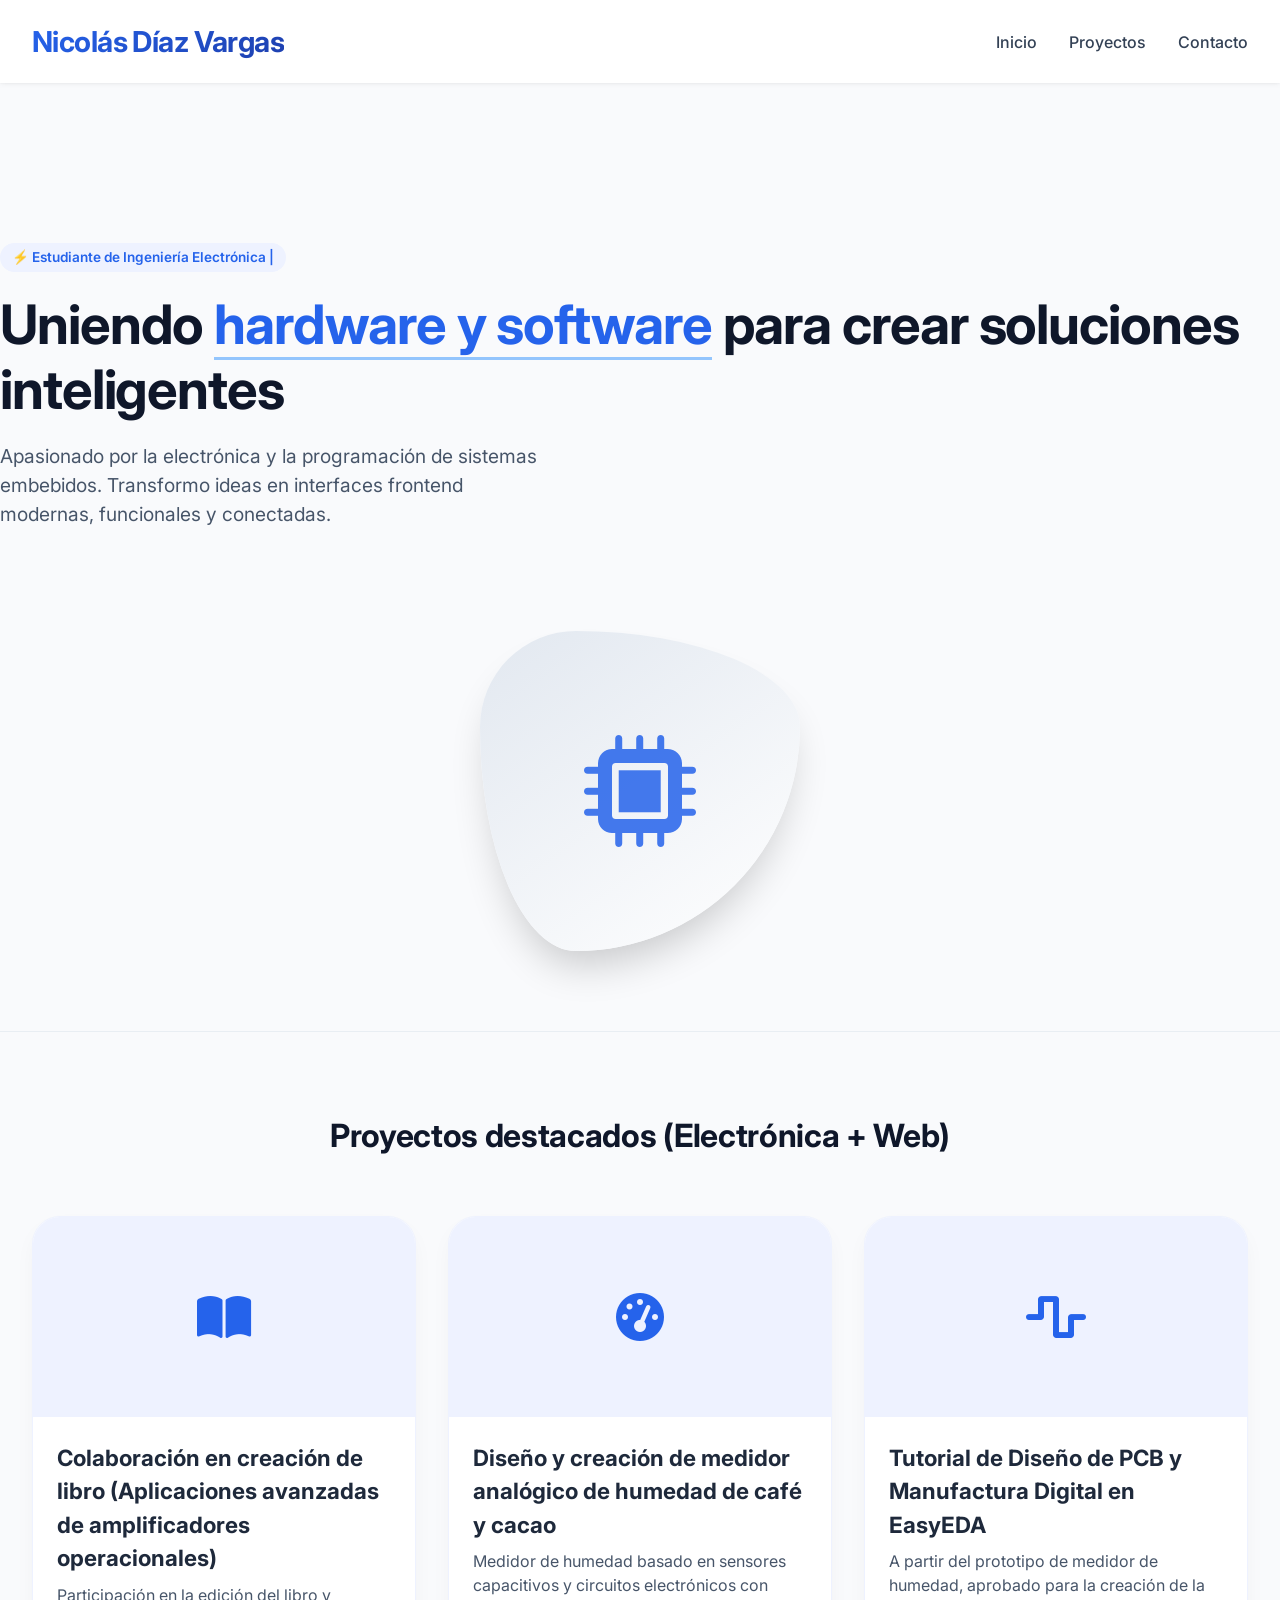
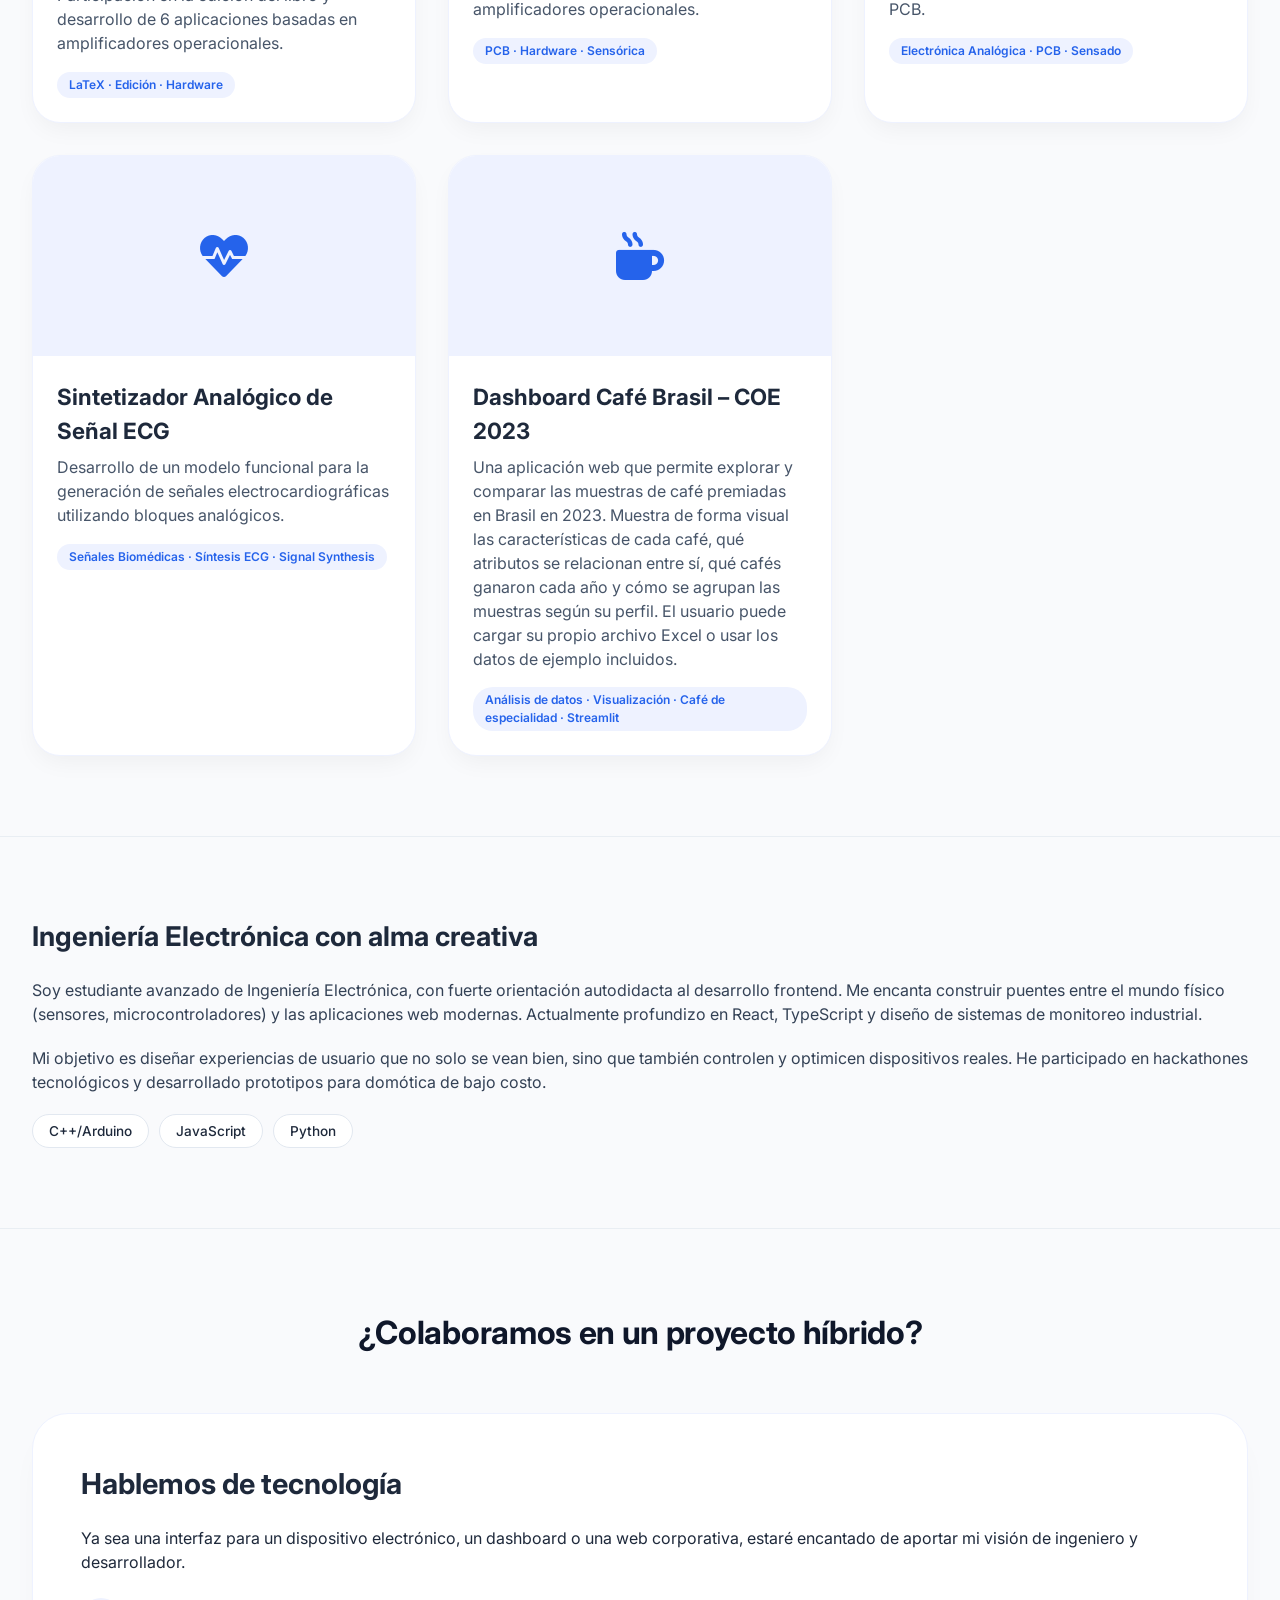
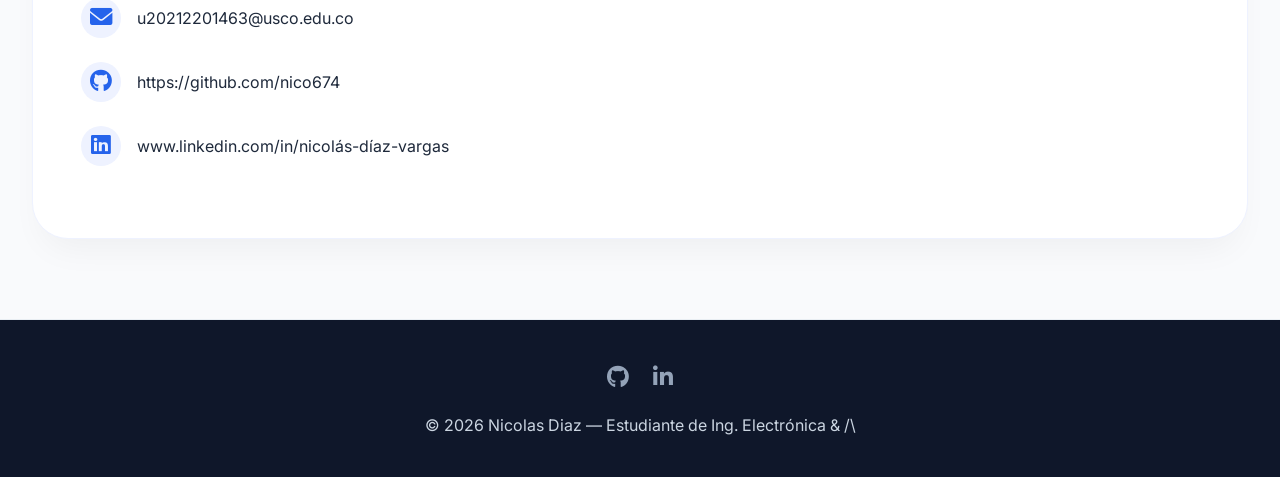
<file: index.html>
<!DOCTYPE html>
<html lang="es">
<head>
  <meta charset="UTF-8">
  <meta name="viewport" content="width=device-width, initial-scale=1.0, viewport-fit=cover">
  <title>Ing. Electrónica | Portafolio Frontend</title>
  <!-- Google Fonts + Font Awesome -->
  <link href="https://fonts.googleapis.com/css2?family=Inter:opsz,wght@14..32,300;14..32,400;14..32,500;14..32,600;14..32,700&display=swap" rel="stylesheet">
  <link rel="stylesheet" href="main.css">
  <link rel="stylesheet" href="https://cdnjs.cloudflare.com/ajax/libs/font-awesome/6.0.0-beta3/css/all.min.css">
 
</head>
<body>

<header>
  <div class="container">
    <div class="navbar">
      <div class="logo">Nicolás Díaz Vargas </div>
      <ul class="nav-links">
        <li><a href="#inicio">Inicio</a></li>
       <!-- <li><a href="#servicios">Enfoque</a></li>-->
        <li><a href="#proyectos">Proyectos</a></li>
        <li><a href="#contacto">Contacto</a></li>
      </ul>
      <!-- <button class="btn-outline" id="navContactBtn">Conectar</button> -->
    </div>
  </div>
</header>

<main>
  <section id="inicio">
    <div class="container hero">
      <div class="hero-content">
        <span class="hero-badge">⚡ Estudiante de Ingeniería Electrónica | </span>
        <h1>Uniendo <span class="hero-highlight">hardware y software</span> para crear soluciones inteligentes</h1>
        <p class="hero-desc">Apasionado por la electrónica y la programación de sistemas embebidos. Transformo ideas en interfaces frontend modernas, funcionales y conectadas.</p>
        <!--<div class="hero-buttons">
          <button class="btn-primary" id="heroContactBtn">Ver proyectos <i class="fas fa-arrow-right" style="margin-left: 8px;"></i></button>
          <button class="btn-secondary" id="heroAboutBtn">Mi formación</button>-->
        </div>
      </div>
      <div class="hero-image">
        <div class="avatar-placeholder">
          <i class="fas fa-microchip"></i>
        </div>
      </div>
    </div>
  </section>
<!--
  <section id="servicios">
    <div class="container">
      <h2 class="section-title">Dónde confluyen la electrónica y el frontend</h2>
      <div class="services-grid">
        <div class="service-card">
          <div class="service-icon"><i class="fas fa-laptop-code"></i></div>
          <h3>Desarrollo Frontend</h3>
          <p>HTML5, CSS3, JavaScript, React y Vue. Interfaces responsivas, accesibles y optimizadas.</p>
        </div>
        <div class="service-card">
          <div class="service-icon"><i class="fas fa-microchip"></i></div>
          <h3>IoT & Dashboards</h3>
          <p>Visualización de datos de sensores en tiempo real, integración con hardware y APIs.</p>
        </div>
        <div class="service-card">
          <div class="service-icon"><i class="fas fa-chalkboard-user"></i></div>
          <h3>Prototipado Rápido</h3>
          <p>Diseño de UI/UX para sistemas embebidos, monitoreo industrial y dispositivos médicos.</p>
        </div>
      </div>
    </div>
  </section>
-->
 <section id="proyectos">
  <div class="container">
    <h2 class="section-title">Proyectos destacados (Electrónica + Web)</h2>

    <div class="projects-grid">

      <!-- Proyecto 1 -->
      <div class="project-item" onclick="window.location.href='proyecto1-detalle.html'">
        <div class="project-img">
          <i class="fas fa-book-open"></i>
        </div>

        <div class="project-info">
          <h3>Colaboración en creación de libro (Aplicaciones avanzadas de amplificadores operacionales)</h3>

          <p>
            Participación en la edición del libro y desarrollo de 6 aplicaciones
            basadas en amplificadores operacionales.
          </p>

          <span class="project-tag">
            LaTeX · Edición · Hardware
          </span>
        </div>
      </div>

      <!-- Proyecto 2 -->
      <div class="project-item" onclick="window.location.href='proyecto2-detalle.html'">
        <div class="project-img">
          <i class="fas fa-tachometer-alt"></i>
        </div>

        <div class="project-info">
          <h3>Diseño y creación de medidor analógico de humedad de café y cacao</h3>

          <p>
            Medidor de humedad basado en sensores capacitivos y circuitos electrónicos
            con amplificadores operacionales.
          </p>

          <span class="project-tag">
            PCB · Hardware · Sensórica
          </span>
        </div>
      </div>

      <!-- Proyecto 3 -->
      <div class="project-item" onclick="window.location.href='proyecto3-detalle.html'">
        <div class="project-img">
          <i class="fas fa-wave-square"></i>
        </div>

        <div class="project-info">
          <h3>Tutorial de Diseño de PCB y Manufactura Digital en EasyEDA</h3>

          <p>
            A partir del prototipo de medidor de humedad, aprobado para la creación
            de la PCB.
          </p>

          <span class="project-tag">
            Electrónica Analógica · PCB · Sensado
          </span>
        </div>
      </div>

      <!-- Proyecto 4 -->
      <div class="project-item" onclick="window.location.href='proyecto4-detalle.html'">
        <div class="project-img">
          <i class="fas fa-heartbeat"></i>
        </div>

        <div class="project-info">
          <h3>Sintetizador Analógico de Señal ECG</h3>

          <p>
            Desarrollo de un modelo funcional para la generación de señales
            electrocardiográficas utilizando bloques analógicos.
          </p>

          <span class="project-tag">
            Señales Biomédicas · Síntesis ECG · Signal Synthesis
          </span>
        </div>
      </div>
      
      <!-- Proyecto 5-->

      <div class="project-item" onclick="window.open('https://coffeanajuan.streamlit.app', '_blank')">
      <div class="project-img">
        <i class="fas fa-mug-hot"></i>
      </div>

  <div class="project-info">
    <h3>Dashboard Café Brasil – COE 2023</h3>

    <p>
      Una aplicación web que permite explorar y comparar las muestras de
      café premiadas en Brasil en 2023. Muestra de forma visual las
      características de cada café, qué atributos se relacionan entre sí,
      qué cafés ganaron cada año y cómo se agrupan las muestras según su
      perfil. El usuario puede cargar su propio archivo Excel o usar los
      datos de ejemplo incluidos.
    </p>

    <span class="project-tag">
      Análisis de datos · Visualización · Café de especialidad · Streamlit
    </span>
  </div>
</div>
  </div>
</section>

  <section id="about">
    <div class="container">
      <div class="about-wrapper">
        <div class="about-text">
          <h3>Ingeniería Electrónica con alma creativa</h3>
          <p>Soy estudiante avanzado de Ingeniería Electrónica, con fuerte orientación autodidacta al desarrollo frontend. Me encanta construir puentes entre el mundo físico (sensores, microcontroladores) y las aplicaciones web modernas. Actualmente profundizo en React, TypeScript y diseño de sistemas de monitoreo industrial.</p>
          <p>Mi objetivo es diseñar experiencias de usuario que no solo se vean bien, sino que también controlen y optimicen dispositivos reales. He participado en hackathones tecnológicos y desarrollado prototipos para domótica de bajo costo.</p>
          <div class="skill-badge">
            <span>C++/Arduino</span>
            <span>JavaScript</span>
            <span>Python</span>
          <!--  
            <span>React</span>
            <span>Tailwind CSS</span>
            <span>Node.js</span>
            -->
          </div>
        </div>
       <!-- <div class="about-stats">
          <div class="stat-number">--</div>
          <p>Proyectos integrados (IoT + Web)</p>
          <div class="stat-number" style="margin-top: 24px;">--</div>
          <p>Hackathones ganados en UI/UX técnica</p>
          <div class="stat-number" style="margin-top: 24px;">--</div>
          <p>Años de experiencia en frontend</p>
        </div>-->
      </div>
    </div>
  </section>

  <section id="contacto">
    <div class="container">
      <h2 class="section-title">¿Colaboramos en un proyecto híbrido?</h2>
      <div class="contact-flex">
        <div class="contact-info">
          <h3>Hablemos de tecnología</h3>
          <p>Ya sea una interfaz para un dispositivo electrónico, un dashboard o una web corporativa, estaré encantado de aportar mi visión de ingeniero y desarrollador.</p>
          <div class="contact-detail">
            <i class="fas fa-envelope"></i>
            <span>u20212201463@usco.edu.co</span>
          </div>
          <div class="contact-detail">
            <i class="fab fa-github"></i>
            <span>https://github.com/nico674</span>
          </div>
          <div class="contact-detail">
            <i class="fab fa-linkedin"></i>
            <span>www.linkedin.com/in/nicolás-díaz-vargas</span>
          </div>
        </div>
<!--
        <form id="contactForm" class="contact-form">
          <input type="text" placeholder="Nombre completo" id="nameInput" required>
          <input type="email" placeholder="Correo electrónico" id="emailInput" required>
          <textarea rows="4" placeholder="Cuéntame tu idea o proyecto..." id="msgInput" required></textarea>
          <button type="submit" id="submitBtn">Enviar mensaje <i class="fas fa-paper-plane"></i></button>
          <div class="form-message" id="formFeedback"></div>
        </form>
    -->  
      </div>
    </div>
  </section>
</main>

<footer>
  <div class="container">
    <div class="social-icons">
      <a href="https://github.com/nico674" aria-label="GitHub"><i class="fab fa-github"></i></a>
      <a href="https://www.linkedin.com/in/nicolás-díaz-vargas" aria-label="LinkedIn"><i class="fab fa-linkedin-in"></i></a>
      <!-- <a href="#" aria-label="Twitter"><i class="fab fa-twitter"></i></a> -->
    </div>
    <p>© 2026 Nicolas Diaz — Estudiante de Ing. Electrónica & /\</p>
  </div>
</footer>

<script>
 src="main.js"
</script>
</body>
</html>
</file>
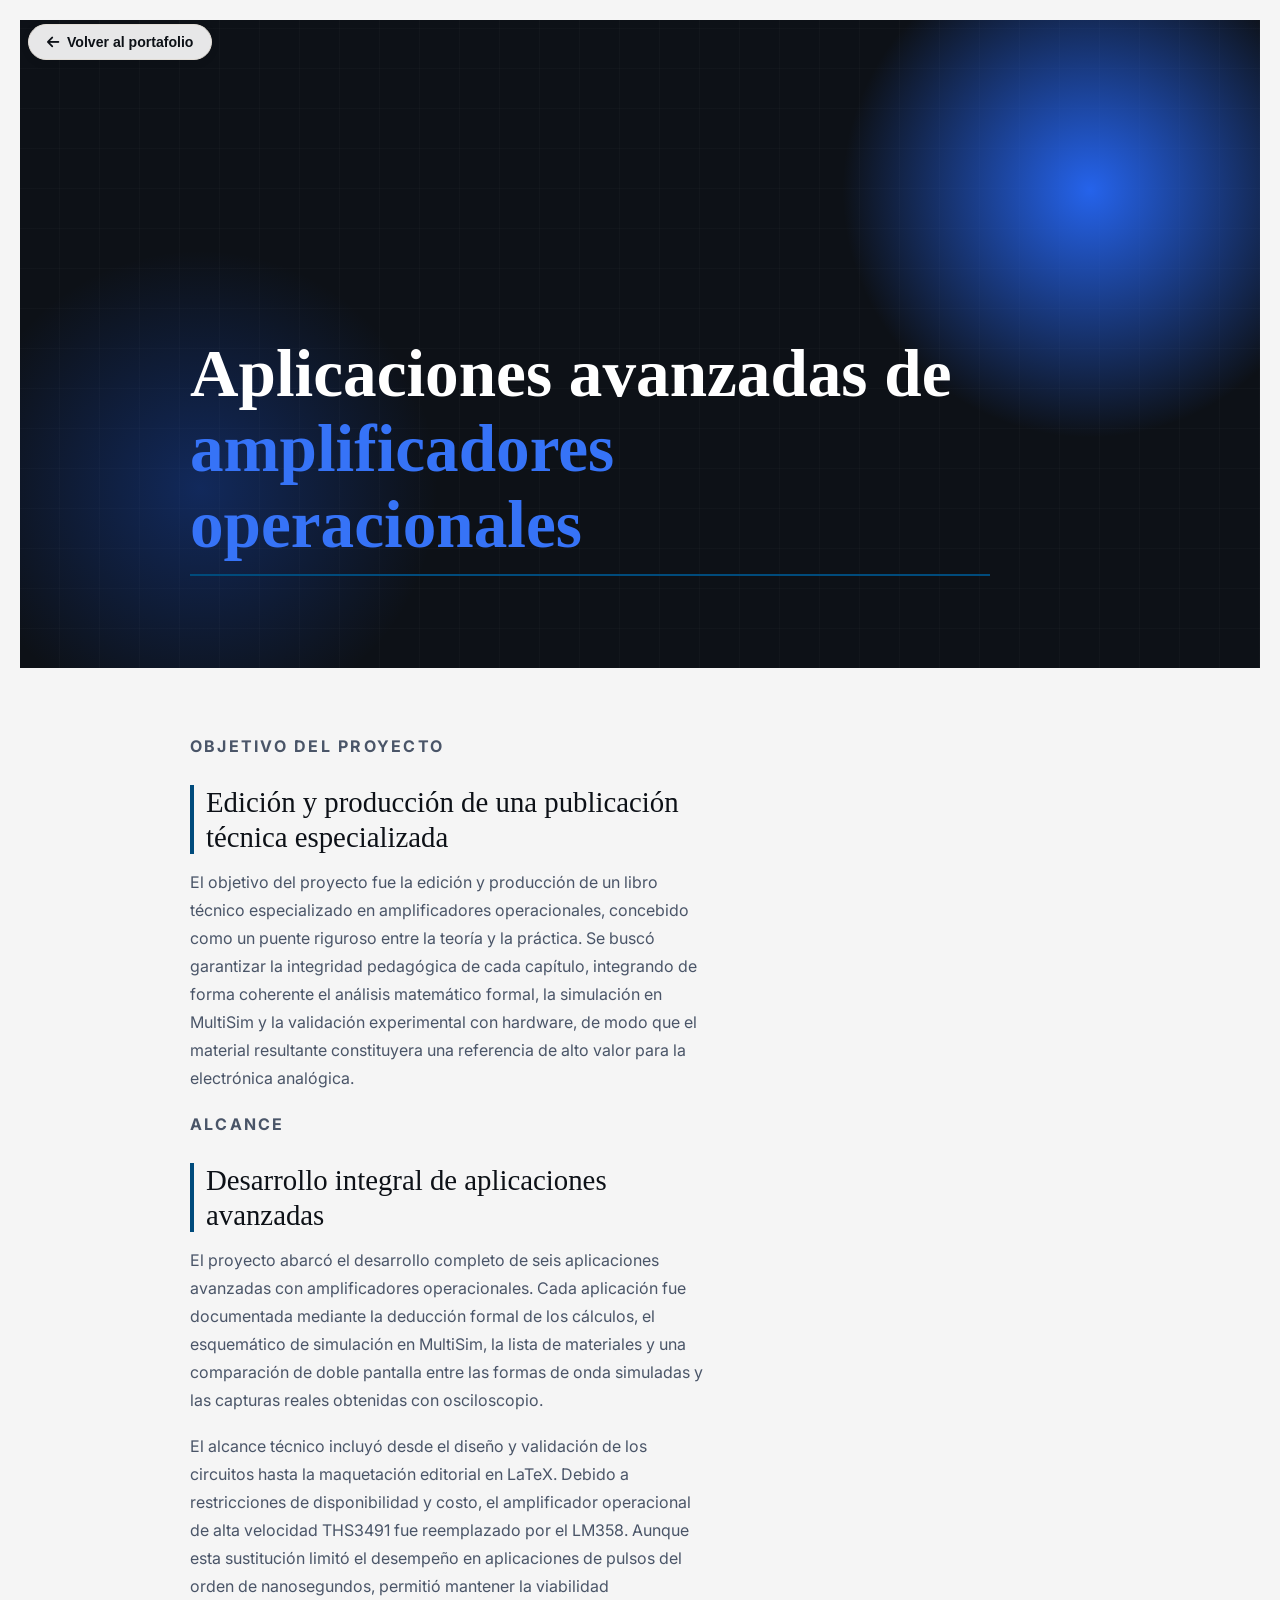
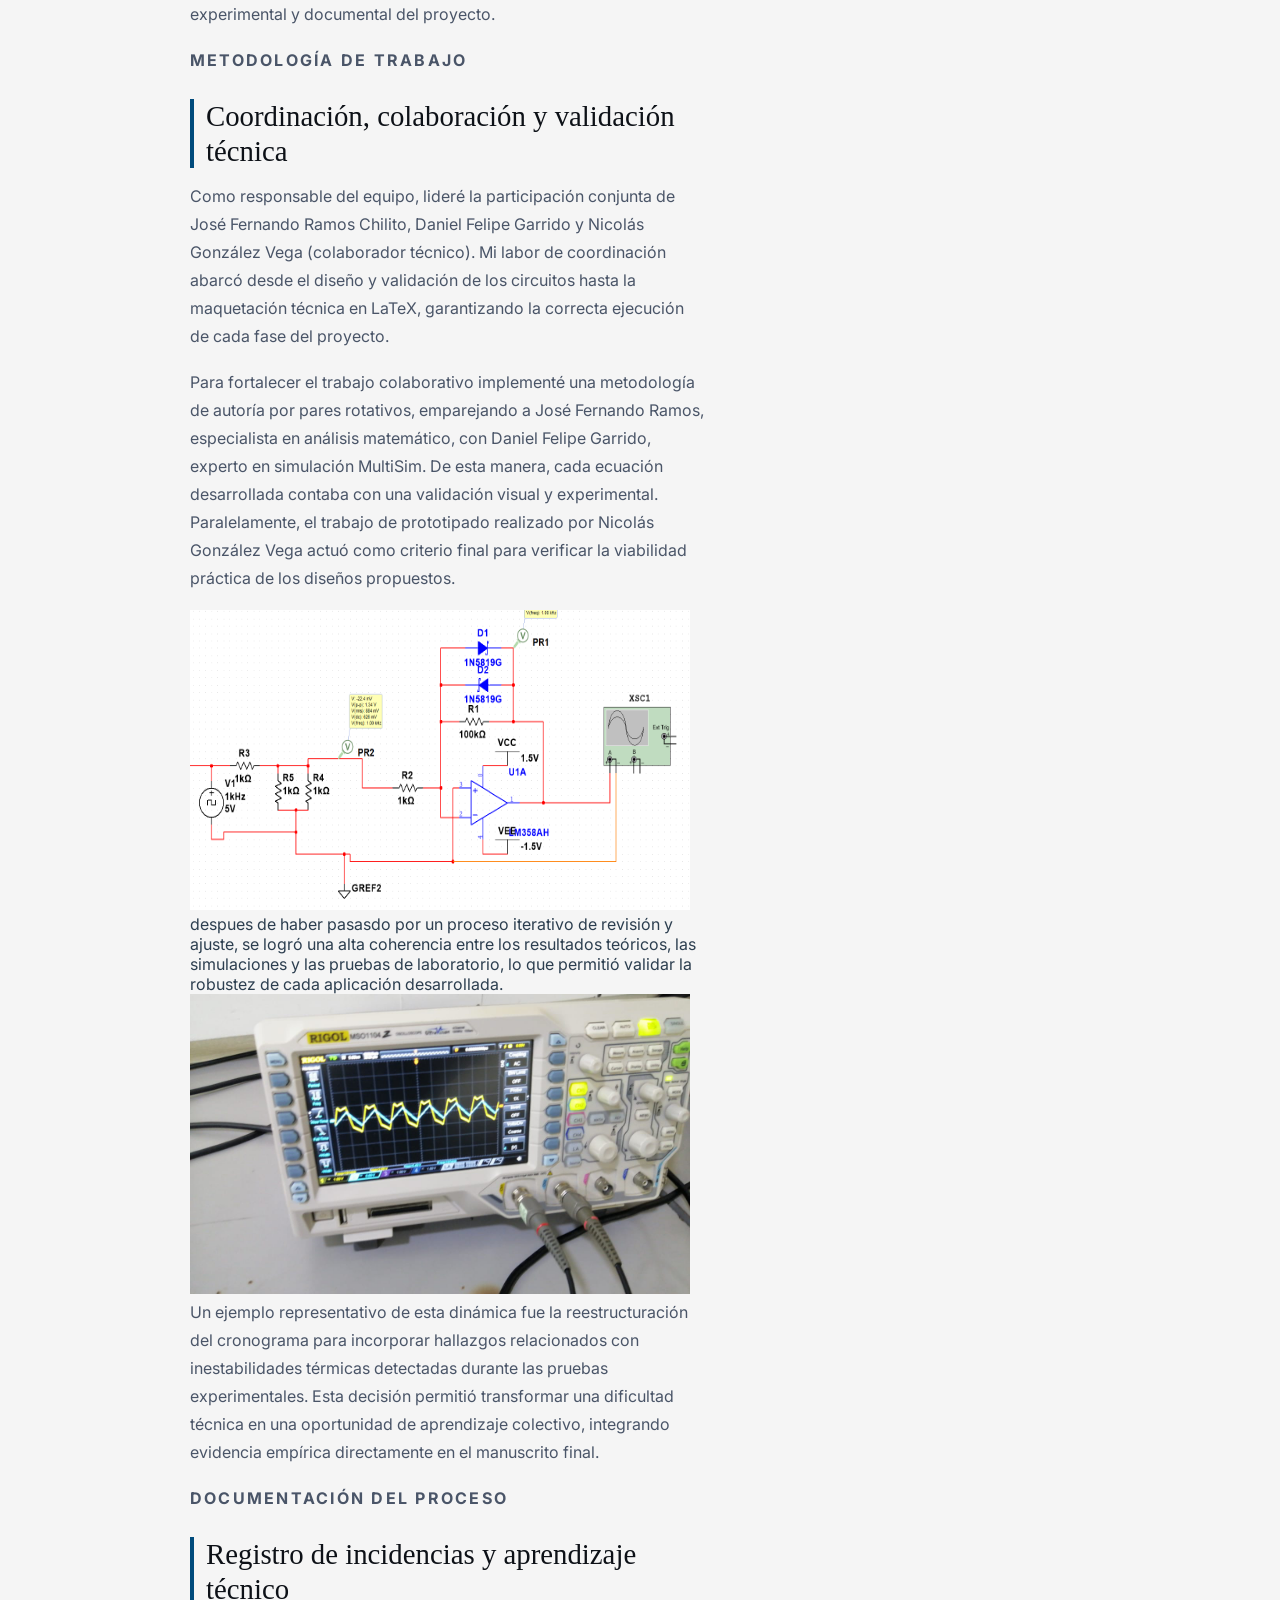
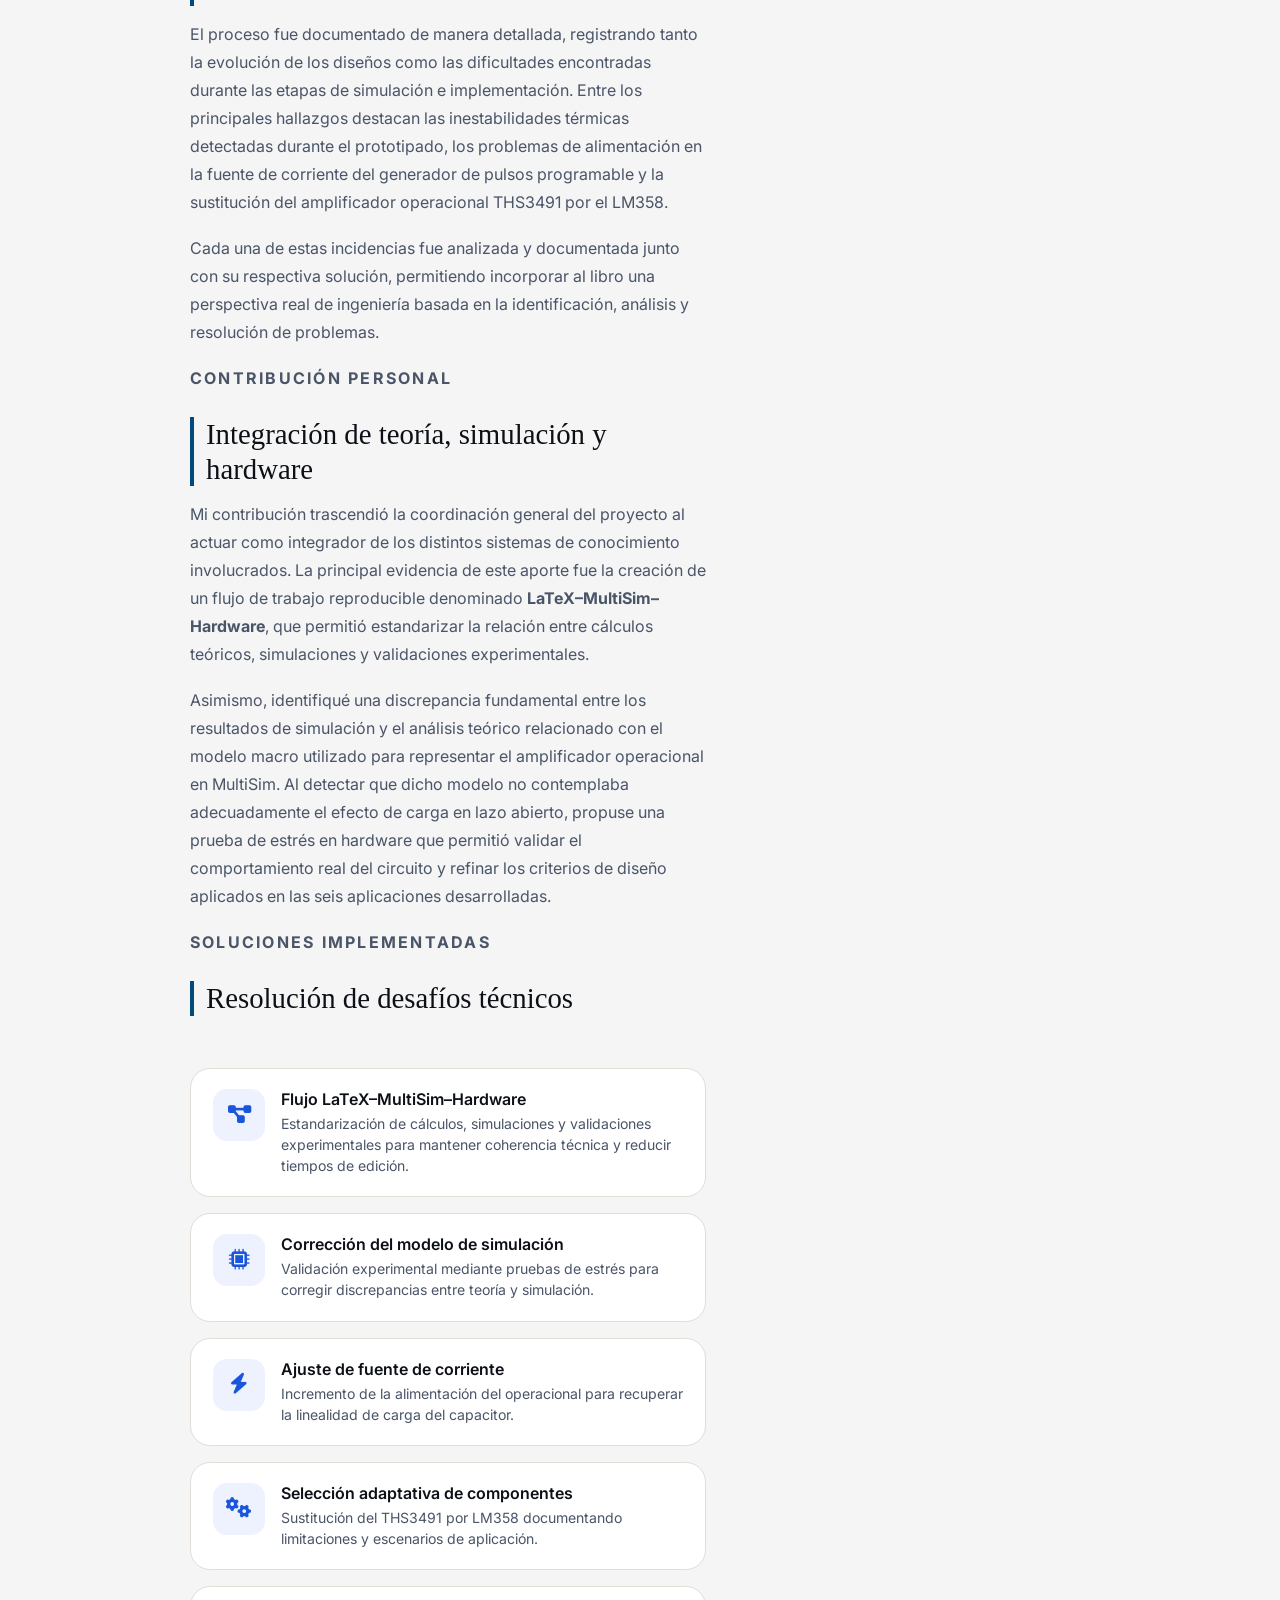
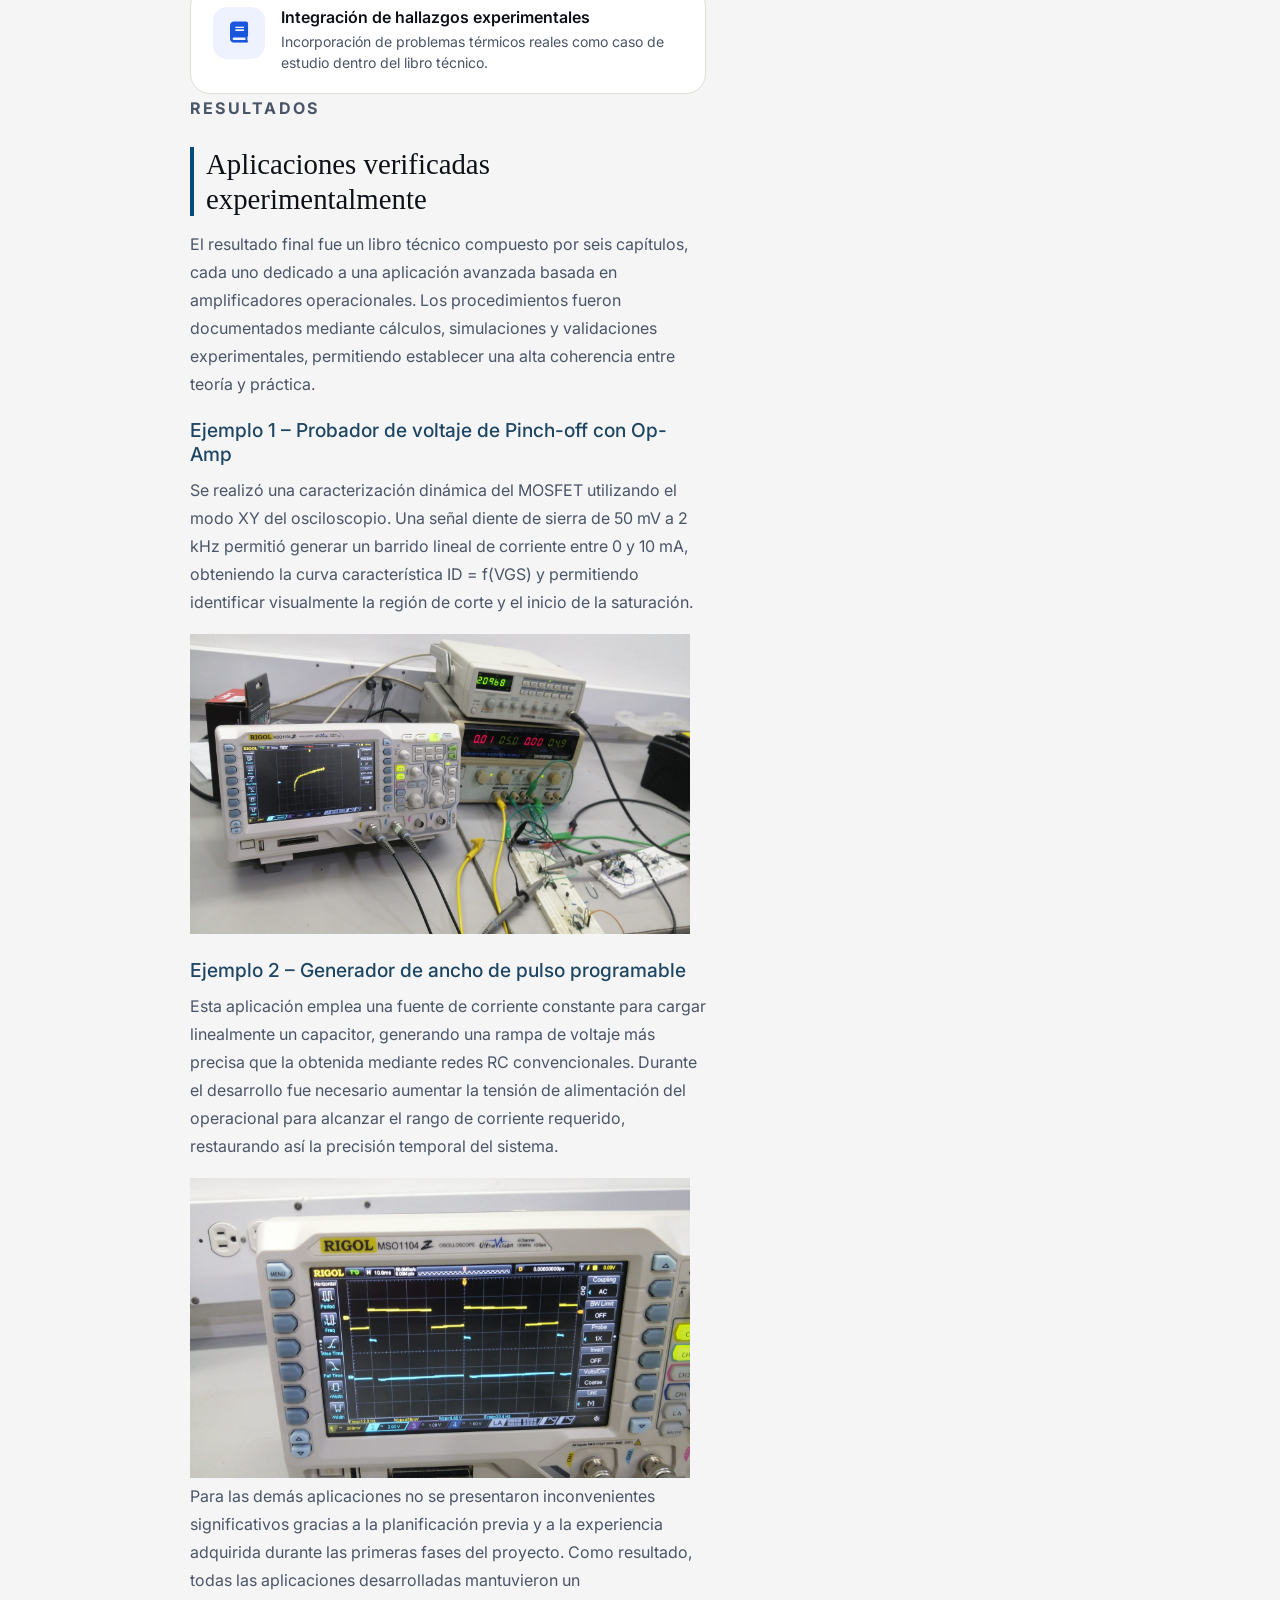
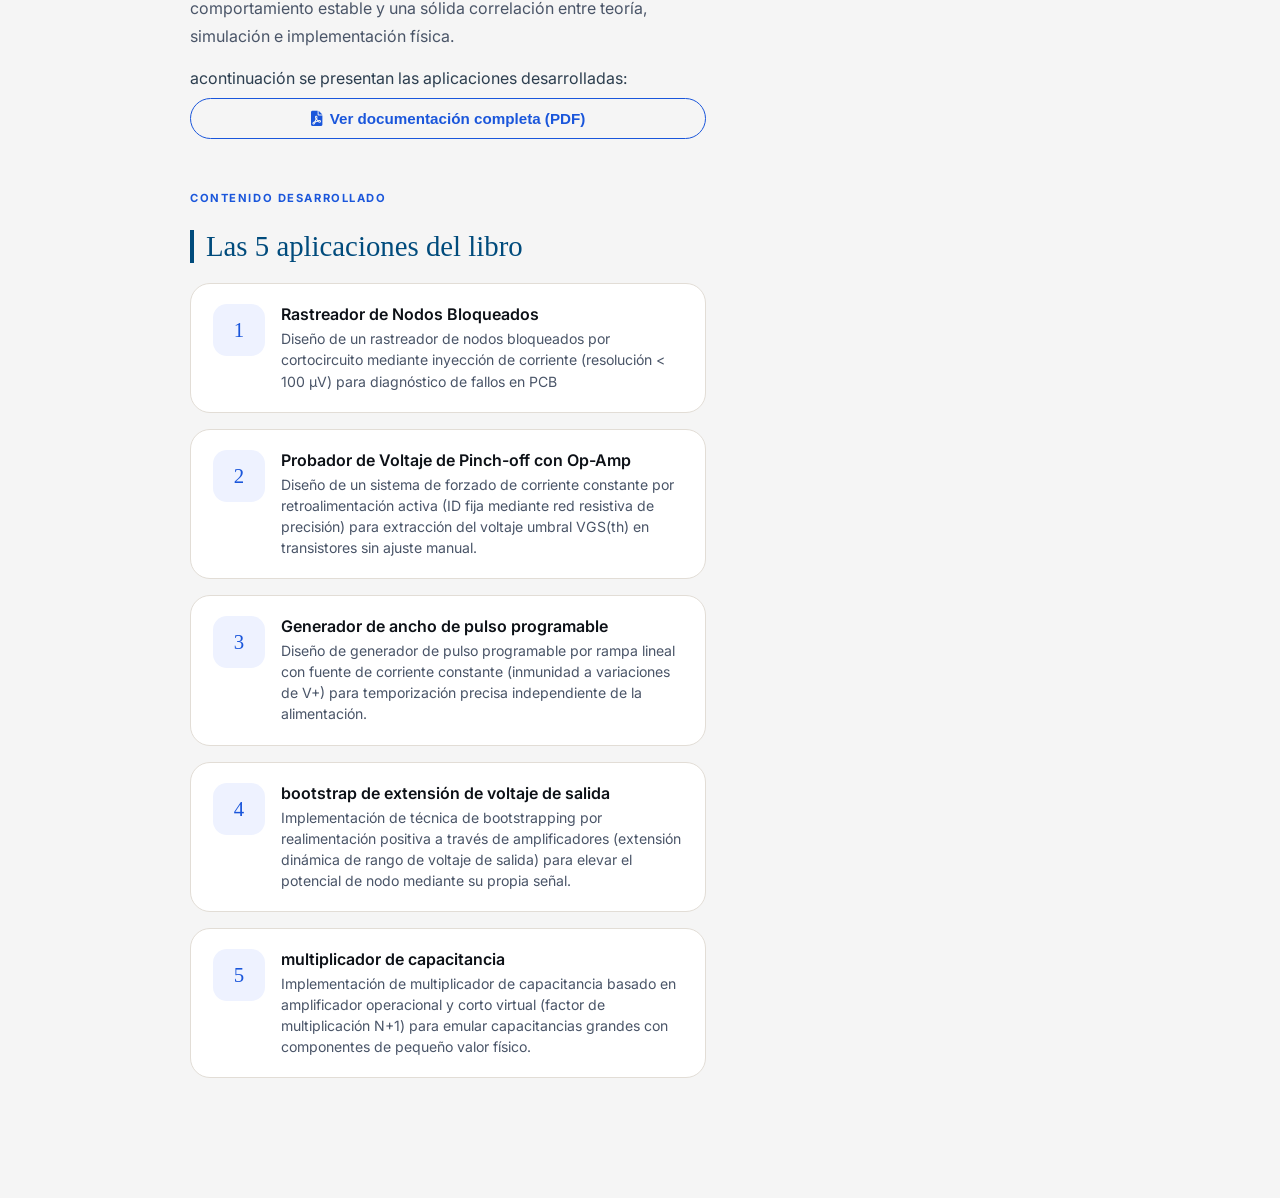
<file: proyecto1-detalle.html>
<!DOCTYPE html>
<html lang="es">
<head>
  <meta charset="UTF-8">
  <meta name="viewport" content="width=device-width, initial-scale=1.0">
  <link href="https://fonts.googleapis.com/css2?family=Inter:opsz,wght@14..32,400;14..32,500;14..32,600;14..32,700&display=swap" rel="stylesheet">
  <link rel="stylesheet" href="https://cdnjs.cloudflare.com/ajax/libs/font-awesome/6.0.0-beta3/css/all.min.css">
    <link rel="stylesheet" href="proyecto1.css">
    </head>


  <a class="back-btn" href="index.html" id="backBtn">
    <i class="fas fa-arrow-left"></i> Volver al portafolio
  </a>

  <!-- HERO -->
  <section class="hero">
    <div class="hero-bg"></div>
    <div class="hero-glow"></div>
    <div class="hero-content">
     <!-- <div class="category-pill">
        <i class="fas fa-book-open"></i>
        Publicación técnica · Electrónica analógica
      </div>-->
      <h1 class="hero-title">
        Aplicaciones avanzadas de<br>
        <span class="hero-highlight">amplificadores operacionales</span>
      </h1>
    <!--<div class="hero-meta">
        <div class="meta-item"><i class="fas fa-calendar-alt"></i> 2026</div>
        <div class="meta-item"><i class="fas fa-users"></i> Colaboración editorial</div>
        <div class="meta-item"><i class="fas fa-microchip"></i> 6 aplicaciones desarrolladas</div>
        <div class="meta-item"><i class="fas fa-file-alt"></i> LaTeX · MultiSim · Hardware</div>
      </div>-->
    </div>
  </section>

  <!-- CONTENT -->
  <div class="content-wrap">

    <!-- MAIN COLUMN -->
    <main>


<div class="prose">

    <p class="section-label">Objetivo del proyecto</p>
    <h2>Edición y producción de una publicación técnica especializada</h2>

    <p>
        El objetivo del proyecto fue la edición y producción de un libro técnico especializado en amplificadores operacionales,
        concebido como un puente riguroso entre la teoría y la práctica. Se buscó garantizar la integridad pedagógica de cada
        capítulo, integrando de forma coherente el análisis matemático formal, la simulación en MultiSim y la validación
        experimental con hardware, de modo que el material resultante constituyera una referencia de alto valor para la
        electrónica analógica.
    </p>

    <p class="section-label">Alcance</p>
    <h2>Desarrollo integral de aplicaciones avanzadas</h2>

    <p>
        El proyecto abarcó el desarrollo completo de seis aplicaciones avanzadas con amplificadores operacionales.
        Cada aplicación fue documentada mediante la deducción formal de los cálculos, el esquemático de simulación en
        MultiSim, la lista de materiales y una comparación de doble pantalla entre las formas de onda simuladas y las
        capturas reales obtenidas con osciloscopio.
    </p>

    <p>
        El alcance técnico incluyó desde el diseño y validación de los circuitos hasta la maquetación editorial en LaTeX.
        Debido a restricciones de disponibilidad y costo, el amplificador operacional de alta velocidad THS3491 fue
        reemplazado por el LM358. Aunque esta sustitución limitó el desempeño en aplicaciones de pulsos del orden de
        nanosegundos, permitió mantener la viabilidad experimental y documental del proyecto.
    </p>

    <p class="section-label">Metodología de trabajo</p>
    <h2>Coordinación, colaboración y validación técnica</h2>

    <p>
        Como responsable del equipo, lideré la participación conjunta de José Fernando Ramos Chilito, Daniel Felipe Garrido
        y Nicolás González Vega (colaborador técnico). Mi labor de coordinación abarcó desde el diseño y validación de los
        circuitos hasta la maquetación técnica en LaTeX, garantizando la correcta ejecución de cada fase del proyecto.
    </p>

    <p>
        Para fortalecer el trabajo colaborativo implementé una metodología de autoría por pares rotativos, emparejando a
        José Fernando Ramos, especialista en análisis matemático, con Daniel Felipe Garrido, experto en simulación
        MultiSim. De esta manera, cada ecuación desarrollada contaba con una validación visual y experimental.
        Paralelamente, el trabajo de prototipado realizado por Nicolás González Vega actuó como criterio final para
        verificar la viabilidad práctica de los diseños propuestos.
    </p>


    <div class="circuit-illustration">
          <img src="img/rastreador nodos.png" alt="Diagrama del circuito generador de señales ECG" width="500" height="300">
        </div>
 despues de haber pasasdo por un proceso iterativo de revisión y ajuste, se logró una alta coherencia entre los resultados teóricos, 
 las simulaciones y las pruebas de laboratorio, lo que permitió validar la robustez de cada aplicación desarrollada.
        <div class="circuit-illustration">
          <img src="img/optimas condiciones.jpeg" alt="Diagrama del circuito generador de señales ECG" width="500" height="300">
        </div>

    <p>
        Un ejemplo representativo de esta dinámica fue la reestructuración del cronograma para incorporar hallazgos
        relacionados con inestabilidades térmicas detectadas durante las pruebas experimentales. Esta decisión permitió
        transformar una dificultad técnica en una oportunidad de aprendizaje colectivo, integrando evidencia empírica
        directamente en el manuscrito final.
    </p>

    <p class="section-label">Documentación del proceso</p>
    <h2>Registro de incidencias y aprendizaje técnico</h2>

    <p>
        El proceso fue documentado de manera detallada, registrando tanto la evolución de los diseños como las dificultades
        encontradas durante las etapas de simulación e implementación. Entre los principales hallazgos destacan las
        inestabilidades térmicas detectadas durante el prototipado, los problemas de alimentación en la fuente de corriente
        del generador de pulsos programable y la sustitución del amplificador operacional THS3491 por el LM358.
    </p>

    <p>
        Cada una de estas incidencias fue analizada y documentada junto con su respectiva solución, permitiendo incorporar
        al libro una perspectiva real de ingeniería basada en la identificación, análisis y resolución de problemas.
    </p>

    <p class="section-label">Contribución personal</p>
    <h2>Integración de teoría, simulación y hardware</h2>

    <p>
        Mi contribución trascendió la coordinación general del proyecto al actuar como integrador de los distintos sistemas
        de conocimiento involucrados. La principal evidencia de este aporte fue la creación de un flujo de trabajo
        reproducible denominado <strong>LaTeX–MultiSim–Hardware</strong>, que permitió estandarizar la relación entre
        cálculos teóricos, simulaciones y validaciones experimentales.
    </p>

    <p>
        Asimismo, identifiqué una discrepancia fundamental entre los resultados de simulación y el análisis teórico
        relacionado con el modelo macro utilizado para representar el amplificador operacional en MultiSim. Al detectar
        que dicho modelo no contemplaba adecuadamente el efecto de carga en lazo abierto, propuse una prueba de estrés
        en hardware que permitió validar el comportamiento real del circuito y refinar los criterios de diseño aplicados
        en las seis aplicaciones desarrolladas.
    </p>

    <p class="section-label">Soluciones implementadas</p>
    <h2>Resolución de desafíos técnicos</h2>

</div>

<div class="apps-block">
    <div class="app-list">

        <div class="app-card">
            <div class="app-num"><i class="fas fa-project-diagram"></i></div>
            <div>
                <div class="app-name">Flujo LaTeX–MultiSim–Hardware</div>
                <div class="app-desc">
                    Estandarización de cálculos, simulaciones y validaciones experimentales para mantener coherencia
                    técnica y reducir tiempos de edición.
                </div>
            </div>
        </div>

        <div class="app-card">
            <div class="app-num"><i class="fas fa-microchip"></i></div>
            <div>
                <div class="app-name">Corrección del modelo de simulación</div>
                <div class="app-desc">
                    Validación experimental mediante pruebas de estrés para corregir discrepancias entre teoría y simulación.
                </div>
            </div>
        </div>

        <div class="app-card">
            <div class="app-num"><i class="fas fa-bolt"></i></div>
            <div>
                <div class="app-name">Ajuste de fuente de corriente</div>
                <div class="app-desc">
                    Incremento de la alimentación del operacional para recuperar la linealidad de carga del capacitor.
                </div>
            </div>
        </div>

        <div class="app-card">
            <div class="app-num"><i class="fas fa-cogs"></i></div>
            <div>
                <div class="app-name">Selección adaptativa de componentes</div>
                <div class="app-desc">
                    Sustitución del THS3491 por LM358 documentando limitaciones y escenarios de aplicación.
                </div>
            </div>
        </div>

        <div class="app-card">
            <div class="app-num"><i class="fas fa-book"></i></div>
            <div>
                <div class="app-name">Integración de hallazgos experimentales</div>
                <div class="app-desc">
                    Incorporación de problemas térmicos reales como caso de estudio dentro del libro técnico.
                </div>
            </div>
        </div>

    </div>
</div>

<div class="prose">

    <p class="section-label">Resultados</p>
    <h2>Aplicaciones verificadas experimentalmente</h2>

    <p>
        El resultado final fue un libro técnico compuesto por seis capítulos, cada uno dedicado a una aplicación avanzada
        basada en amplificadores operacionales. Los procedimientos fueron documentados mediante cálculos, simulaciones y
        validaciones experimentales, permitiendo establecer una alta coherencia entre teoría y práctica.
    </p>

    <h3>Ejemplo 1 – Probador de voltaje de Pinch-off con Op-Amp</h3>

    <p>
        Se realizó una caracterización dinámica del MOSFET utilizando el modo XY del osciloscopio. Una señal diente de
        sierra de 50 mV a 2 kHz permitió generar un barrido lineal de corriente entre 0 y 10 mA, obteniendo la curva
        característica ID = f(VGS) y permitiendo identificar visualmente la región de corte y el inicio de la saturación.
    </p>

 <div class="circuit-illustration">
          <img src="img/curva caracteristica mosfet.jpeg" alt="Diagrama del circuito generador de señales ECG" width="500" height="300">
        </div>

    <h3>Ejemplo 2 – Generador de ancho de pulso programable</h3>

    <p>
        Esta aplicación emplea una fuente de corriente constante para cargar linealmente un capacitor, generando una
        rampa de voltaje más precisa que la obtenida mediante redes RC convencionales. Durante el desarrollo fue necesario
        aumentar la tensión de alimentación del operacional para alcanzar el rango de corriente requerido, restaurando
        así la precisión temporal del sistema.
    </p>
 <div class="circuit-illustration">
          <img src="img/anchopulsoP.jpeg" alt="Diagrama del circuito generador de señales ECG" width="500" height="300">
        </div>
    <p>
        Para las demás aplicaciones no se presentaron inconvenientes significativos gracias a la planificación previa y
        a la experiencia adquirida durante las primeras fases del proyecto. Como resultado, todas las aplicaciones
        desarrolladas mantuvieron un comportamiento estable y una sólida correlación entre teoría, simulación e
        implementación física.
    </p>

</div>

      
      <p> acontinuación se presentan las aplicaciones desarrolladas:</p>
      <!-- Circuit mockup (SVG illustration) -->
      <a href="Libro_electrónica_análoga_3__Copy_.pdf" target="_blank" class="cta-btn-outline" id="btnExtracto">
    <i class="fas fa-file-pdf" style="margin-right:8px;"></i>Ver documentación completa (PDF)
</a>

      <!-- Applications -->
      <div class="apps-block">
        <p class="section-label">Contenido desarrollado</p>
        <h2 style="font-family:'DM Serif Display',serif;font-size:1.8rem;margin-bottom:14px;">Las 5 aplicaciones del libro</h2>
        <div class="app-list">
          <div class="app-card">
            <div class="app-num">1</div>
            <div>
              <div class="app-name">Rastreador de Nodos Bloqueados</div>
              <div class="app-desc">Diseño de un rastreador de nodos bloqueados por cortocircuito mediante inyección de corriente (resolución < 100 µV) para diagnóstico de fallos en PCB</div>
            </div>
          </div>
          <div class="app-card">
            <div class="app-num">2</div>
            <div>
              <div class="app-name">Probador de Voltaje de Pinch-off con Op-Amp</div>
              <div class="app-desc">Diseño de un sistema de forzado de corriente constante por retroalimentación activa (ID fija mediante red resistiva de precisión) para extracción del voltaje umbral VGS(th) en transistores sin ajuste manual.</div>
            </div>
          </div>
          <div class="app-card">
            <div class="app-num">3</div>
            <div>
              <div class="app-name">Generador de ancho de pulso programable</div>
              <div class="app-desc">Diseño de generador de pulso programable por rampa lineal con fuente de corriente constante (inmunidad a variaciones de V+) para temporización precisa independiente de la alimentación.</div>
            </div>
          </div>
          <div class="app-card">
            <div class="app-num">4</div>
            <div>
              <div class="app-name">bootstrap de extensión de voltaje de salida</div>
              <div class="app-desc">Implementación de técnica de bootstrapping por realimentación positiva a través de amplificadores (extensión dinámica de rango de voltaje de salida) para elevar el potencial de nodo mediante su propia señal.</div>
            </div>
          </div>
          <div class="app-card">
            <div class="app-num">5</div>
            <div>
              <div class="app-name">multiplicador de capacitancia</div>
              <div class="app-desc">Implementación de multiplicador de capacitancia basado en amplificador operacional y corto virtual (factor de multiplicación N+1) para emular capacitancias grandes con componentes de pequeño valor físico.</div>
            </div>
          </div>
        </div>
      </div>
</div>
      <!-- Simulations -->
<!--
      <div class="sim-block">
        <p class="section-label" style="margin-top:52px;">Metodología</p>
        <h2 style="font-family:'DM Serif Display',serif;font-size:1.8rem;margin-bottom:14px;">Proceso de validación</h2>
        <div class="sim-grid">
          <div class="sim-card">
            <div class="sim-icon"><i class="fas fa-wave-square"></i></div>
            <div class="sim-title">Simulación MultiSim</div>
            <div class="sim-sub">Análisis AC, DC y transitorio de cada circuito</div>
          </div>
          <div class="sim-card">
            <div class="sim-icon"><i class="fas fa-flask"></i></div>
            <div class="sim-title">Prototipado en laboratorio</div>
            <div class="sim-sub">Validación con componentes reales (LM741, TL071, LM324, LM358)</div>
          </div>
          <div class="sim-card">
            <div class="sim-icon"><i class="fas fa-chart-line"></i></div>
            <div class="sim-title">Capturas de osciloscopio</div>
            <div class="sim-sub">Evidencia fotográfica de respuesta en frecuencia y transitoria</div>
          </div>
          <div class="sim-card">
            <div class="sim-icon"><i class="fas fa-file-code"></i></div>
            <div class="sim-title">Maquetación en LaTeX</div>
            <div class="sim-sub">Ecuaciones, esquemáticos (CircuiTikZ) y gráficos vectoriales</div>
          </div>
        </div>
      </div>
-->
    </main>
  
    <!-- SIDEBAR -->
<!--
    <aside class="sidebar">

      <div class="side-card">
        <h4>Tecnologías y herramientas</h4>
        <div class="tags-wrap">
          <span class="tag">LaTeX</span>
          <span class="tag">MultiSim</span>
          <span class="tag">CircuiTikZ</span>
          <span class="tag">MATLAB</span>
          <span class="tag orange">LM741</span>
          <span class="tag orange">TL071</span>
          <span class="tag orange">LM324</span>
          <span class="tag orange">LM358</span>
          <span class="tag">Osciloscopio</span>
          <span class="tag">Generador de funciones</span>
        </div>
      </div>
      -->
      <!-- <div class="side-card">
        <h4>Datos del proyecto</h4>
        <div class="stat-row">
          <div class="stat-icon"><i class="fas fa-book"></i></div>
          <div>
            <div class="stat-label">Tipo</div>
            <div class="stat-val">Publicación técnica</div>
          </div>
        </div>
        <div class="stat-row">
          <div class="stat-icon"><i class="fas fa-layer-group"></i></div>
          <div>
            <div class="stat-label">Aplicaciones</div>
            <div class="stat-val">5 capítulos / circuitos</div>
          </div>
        </div>
        <div class="stat-row">
          <div class="stat-icon"><i class="fas fa-user-edit"></i></div>
          <div>
            <div class="stat-label">Rol</div>
            <div class="stat-val">Coautor & editor técnico</div>
          </div>
        </div>
        <div class="stat-row">
          <div class="stat-icon"><i class="fas fa-calendar"></i></div>
          <div>
            <div class="stat-label">Año</div>
            <div class="stat-val">2026</div>
          </div>
        </div>
      </div>
    -->
<!--
      <div class="side-card">
        <h4>¿Te interesa colaborar?</h4>
        <a href="index.html#contacto" class="cta-btn">
          <i class="fas fa-envelope" style="margin-right:8px;"></i>Escribir a Nicolas
        </a>
        
      </div>
    

    </aside>
-->
  </div>

  <script>
    // El botón "Volver" regresa al historial o a index.html
    document.getElementById('backBtn').addEventListener('click', function(e) {
      if (history.length > 1) {
        e.preventDefault();
        history.back();
      }
    });
  </script>

</body>
</html>
</file>
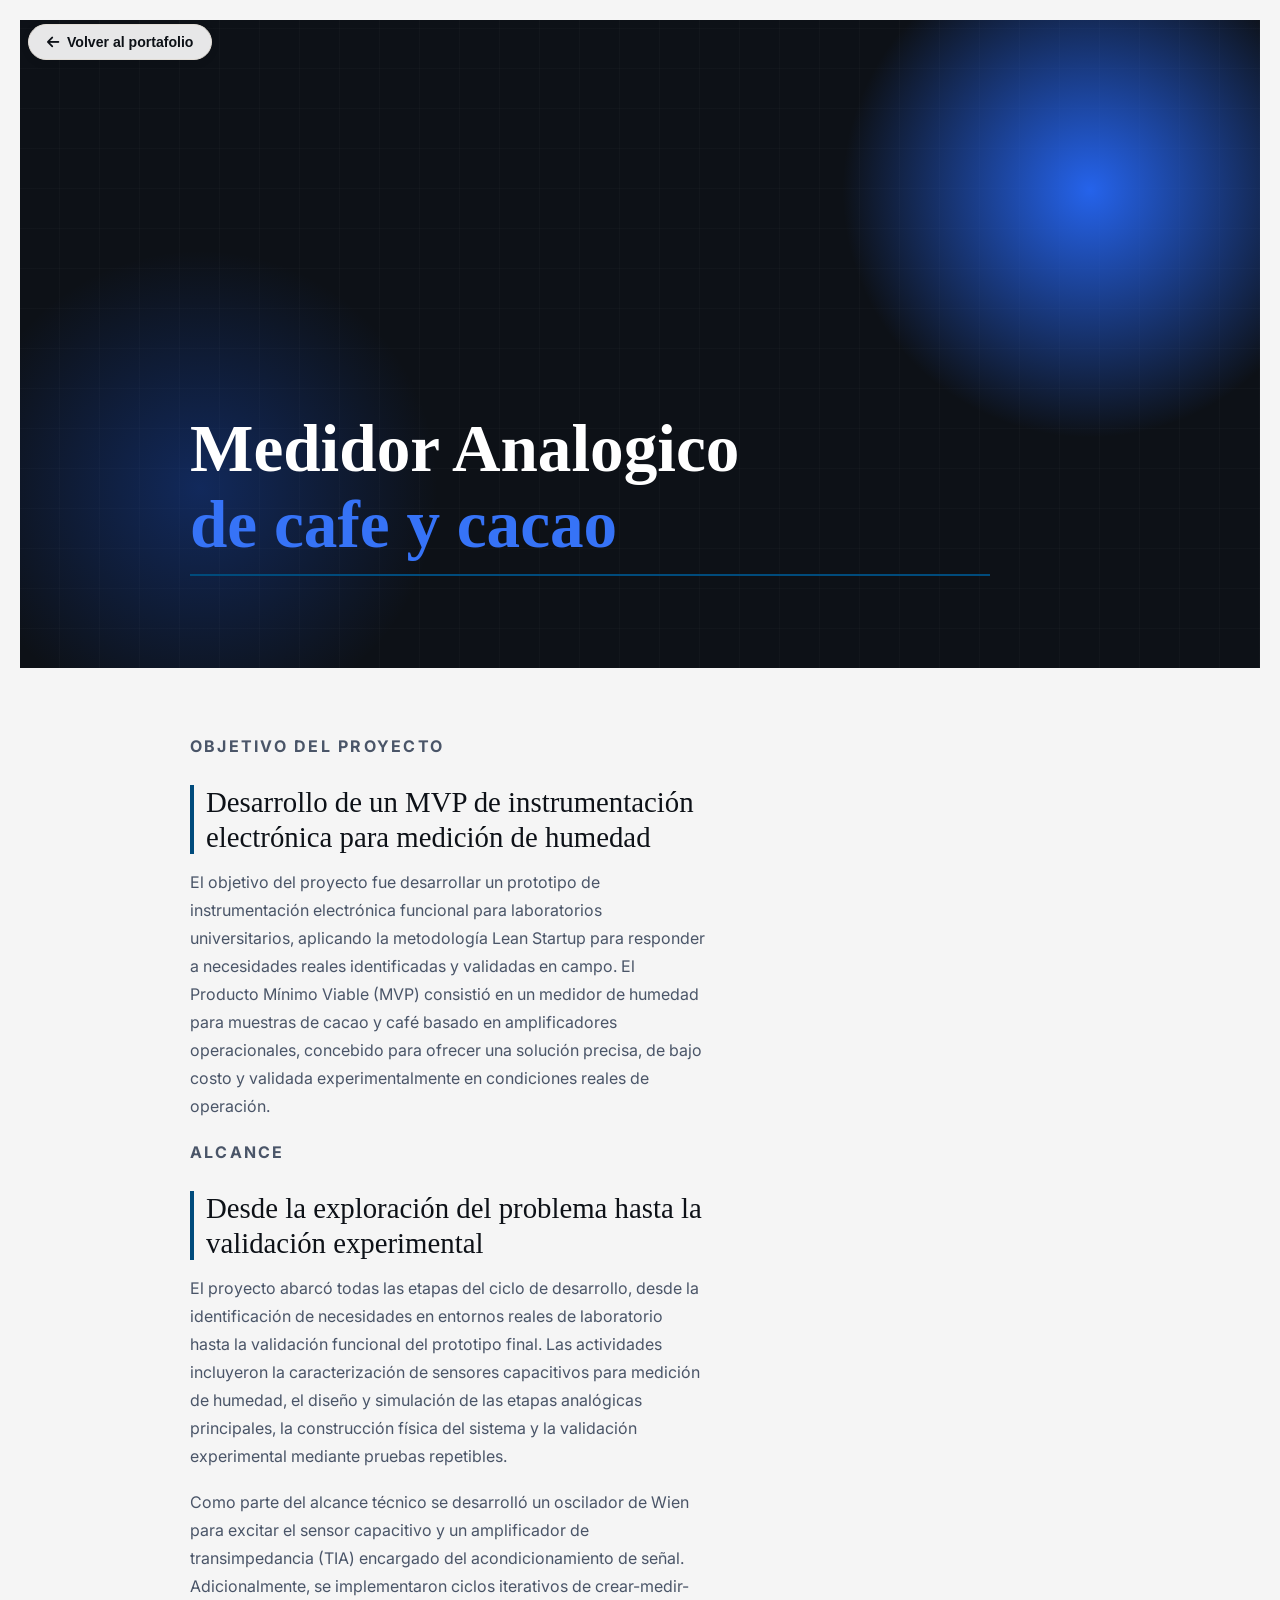
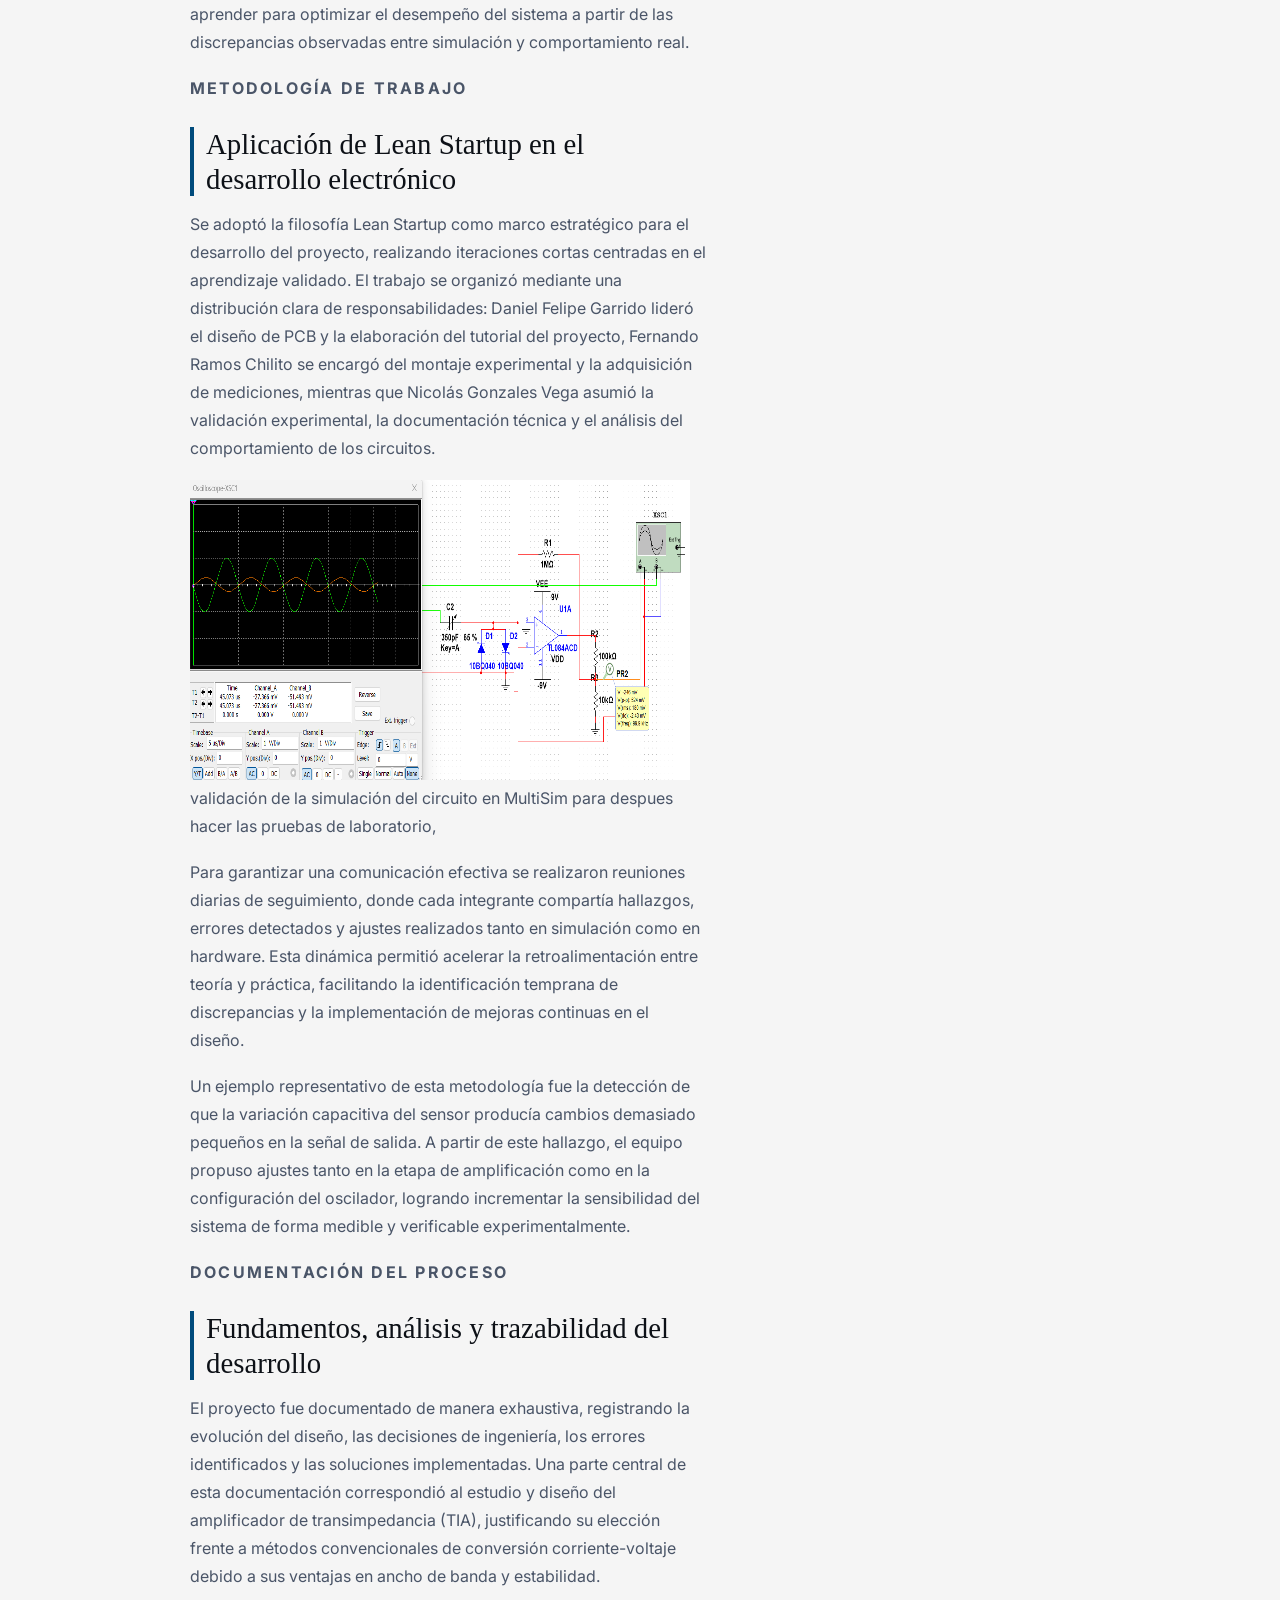
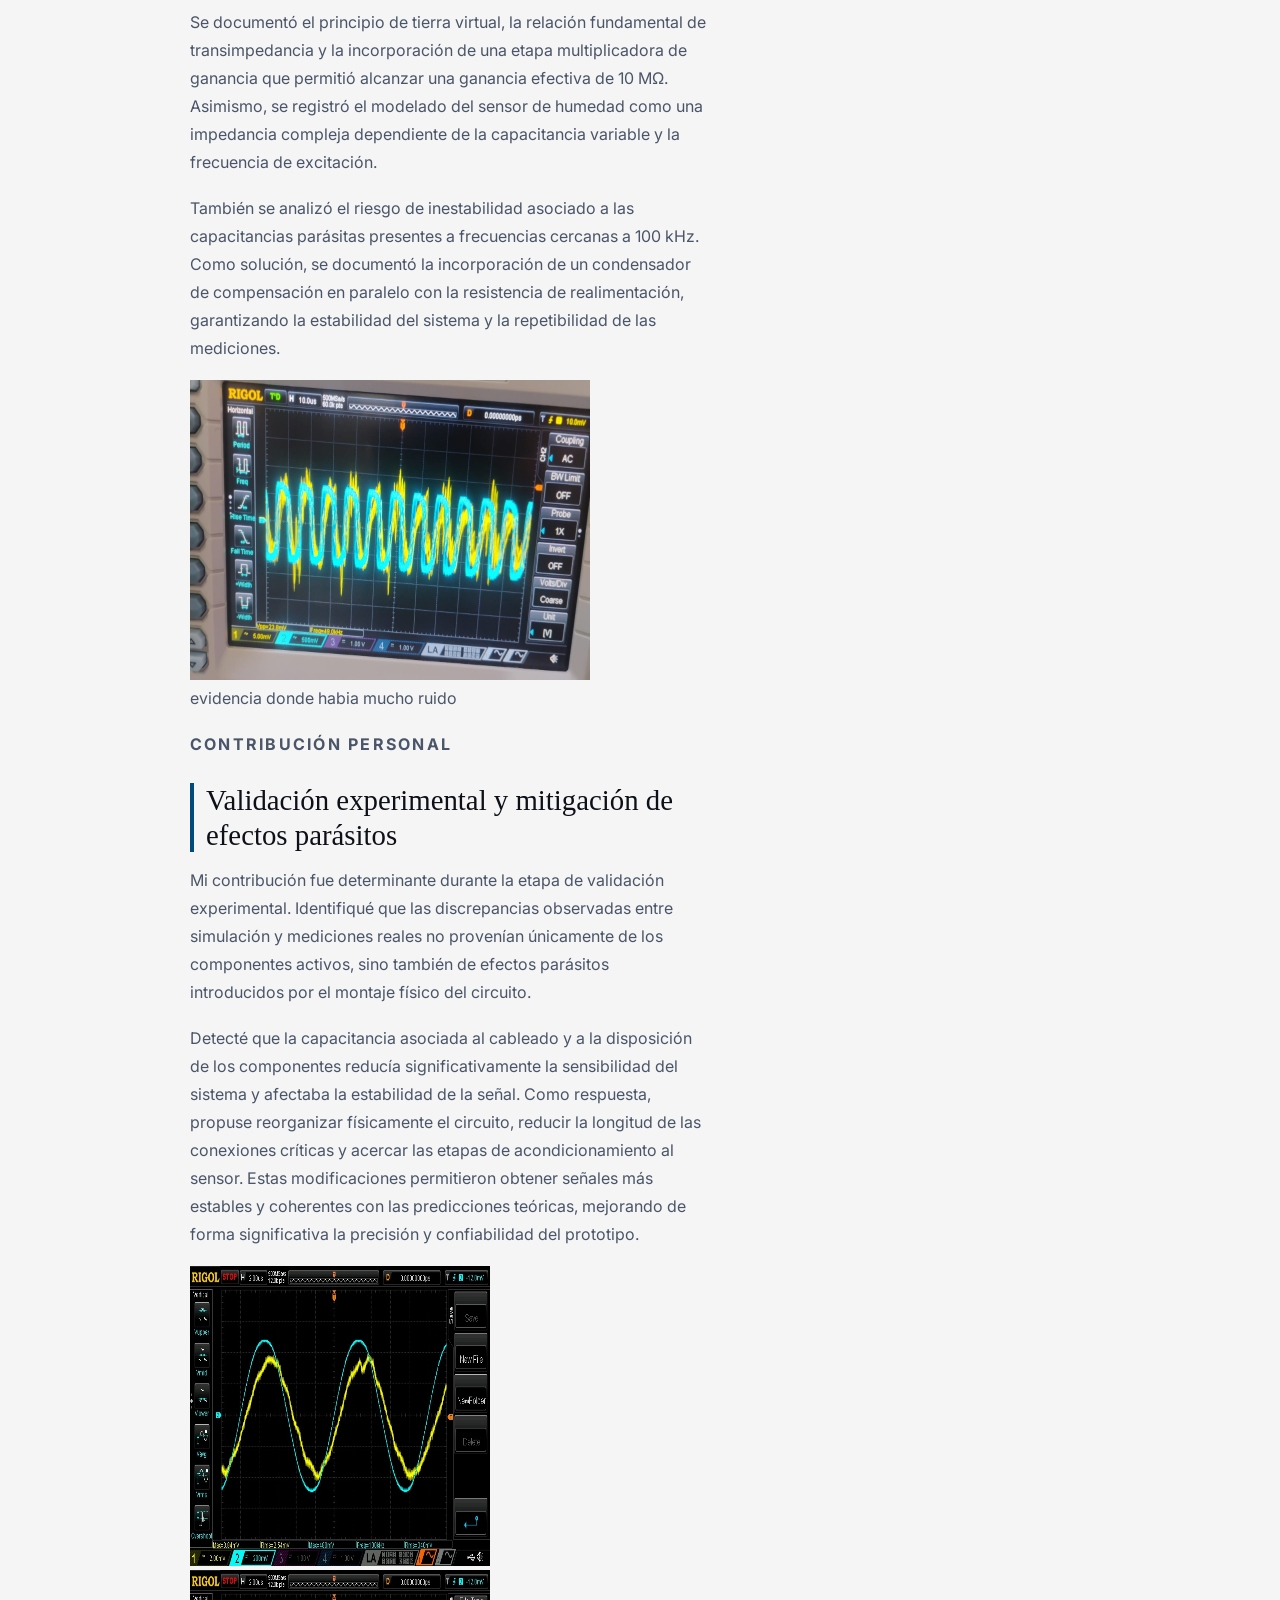
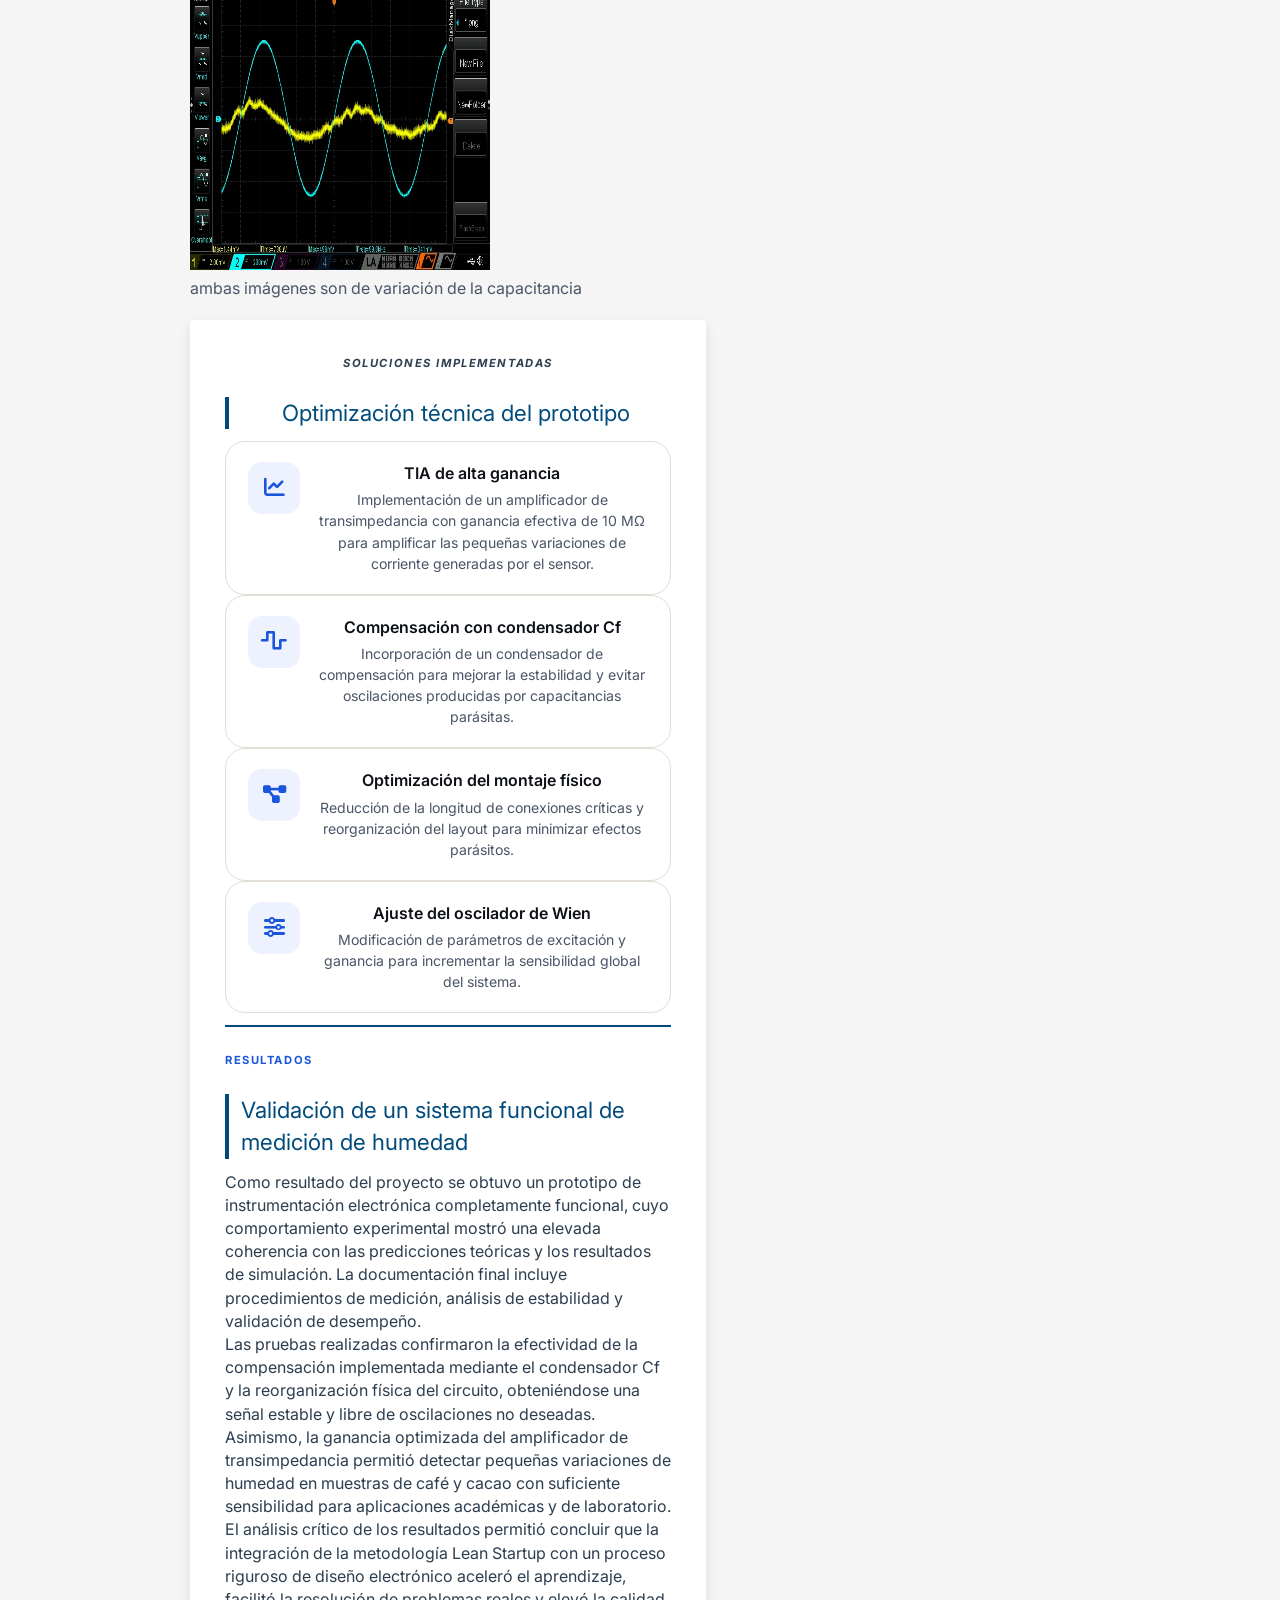
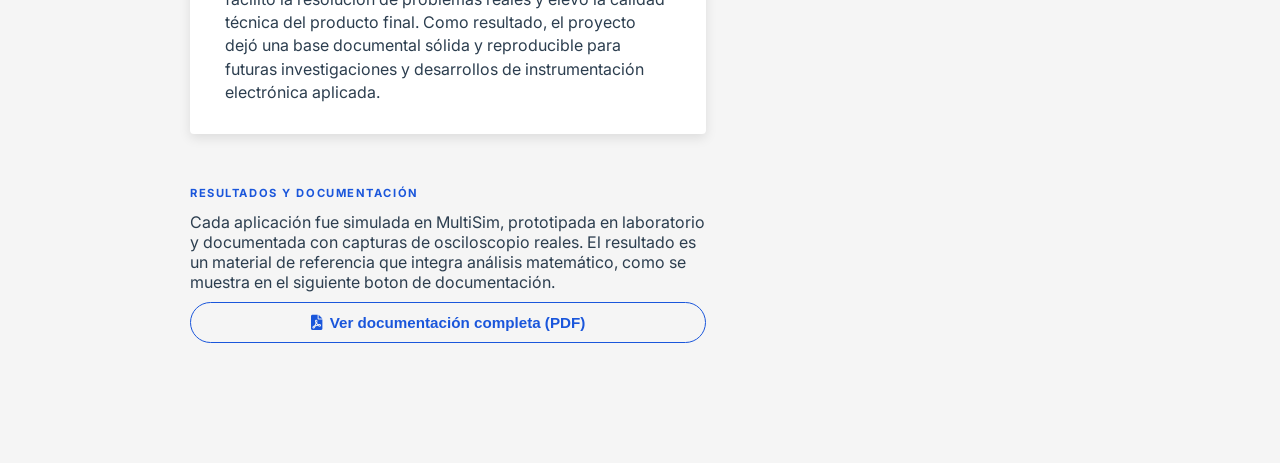
<file: proyecto2-detalle.html>
<!DOCTYPE html>
<html lang="es">
<head>
  <meta charset="UTF-8">
  <meta name="viewport" content="width=device-width, initial-scale=1.0">
  <link href="https://fonts.googleapis.com/css2?family=Inter:opsz,wght@14..32,400;14..32,500;14..32,600;14..32,700&display=swap" rel="stylesheet">
  <link rel="stylesheet" href="https://cdnjs.cloudflare.com/ajax/libs/font-awesome/6.0.0-beta3/css/all.min.css">
    <link rel="stylesheet" href="proyecto1.css">
    </head>


  <a class="back-btn" href="index.html" id="backBtn">
    <i class="fas fa-arrow-left"></i> Volver al portafolio
  </a>

  <!-- HERO -->
  <section class="hero">
    <div class="hero-bg"></div>
    <div class="hero-glow"></div>
    <div class="hero-content">
      <!-- <div class="category-pill">
        <i class="fas fa-book-open"></i>
        Publicación técnica · Electrónica analógica
      </div> -->
      <h1 class="hero-title">
        Medidor Analogico<br>
        <span class="hero-highlight">de cafe y cacao</span>
      </h1>
      <!--<div class="hero-meta">
        <div class="meta-item"><i class="fas fa-calendar-alt"></i> 2026</div>
        <div class="meta-item"><i class="fas fa-users"></i> Organicé al equipo</div>
        <div class="meta-item"><i class="fas fa-microchip"></i> Medidor analogico de humedad</div>
        <div class="meta-item"><i class="fas fa-file-alt"></i> LaTeX · MultiSim · Hardware</div>
      </div>-->
    </div>
  </section>

  <!-- CONTENT -->
  <div class="content-wrap">

    <!-- MAIN COLUMN -->
    <main>

      <div class="prose">
        <p class="section-label">Objetivo del proyecto</p> 
        <h2>Desarrollo de un MVP de instrumentación electrónica para medición de humedad</h2> 
        <p> El objetivo del proyecto fue desarrollar un prototipo de instrumentación electrónica funcional para 
          laboratorios universitarios, aplicando la metodología Lean Startup para responder a necesidades reales 
          identificadas y validadas en campo. El Producto Mínimo Viable (MVP) consistió en un medidor de humedad 
          para muestras de cacao y café basado en amplificadores operacionales, concebido para ofrecer una solución
           precisa, de bajo costo y validada experimentalmente en condiciones reales de operación. </p> 
           <p class="section-label">Alcance</p> 
           <h2>Desde la exploración del problema hasta la validación experimental</h2> 
           <p> El proyecto abarcó todas las etapas del ciclo de desarrollo, desde la identificación de necesidades 
            en entornos reales de laboratorio hasta la validación funcional del prototipo final. Las actividades 
            incluyeron la caracterización de sensores capacitivos para medición de humedad, el diseño y simulación 
            de las etapas analógicas principales, la construcción física del sistema y la validación experimental 
            mediante pruebas repetibles. </p> 



            <p> Como parte del alcance técnico se desarrolló un oscilador de Wien para excitar el sensor capacitivo 
              y un amplificador de transimpedancia (TIA) encargado del acondicionamiento de señal. Adicionalmente, 
              se implementaron ciclos iterativos de crear-medir-aprender para optimizar el desempeño del sistema a 
              partir de las discrepancias observadas entre simulación y comportamiento real. </p> 
              <p class="section-label">Metodología de trabajo</p> 
              <h2>Aplicación de Lean Startup en el desarrollo electrónico</h2> 
              <p> Se adoptó la filosofía Lean Startup como marco estratégico para el desarrollo del proyecto, 
                realizando iteraciones cortas centradas en el aprendizaje validado. El trabajo se organizó mediante 
                una distribución clara de responsabilidades: Daniel Felipe Garrido lideró el diseño de PCB y la 
                elaboración del tutorial del proyecto, Fernando Ramos Chilito se encargó del montaje experimental y 
                la adquisición de mediciones, mientras que Nicolás Gonzales Vega asumió la validación experimental, 
                la documentación técnica y el análisis del comportamiento de los circuitos. </p> 
                <div class="circuit-illustration">
          <img src="img/simmedidorHUMEDAd.png" alt="Diagrama del circuito generador de señales ECG" width="500" height="300">
        <p>validación de la simulación del circuito en MultiSim para despues hacer las pruebas de laboratorio,</p>
        </div>
                <p> Para garantizar una comunicación efectiva se realizaron reuniones diarias de seguimiento, donde 
                  cada integrante compartía hallazgos, errores detectados y ajustes realizados tanto en simulación como 
                  en hardware. Esta dinámica permitió acelerar la retroalimentación entre teoría y práctica, 
                  facilitando la identificación temprana de discrepancias y la implementación de mejoras continuas en 
                  el diseño. </p> <p> Un ejemplo representativo de esta metodología fue la detección de que la variación
                   capacitiva del sensor producía cambios demasiado pequeños en la señal de salida. A partir de este 
                   hallazgo, el equipo propuso ajustes tanto en la etapa de amplificación como en la configuración del 
                   oscilador, logrando incrementar la sensibilidad del sistema de forma medible y verificable 
                   experimentalmente. </p> <p class="section-label">Documentación del proceso</p> 
                   <h2>Fundamentos, análisis y trazabilidad del desarrollo</h2> 
                   <p> El proyecto fue documentado de manera exhaustiva, registrando la evolución del diseño, las 
                    decisiones de ingeniería, los errores identificados y las soluciones implementadas. Una parte 
                    central de esta documentación correspondió al estudio y diseño del amplificador de transimpedancia 
                    (TIA), justificando su elección frente a métodos convencionales de conversión corriente-voltaje 
                    debido a sus ventajas en ancho de banda y estabilidad. </p> 
                    <p> Se documentó el principio de tierra virtual, la relación fundamental de transimpedancia y la 
                      incorporación de una etapa multiplicadora de ganancia que permitió alcanzar una ganancia efectiva 
                      de 10 MΩ. Asimismo, se registró el modelado del sensor de humedad como una impedancia compleja 
                      dependiente de la capacitancia variable y la frecuencia de excitación. </p> 
                      <p> También se analizó el riesgo de inestabilidad asociado a las capacitancias parásitas 
                        presentes a frecuencias cercanas a 100 kHz. Como solución, se documentó la incorporación de un 
                        condensador de compensación en paralelo con la resistencia de realimentación, garantizando la 
                        estabilidad del sistema y la repetibilidad de las mediciones. </p>
        <!-- señal ECG en osciloscopio -->
        <div class="circuit-illustration">
          <img src="img/ruido medidor humedad.jpeg" alt="Diagrama del circuito generador de señales ECG" width="400" height="300">
        <p>evidencia donde habia mucho ruido</p>
        </div>
       <p class="section-label">Contribución personal</p> 
       <h2>Validación experimental y mitigación de efectos parásitos</h2> 
       <p> Mi contribución fue determinante durante la etapa de validación experimental. Identifiqué que las 
        discrepancias observadas entre simulación y mediciones reales no provenían únicamente de los componentes 
        activos, sino también de efectos parásitos introducidos por el montaje físico del circuito. </p> 
        <p> Detecté que la capacitancia asociada al cableado y a la disposición de los componentes reducía 
          significativamente la sensibilidad del sistema y afectaba la estabilidad de la señal. 
          Como respuesta, propuse reorganizar físicamente el circuito, reducir la longitud de las conexiones 
          críticas y acercar las etapas de acondicionamiento al sensor. Estas modificaciones permitieron obtener 
          señales más estables y coherentes con las predicciones teóricas, mejorando de forma significativa la 
          precisión y confiabilidad del prototipo. </p>
        <!-- señal ECG en osciloscopio -->
        <div class="circuit-illustration">
          <img src="img/señal sin ruido medidor.jpeg" alt="Diagrama del circuito generador de señales ECG" width="300" height="300">
        </div>
        
        <!-- señal ECG en osciloscopio -->
        <div class="circuit-illustration">
          <img src="img/variado C.jpeg" alt="Diagrama del circuito generador de señales ECG" width="300" height="300">
        <p>ambas imágenes son de variación de la capacitancia</p>
        </div>

      </div>
      <div class="ieee-container">
    <div class="header-ieee">
      <p class="section-label">Soluciones implementadas</p> 
      <h2>Optimización técnica del prototipo</h2>
         <div class="app-card">
        <div class="app-num"><i class="fas fa-chart-line"></i></div>
        <div>
            <div class="app-name">TIA de alta ganancia</div>
            <div class="app-desc">
                Implementación de un amplificador de transimpedancia con ganancia efectiva de 10 MΩ para amplificar las pequeñas variaciones de corriente generadas por el sensor.
            </div>
        </div>
    </div>

    <div class="app-card">
        <div class="app-num"><i class="fas fa-wave-square"></i></div>
        <div>
            <div class="app-name">Compensación con condensador Cf</div>
            <div class="app-desc">
                Incorporación de un condensador de compensación para mejorar la estabilidad y evitar oscilaciones producidas por capacitancias parásitas.
            </div>
        </div>
    </div>

    <div class="app-card">
        <div class="app-num"><i class="fas fa-project-diagram"></i></div>
        <div>
            <div class="app-name">Optimización del montaje físico</div>
            <div class="app-desc">
                Reducción de la longitud de conexiones críticas y reorganización del layout para minimizar efectos parásitos.
            </div>
        </div>
    </div>

    <div class="app-card">
        <div class="app-num"><i class="fas fa-sliders-h"></i></div>
        <div>
            <div class="app-name">Ajuste del oscilador de Wien</div>
            <div class="app-desc">
                Modificación de parámetros de excitación y ganancia para incrementar la sensibilidad global del sistema.
            </div>
        </div>
    </div>

</div>
<p class="section-label">Resultados</p>
<h2>Validación de un sistema funcional de medición de humedad</h2>

<p>
    Como resultado del proyecto se obtuvo un prototipo de instrumentación electrónica completamente funcional, cuyo
    comportamiento experimental mostró una elevada coherencia con las predicciones teóricas y los resultados de simulación.
    La documentación final incluye procedimientos de medición, análisis de estabilidad y validación de desempeño.
</p>

<p>
    Las pruebas realizadas confirmaron la efectividad de la compensación implementada mediante el condensador Cf y la
    reorganización física del circuito, obteniéndose una señal estable y libre de oscilaciones no deseadas. Asimismo,
    la ganancia optimizada del amplificador de transimpedancia permitió detectar pequeñas variaciones de humedad en
    muestras de café y cacao con suficiente sensibilidad para aplicaciones académicas y de laboratorio.
</p>

<p>
    El análisis crítico de los resultados permitió concluir que la integración de la metodología Lean Startup con un
    proceso riguroso de diseño electrónico aceleró el aprendizaje, facilitó la resolución de problemas reales y elevó
    la calidad técnica del producto final. Como resultado, el proyecto dejó una base documental sólida y reproducible
    para futuras investigaciones y desarrollos de instrumentación electrónica aplicada.
</p>
</div>
<p class="section-label" style="margin-top:52px;">Resultados y documentación</p>
          <p >
            Cada aplicación fue simulada en MultiSim, prototipada en laboratorio y documentada con capturas de 
            osciloscopio reales. El resultado es un material de referencia que integra análisis matemático, 
            como se muestra en el siguiente boton de documentación.
          </p>
<!-- Reemplaza el botón existente -->
<a href="Proyecto_2_medidor_de_humedad_ (1).pdf" target="_blank" class="cta-btn-outline" id="btnExtracto">
    <i class="fas fa-file-pdf" style="margin-right:8px;"></i>Ver documentación completa (PDF)
</a>

      <!-- Simulations -->
      

    </main>

    <!-- SIDEBAR -->
    <aside class="sidebar">

   

    </aside>

  </div>

  <script>
    // El botón "Volver" regresa al historial o a index.html
    document.getElementById('backBtn').addEventListener('click', function(e) {
      if (history.length > 1) {
        e.preventDefault();
        history.back();
      }
    });
  </script>

</body>
</html>
</file>
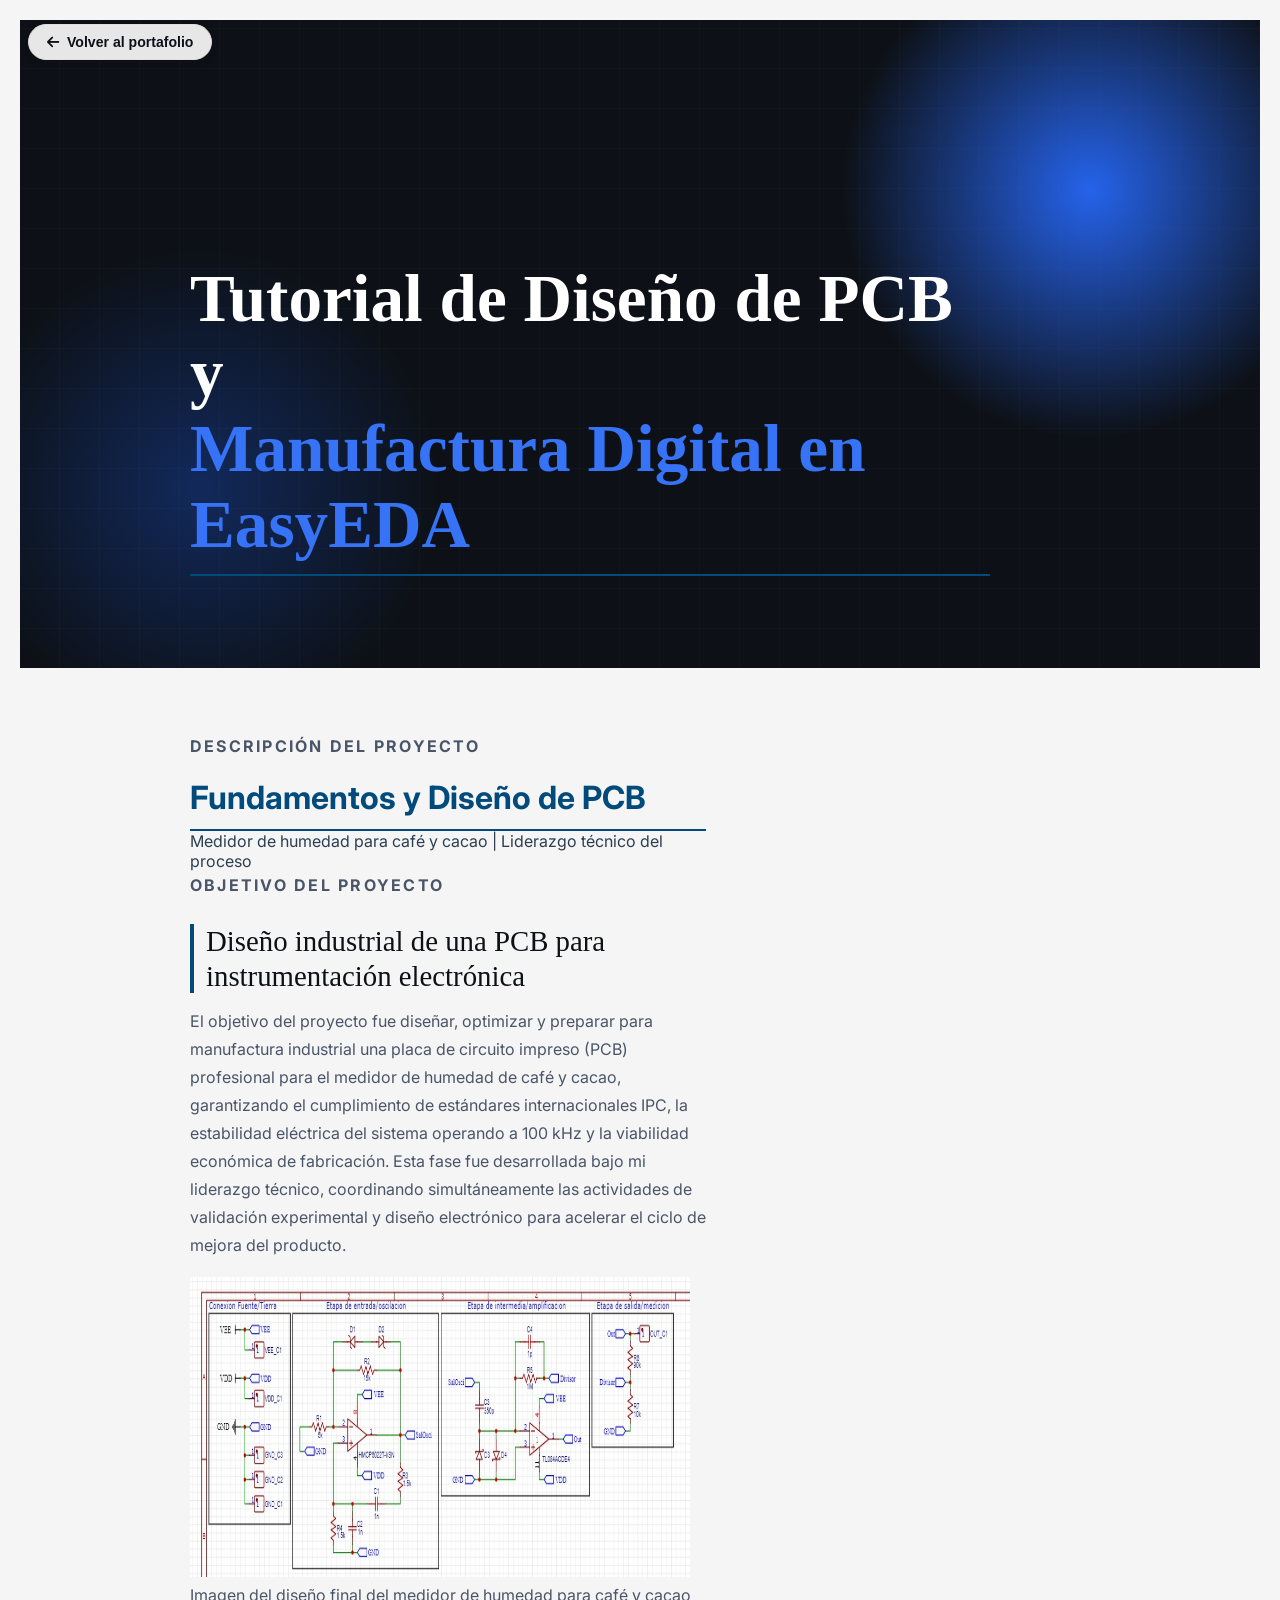
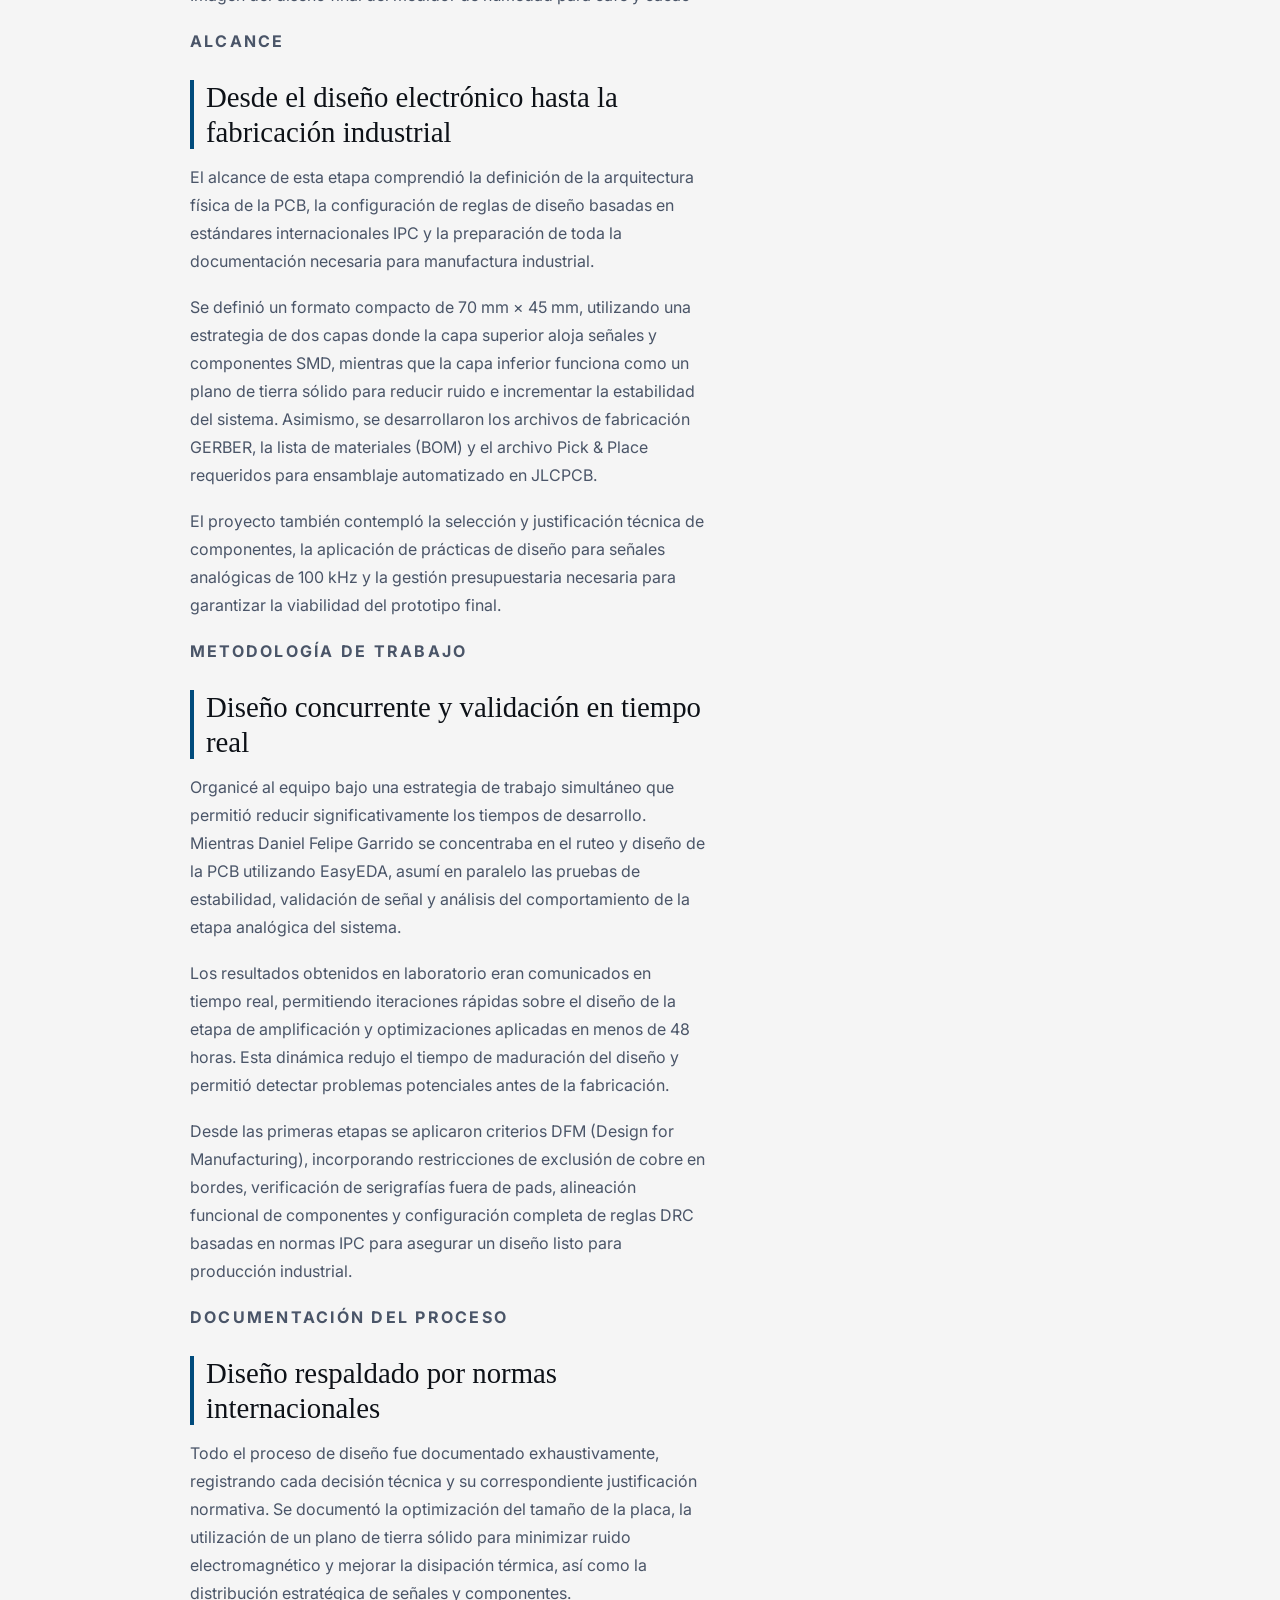
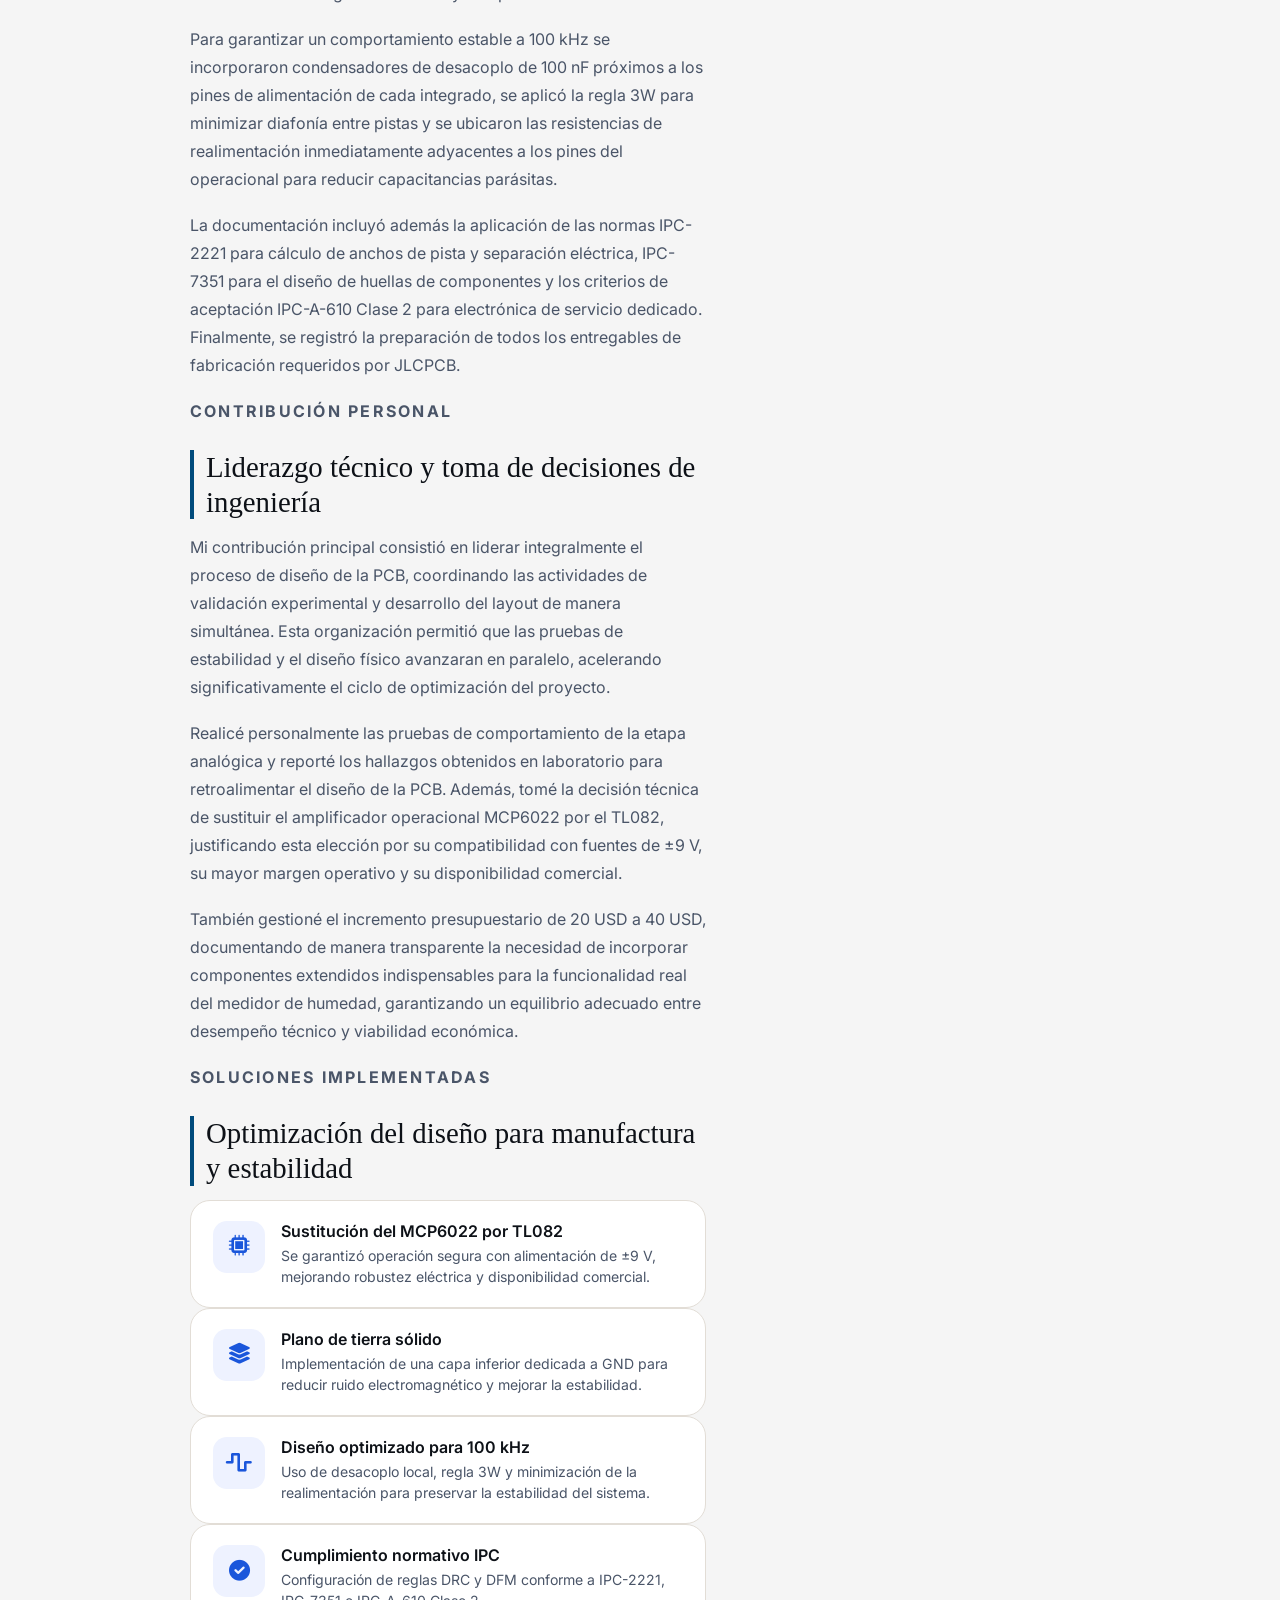
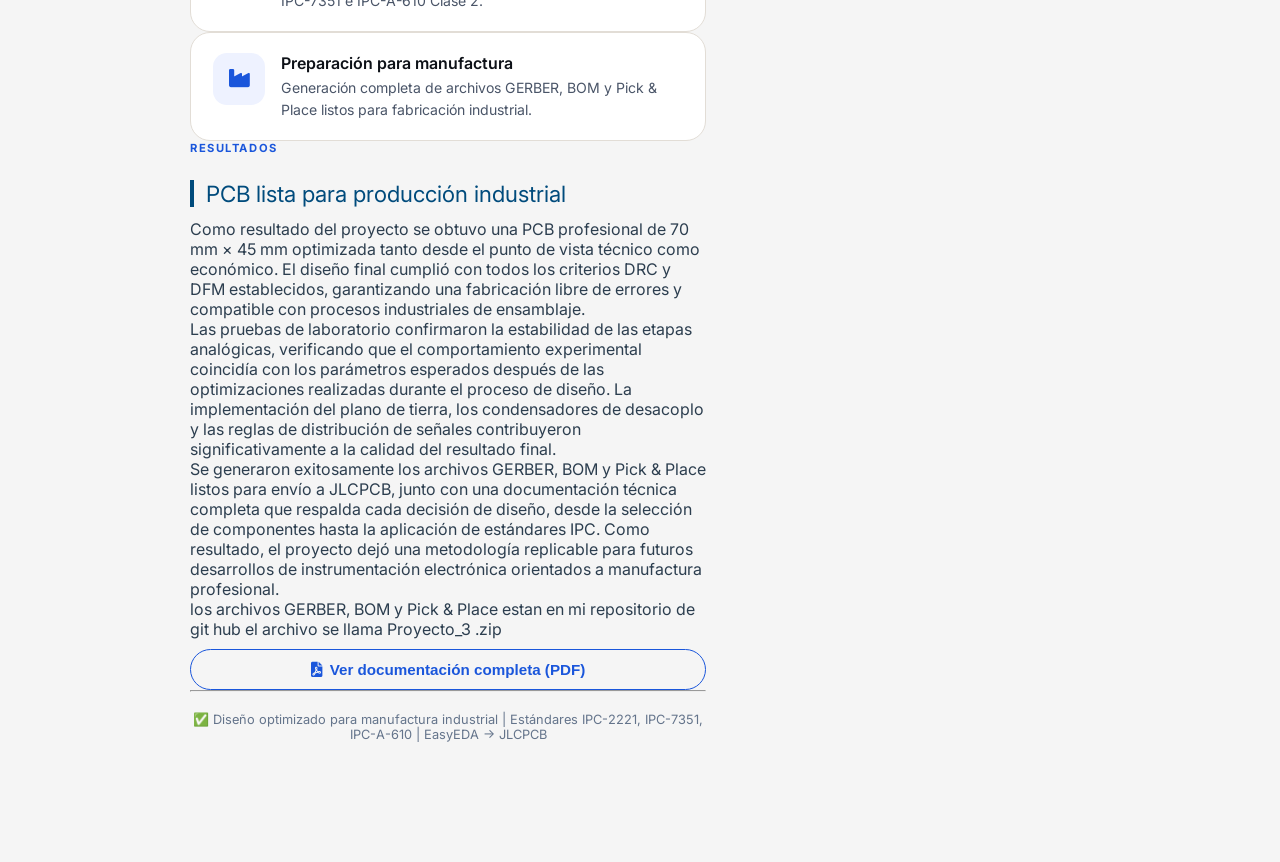
<file: proyecto3-detalle.html>
<!DOCTYPE html>
<html lang="es">
<head>
  <meta charset="UTF-8">
  <meta name="viewport" content="width=device-width, initial-scale=1.0">
  <link href="https://fonts.googleapis.com/css2?family=Inter:opsz,wght@14..32,400;14..32,500;14..32,600;14..32,700&display=swap" rel="stylesheet">
  <link rel="stylesheet" href="https://cdnjs.cloudflare.com/ajax/libs/font-awesome/6.0.0-beta3/css/all.min.css">
    <link rel="stylesheet" href="proyecto1.css">
    </head>


  <a class="back-btn" href="index.html" id="backBtn">
    <i class="fas fa-arrow-left"></i> Volver al portafolio
  </a>

  <!-- HERO -->
  <section class="hero">
    <div class="hero-bg"></div>
    <div class="hero-glow"></div>
    <div class="hero-content">
     <!-- <div class="category-pill">
        <i class="fas fa-book-open"></i>
        Publicación técnica · Electrónica analógica
      </div>-->
      <h1 class="hero-title">
        Tutorial de Diseño de PCB y <br>
        <span class="hero-highlight">Manufactura Digital en EasyEDA</span>
      </h1>
    <!--<div class="hero-meta">
        <div class="meta-item"><i class="fas fa-calendar-alt"></i> 2024</div>
        <div class="meta-item"><i class="fas fa-users"></i> Colaboración editorial</div>
        <div class="meta-item"><i class="fas fa-microchip"></i> 6 aplicaciones desarrolladas</div>
        <div class="meta-item"><i class="fas fa-file-alt"></i> LaTeX · LTspice · Hardware</div>
      </div>-->
    </div>
  </section>

  <!-- CONTENT -->
  <div class="content-wrap">

    <!-- MAIN COLUMN -->
    <main>

  <div class="prose">
    <p class="section-label">Descripción del proyecto</p>
    
    <h1>Fundamentos y Diseño de PCB</h1>
    
    <div class="subtitulo">
        Medidor de humedad para café y cacao | Liderazgo técnico del proceso
    </div>

    <p class="section-label">Objetivo del proyecto</p>
<h2>Diseño industrial de una PCB para instrumentación electrónica</h2>

<p>
    El objetivo del proyecto fue diseñar, optimizar y preparar para manufactura industrial una placa de circuito impreso
    (PCB) profesional para el medidor de humedad de café y cacao, garantizando el cumplimiento de estándares internacionales
    IPC, la estabilidad eléctrica del sistema operando a 100 kHz y la viabilidad económica de fabricación. Esta fase fue
    desarrollada bajo mi liderazgo técnico, coordinando simultáneamente las actividades de validación experimental y diseño
    electrónico para acelerar el ciclo de mejora del producto.
</p>

 <div class="circuit-illustration">
          <img src="img/medidor humedad.jpeg" alt="Diagrama del circuito generador de señales ECG" width="500" height="300">
        <p>Imagen del diseño final del medidor de humedad para café y cacao</p>
        </div>

<p class="section-label">Alcance</p>
<h2>Desde el diseño electrónico hasta la fabricación industrial</h2>

<p>
    El alcance de esta etapa comprendió la definición de la arquitectura física de la PCB, la configuración de reglas
    de diseño basadas en estándares internacionales IPC y la preparación de toda la documentación necesaria para
    manufactura industrial.
</p>

<p>
    Se definió un formato compacto de 70 mm × 45 mm, utilizando una estrategia de dos capas donde la capa superior
    aloja señales y componentes SMD, mientras que la capa inferior funciona como un plano de tierra sólido para reducir
    ruido e incrementar la estabilidad del sistema. Asimismo, se desarrollaron los archivos de fabricación GERBER,
    la lista de materiales (BOM) y el archivo Pick & Place requeridos para ensamblaje automatizado en JLCPCB.
</p>

<p>
    El proyecto también contempló la selección y justificación técnica de componentes, la aplicación de prácticas
    de diseño para señales analógicas de 100 kHz y la gestión presupuestaria necesaria para garantizar la viabilidad
    del prototipo final.
</p>

<p class="section-label">Metodología de trabajo</p>
<h2>Diseño concurrente y validación en tiempo real</h2>

<p>
    Organicé al equipo bajo una estrategia de trabajo simultáneo que permitió reducir significativamente los tiempos
    de desarrollo. Mientras Daniel Felipe Garrido se concentraba en el ruteo y diseño de la PCB utilizando EasyEDA,
    asumí en paralelo las pruebas de estabilidad, validación de señal y análisis del comportamiento de la etapa
    analógica del sistema.
</p>

<p>
    Los resultados obtenidos en laboratorio eran comunicados en tiempo real, permitiendo iteraciones rápidas sobre
    el diseño de la etapa de amplificación y optimizaciones aplicadas en menos de 48 horas. Esta dinámica redujo el
    tiempo de maduración del diseño y permitió detectar problemas potenciales antes de la fabricación.
</p>

<p>
    Desde las primeras etapas se aplicaron criterios DFM (Design for Manufacturing), incorporando restricciones de
    exclusión de cobre en bordes, verificación de serigrafías fuera de pads, alineación funcional de componentes y
    configuración completa de reglas DRC basadas en normas IPC para asegurar un diseño listo para producción industrial.
</p>

<p class="section-label">Documentación del proceso</p>
<h2>Diseño respaldado por normas internacionales</h2>

<p>
    Todo el proceso de diseño fue documentado exhaustivamente, registrando cada decisión técnica y su correspondiente
    justificación normativa. Se documentó la optimización del tamaño de la placa, la utilización de un plano de tierra
    sólido para minimizar ruido electromagnético y mejorar la disipación térmica, así como la distribución estratégica
    de señales y componentes.
</p>

<p>
    Para garantizar un comportamiento estable a 100 kHz se incorporaron condensadores de desacoplo de 100 nF próximos
    a los pines de alimentación de cada integrado, se aplicó la regla 3W para minimizar diafonía entre pistas y se
    ubicaron las resistencias de realimentación inmediatamente adyacentes a los pines del operacional para reducir
    capacitancias parásitas.
</p>

<p>
    La documentación incluyó además la aplicación de las normas IPC-2221 para cálculo de anchos de pista y separación
    eléctrica, IPC-7351 para el diseño de huellas de componentes y los criterios de aceptación IPC-A-610 Clase 2 para
    electrónica de servicio dedicado. Finalmente, se registró la preparación de todos los entregables de fabricación
    requeridos por JLCPCB.
</p>

<p class="section-label">Contribución personal</p>
<h2>Liderazgo técnico y toma de decisiones de ingeniería</h2>

<p>
    Mi contribución principal consistió en liderar integralmente el proceso de diseño de la PCB, coordinando las
    actividades de validación experimental y desarrollo del layout de manera simultánea. Esta organización permitió
    que las pruebas de estabilidad y el diseño físico avanzaran en paralelo, acelerando significativamente el ciclo
    de optimización del proyecto.
</p>

<p>
    Realicé personalmente las pruebas de comportamiento de la etapa analógica y reporté los hallazgos obtenidos en
    laboratorio para retroalimentar el diseño de la PCB. Además, tomé la decisión técnica de sustituir el amplificador
    operacional MCP6022 por el TL082, justificando esta elección por su compatibilidad con fuentes de ±9 V, su mayor
    margen operativo y su disponibilidad comercial.
</p>

<p>
    También gestioné el incremento presupuestario de 20 USD a 40 USD, documentando de manera transparente la necesidad
    de incorporar componentes extendidos indispensables para la funcionalidad real del medidor de humedad, garantizando
    un equilibrio adecuado entre desempeño técnico y viabilidad económica.
</p>

<p class="section-label">Soluciones implementadas</p>
<h2>Optimización del diseño para manufactura y estabilidad</h2>
    <div class="app-card">
        <div class="app-num"><i class="fas fa-microchip"></i></div>
        <div>
            <div class="app-name">Sustitución del MCP6022 por TL082</div>
            <div class="app-desc">
                Se garantizó operación segura con alimentación de ±9 V, mejorando robustez eléctrica y disponibilidad comercial.
            </div>
        </div>
    </div>

    <div class="app-card">
        <div class="app-num"><i class="fas fa-layer-group"></i></div>
        <div>
            <div class="app-name">Plano de tierra sólido</div>
            <div class="app-desc">
                Implementación de una capa inferior dedicada a GND para reducir ruido electromagnético y mejorar la estabilidad.
            </div>
        </div>
    </div>

    <div class="app-card">
        <div class="app-num"><i class="fas fa-wave-square"></i></div>
        <div>
            <div class="app-name">Diseño optimizado para 100 kHz</div>
            <div class="app-desc">
                Uso de desacoplo local, regla 3W y minimización de la realimentación para preservar la estabilidad del sistema.
            </div>
        </div>
    </div>

    <div class="app-card">
        <div class="app-num"><i class="fas fa-check-circle"></i></div>
        <div>
            <div class="app-name">Cumplimiento normativo IPC</div>
            <div class="app-desc">
                Configuración de reglas DRC y DFM conforme a IPC-2221, IPC-7351 e IPC-A-610 Clase 2.
            </div>
        </div>
    </div>

    <div class="app-card">
        <div class="app-num"><i class="fas fa-industry"></i></div>
        <div>
            <div class="app-name">Preparación para manufactura</div>
            <div class="app-desc">
                Generación completa de archivos GERBER, BOM y Pick & Place listos para fabricación industrial.
            </div>
        </div>
    </div>

</div>
<p class="section-label">Resultados</p>
<h2>PCB lista para producción industrial</h2>

<p>
    Como resultado del proyecto se obtuvo una PCB profesional de 70 mm × 45 mm optimizada tanto desde el punto de
    vista técnico como económico. El diseño final cumplió con todos los criterios DRC y DFM establecidos, garantizando
    una fabricación libre de errores y compatible con procesos industriales de ensamblaje.
</p>

<p>
    Las pruebas de laboratorio confirmaron la estabilidad de las etapas analógicas, verificando que el comportamiento
    experimental coincidía con los parámetros esperados después de las optimizaciones realizadas durante el proceso
    de diseño. La implementación del plano de tierra, los condensadores de desacoplo y las reglas de distribución
    de señales contribuyeron significativamente a la calidad del resultado final.
</p>

<p>
    Se generaron exitosamente los archivos GERBER, BOM y Pick & Place listos para envío a JLCPCB, junto con una
    documentación técnica completa que respalda cada decisión de diseño, desde la selección de componentes hasta
    la aplicación de estándares IPC. Como resultado, el proyecto dejó una metodología replicable para futuros
    desarrollos de instrumentación electrónica orientados a manufactura profesional.
</p>

<p>los archivos GERBER, BOM y Pick & Place estan en mi repositorio de git hub el archivo se llama Proyecto_3 .zip</p>

<a href="Guía de Diseño de PCB y Manufactura Digital - Proyecto 3 V2 (2).pdf" target="_blank" class="cta-btn-outline" id="btnExtracto">
    <i class="fas fa-file-pdf" style="margin-right:8px;"></i>Ver documentación completa (PDF)
</a>

    <hr>

    <p style="font-size: 0.8rem; color: #64748b; text-align: center; margin-top: 20px;">
        ✅ Diseño optimizado para manufactura industrial | Estándares IPC-2221, IPC-7351, IPC-A-610 | EasyEDA → JLCPCB
    </p>
</div>

      <!-- Circuit mockup (SVG illustration) -->
      <!-- Applications -->
<!--  
      
      <div class="apps-block">
        <p class="section-label">Contenido desarrollado</p>
        <h2 style="font-family:'DM Serif Display',serif;font-size:1.8rem;margin-bottom:14px;">Las 6 aplicaciones del libro</h2>
        <div class="app-list">
          <div class="app-card">
            <div class="app-num">1</div>
            <div>
              <div class="app-name">Amplificador diferencial de alta impedancia</div>
              <div class="app-desc">Diseño de etapas de entrada con rechazo de modo común (CMRR &gt; 80 dB) para instrumentación de precisión.</div>
            </div>
          </div>
          <div class="app-card">
            <div class="app-num">2</div>
            <div>
              <div class="app-name">Filtro activo Sallen-Key de segundo orden</div>
              <div class="app-desc">Implementación paso-bajo y paso-alto con respuesta Butterworth/Chebyshev, análisis de sensibilidad.</div>
            </div>
          </div>
          <div class="app-card">
            <div class="app-num">3</div>
            <div>
              <div class="app-name">Oscilador de cuadratura RC con op-amp</div>
              <div class="app-desc">Generación de señales senoidales en cuadratura, distorsión THD &lt; 1 %, control de amplitud automático.</div>
            </div>
          </div>
          <div class="app-card">
            <div class="app-num">4</div>
            <div>
              <div class="app-name">Integrador y diferenciador de precisión</div>
              <div class="app-desc">Circuitos para procesamiento de señal analógica, compensación de offset y análisis de estabilidad.</div>
            </div>
          </div>
          <div class="app-card">
            <div class="app-num">5</div>
            <div>
              <div class="app-name">Convertidor V/I y I/V de 4-20 mA</div>
              <div class="app-desc">Interfaz para sensores industriales, protección ante cortocircuito y análisis de error de linealidad.</div>
            </div>
          </div>
          <div class="app-card">
            <div class="app-num">6</div>
            <div>
              <div class="app-name">Comparador con histéresis (Schmitt Trigger)</div>
              <div class="app-desc">Diseño de umbrales ajustables, eliminación de rebotes y aplicación en detección de cruce por cero.</div>
            </div>
          </div>
        </div>
      </div>-->
      <!-- Simulations -->
    

    </main>

    <!-- SIDEBAR -->
   
        <!--<div class="stat-row">
          <div class="stat-icon"><i class="fas fa-layer-group"></i></div>
          <div>
            <div class="stat-label">Aplicaciones</div>
            <div class="stat-val">preconsevir</div>
          </div>
        </div>-->
       <!---
      <div class="side-card">
        <h4>¿Te interesa colaborar?</h4>
        <a href="index.html#contacto" class="cta-btn">
          <i class="fas fa-envelope" style="margin-right:8px;"></i>Escribir a Nicolas
        </a>
       
      </div>
--->
    </aside>

  </div>

  <script>
    // El botón "Volver" regresa al historial o a index.html
    document.getElementById('backBtn').addEventListener('click', function(e) {
      if (history.length > 1) {
        e.preventDefault();
        history.back();
      }
    });
  </script>



</body>
</html>
</file>
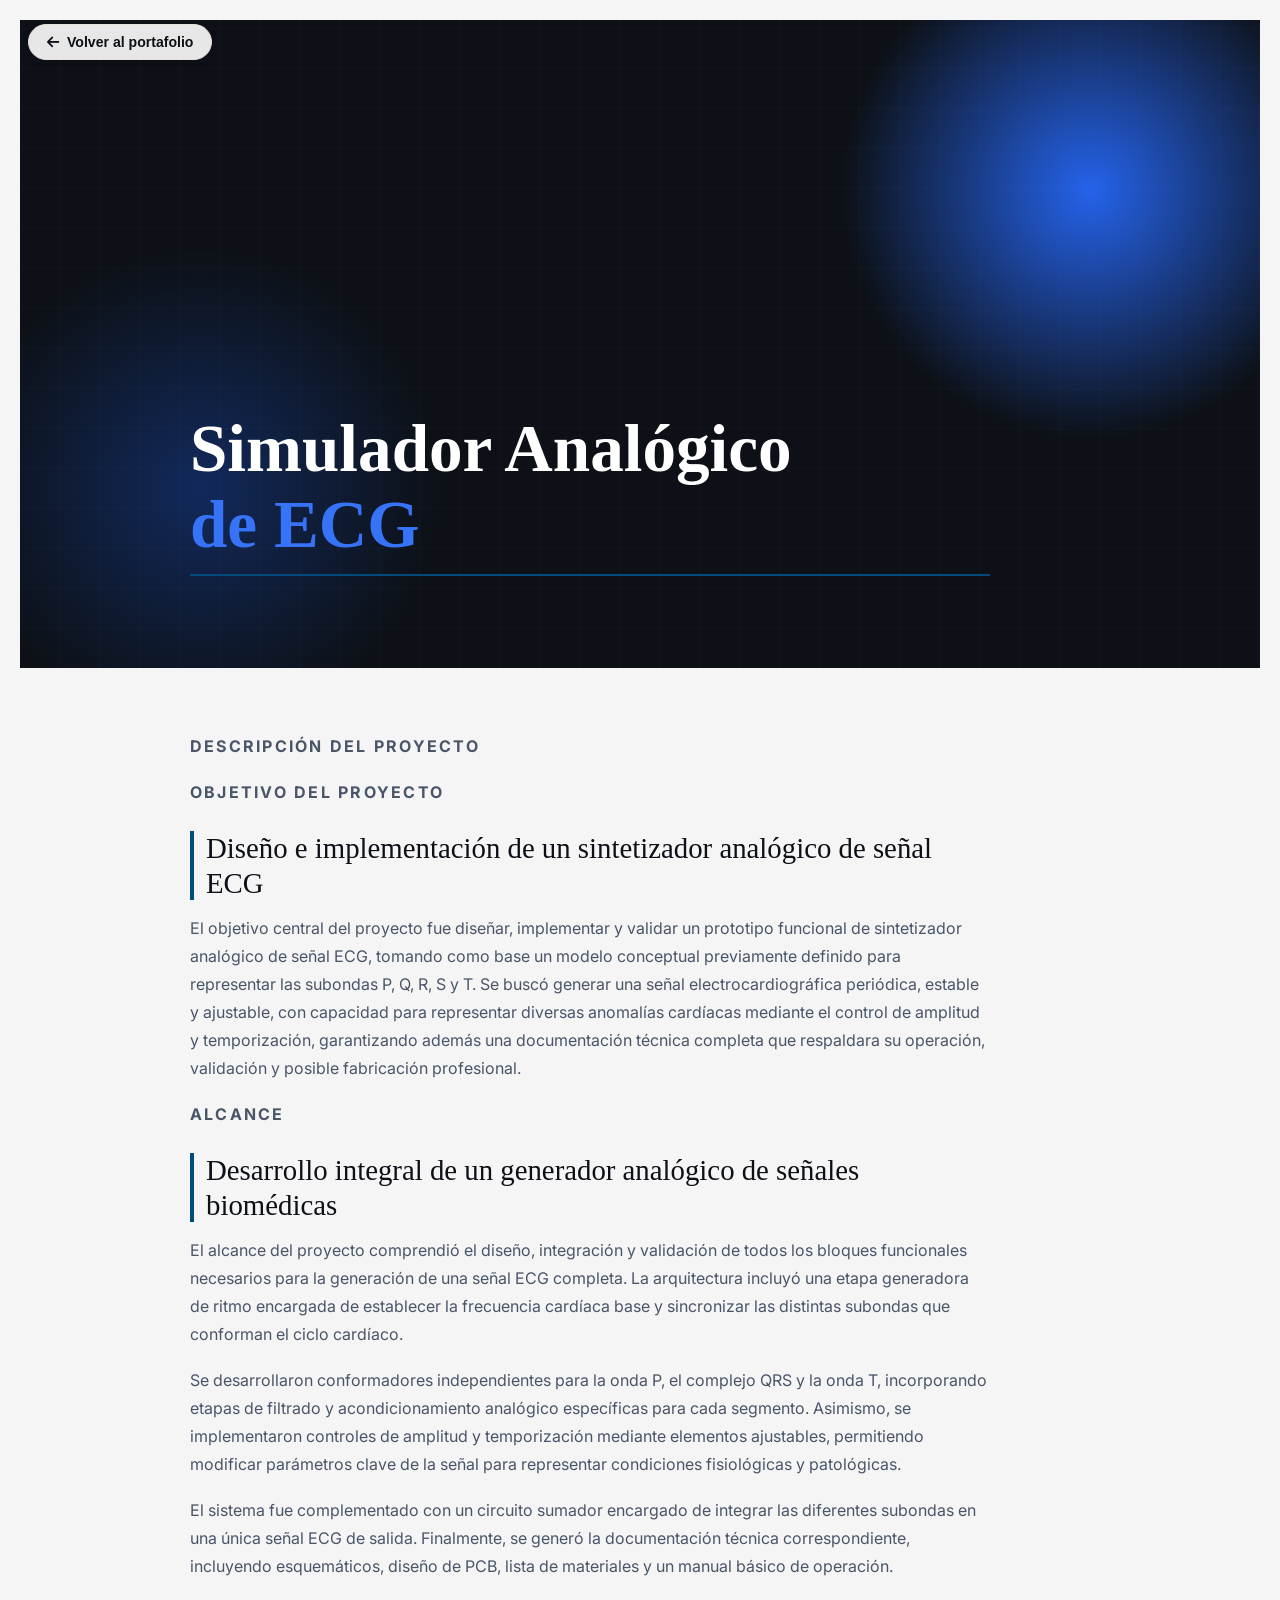
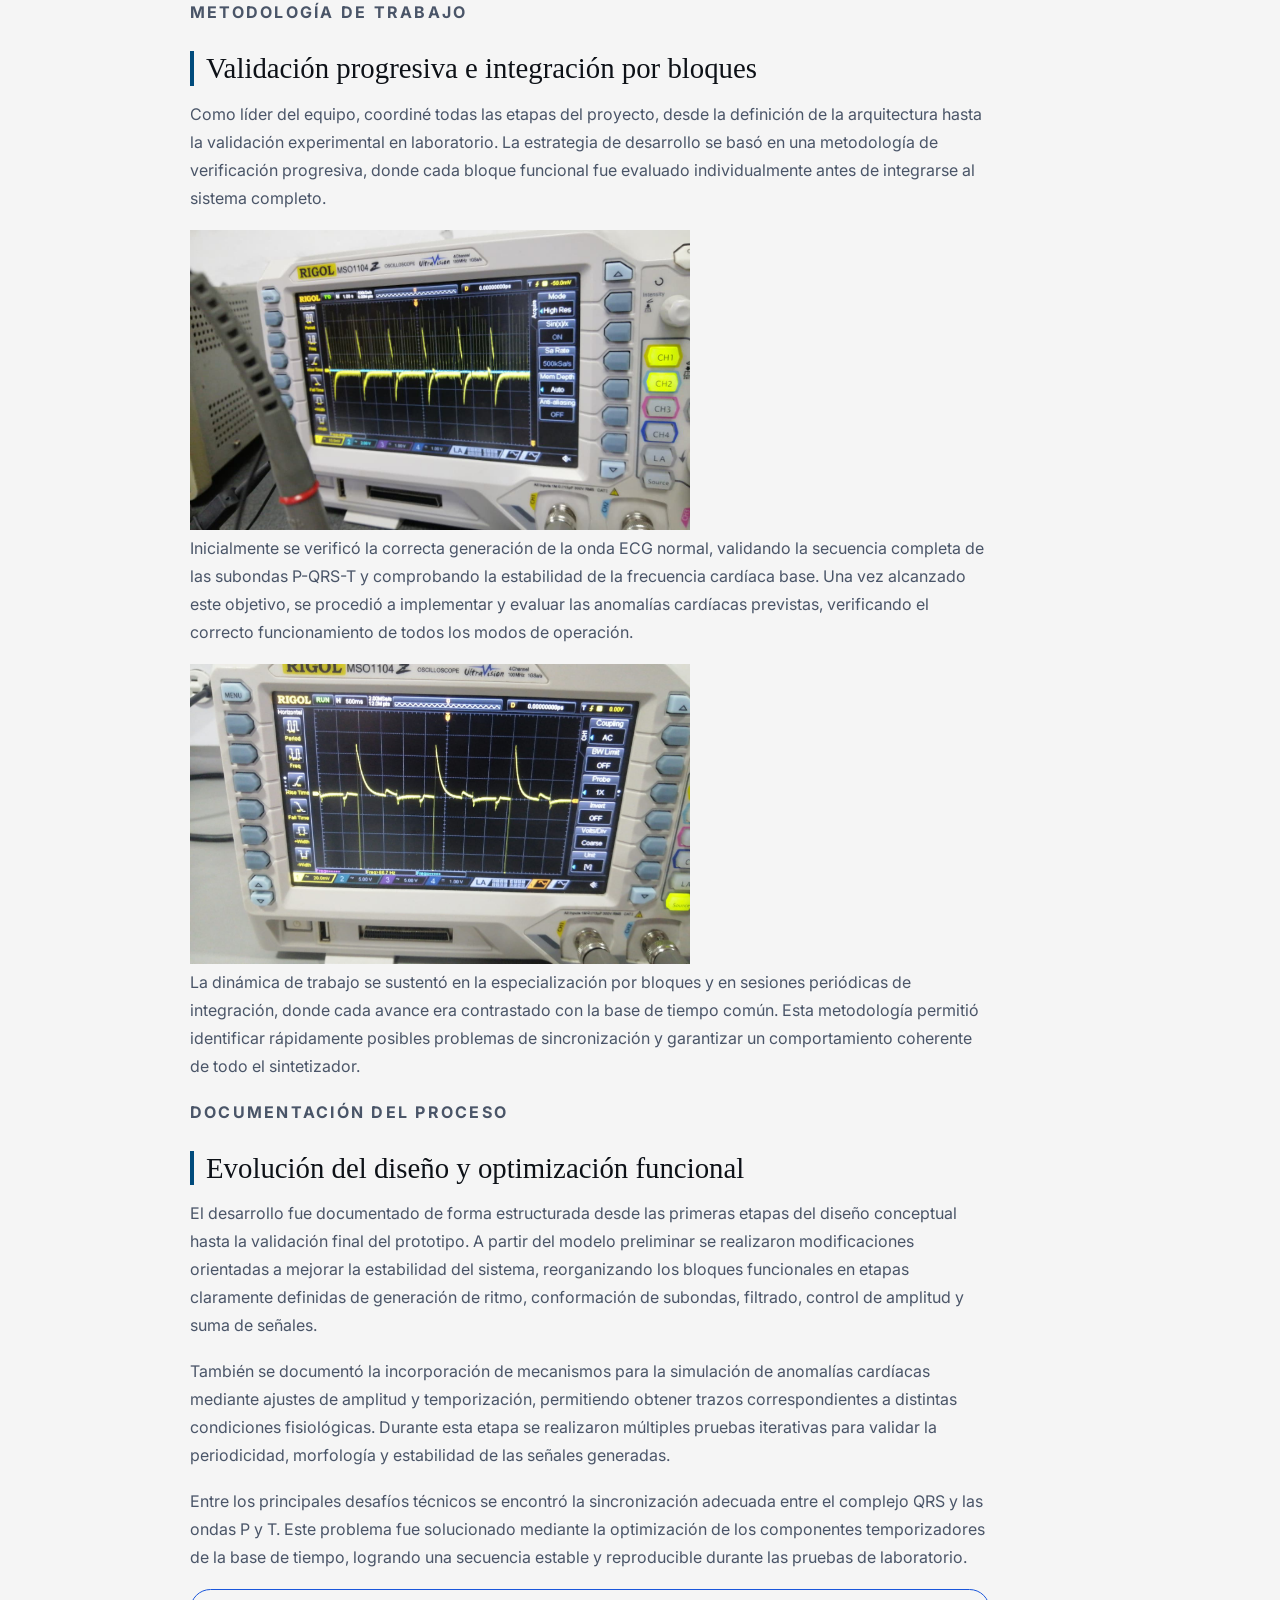
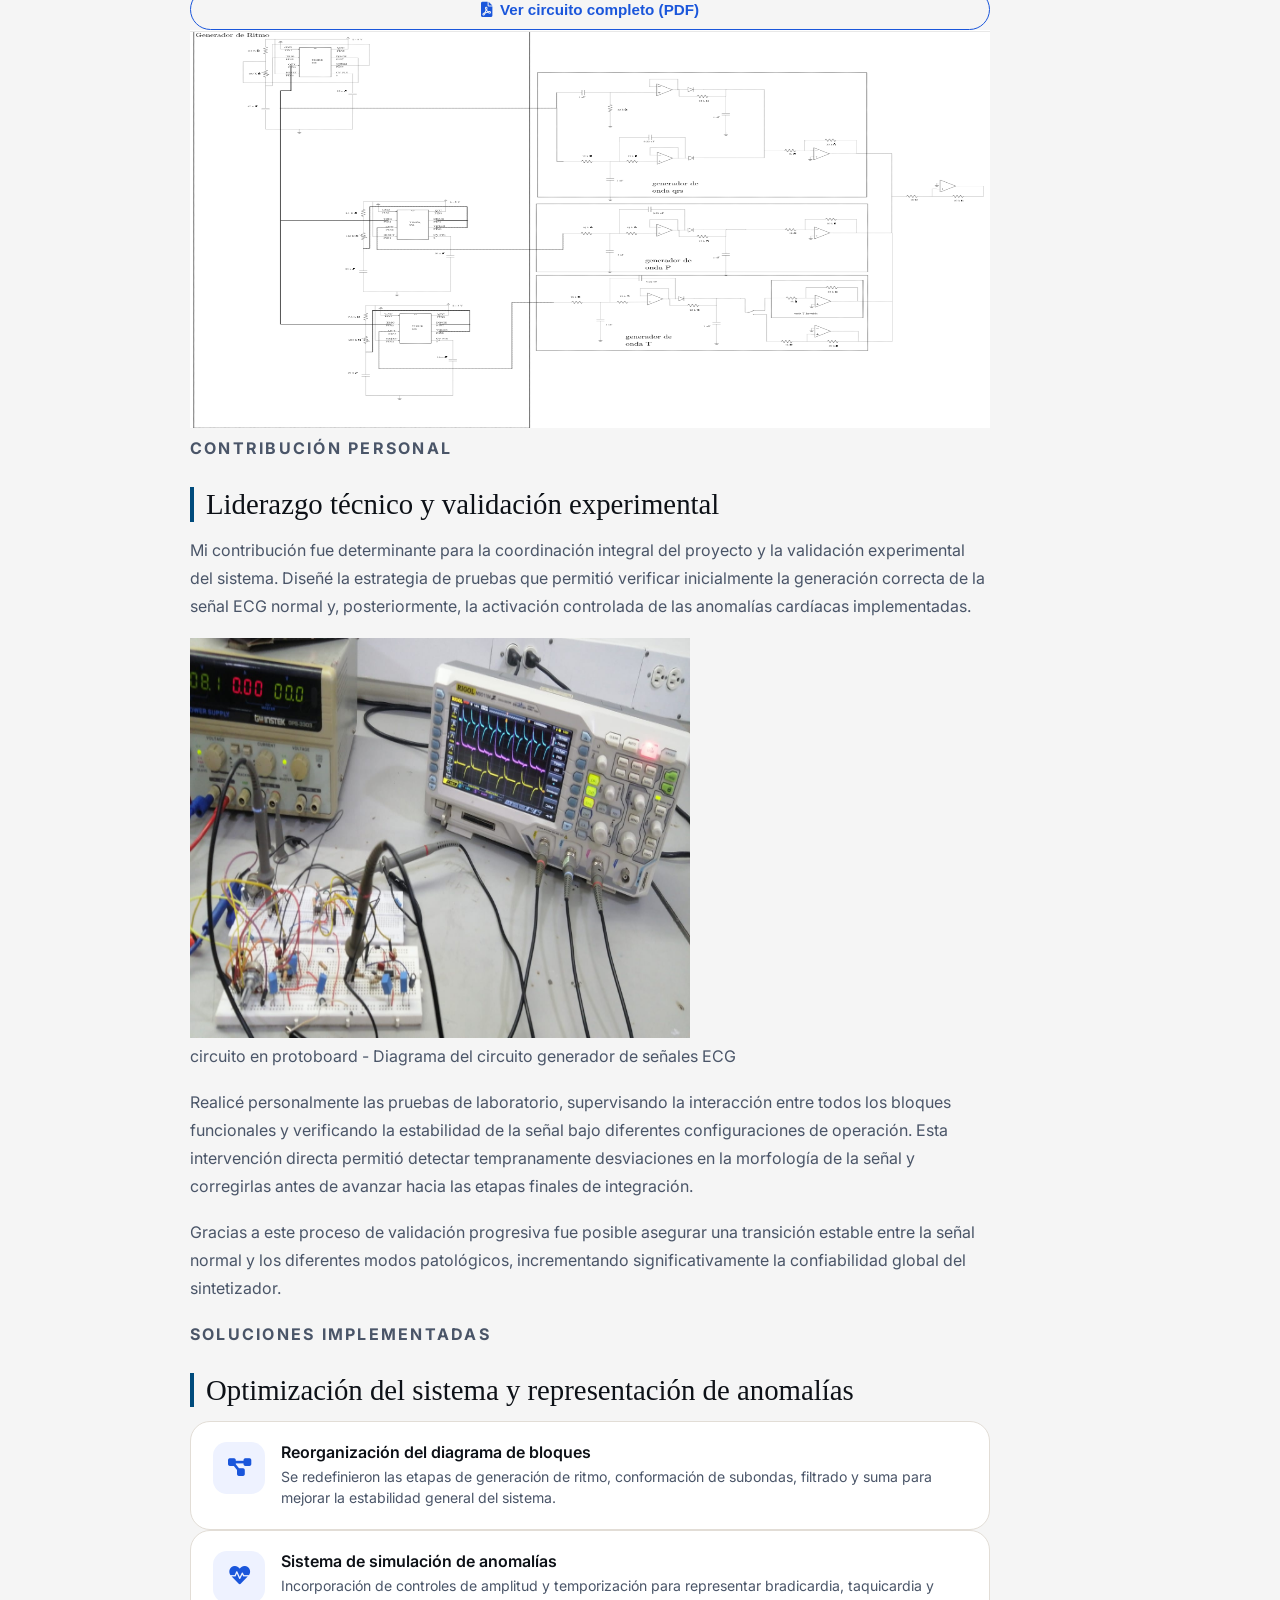
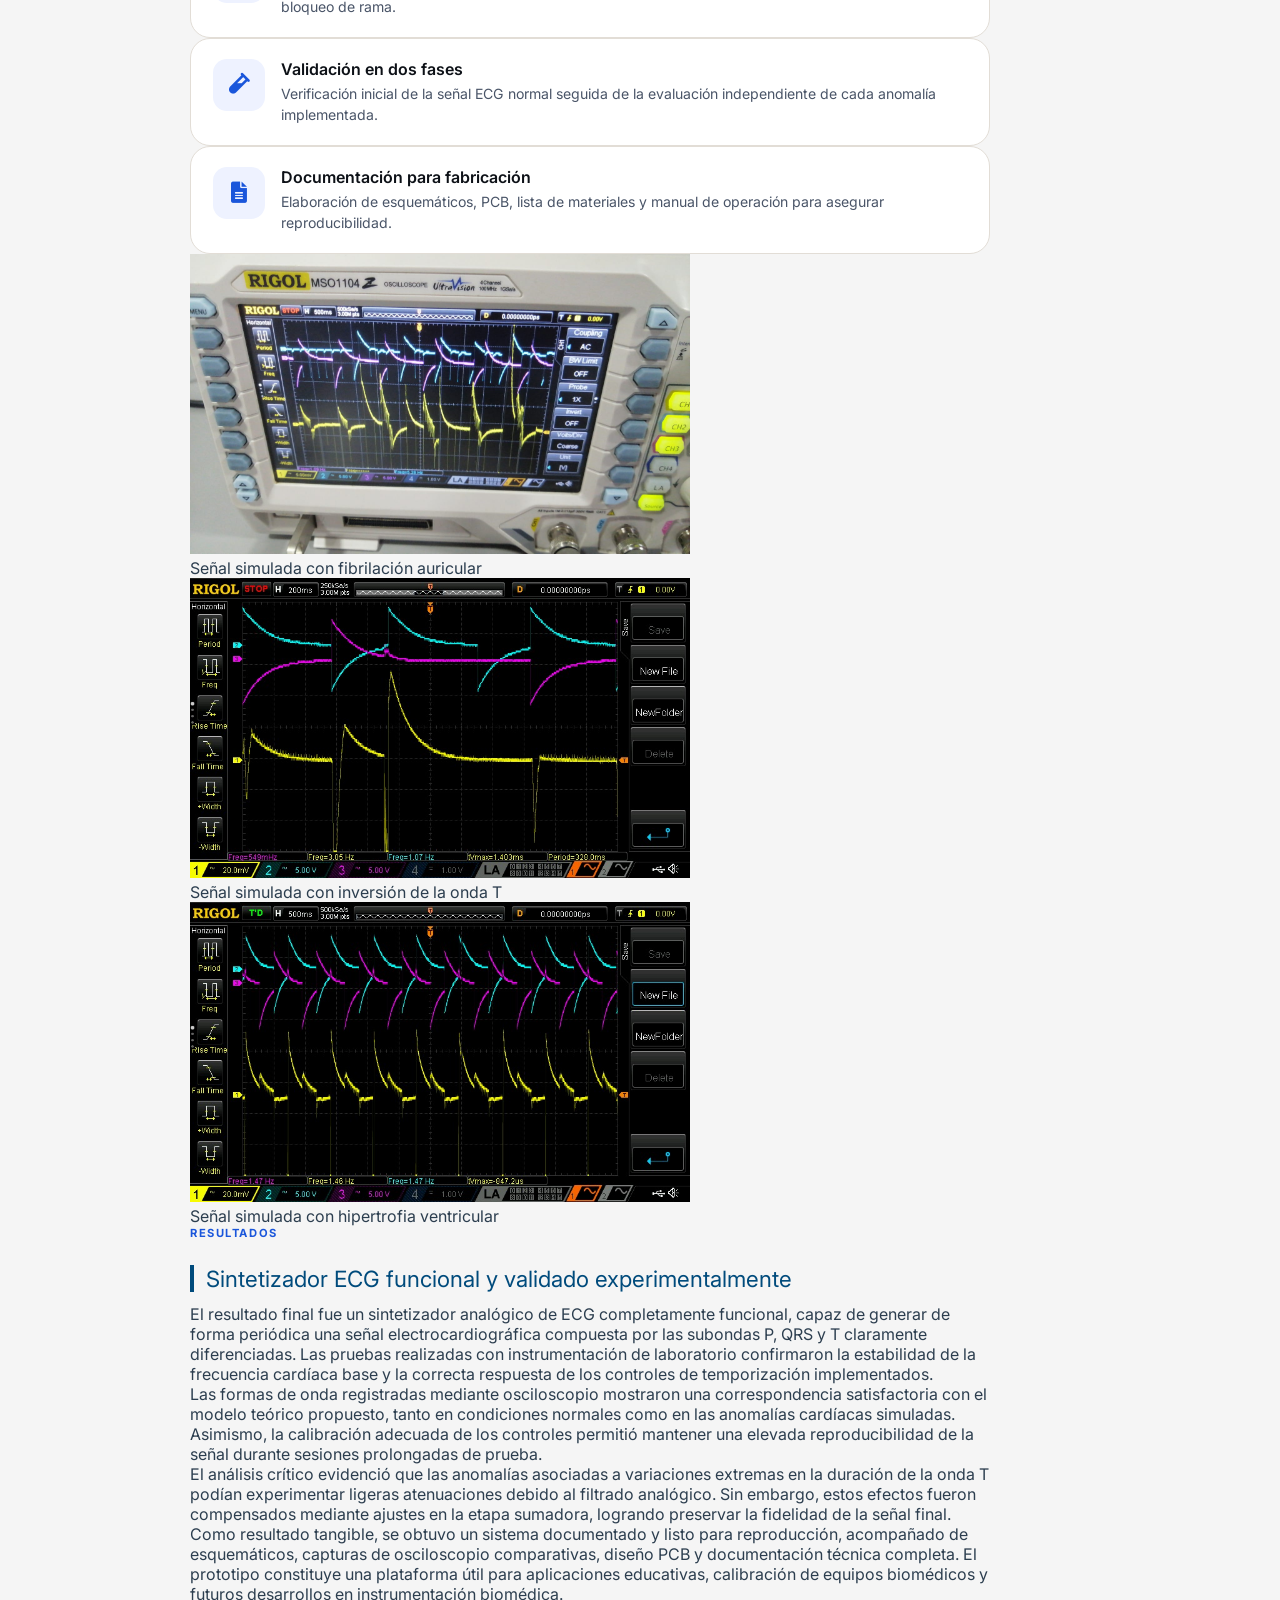
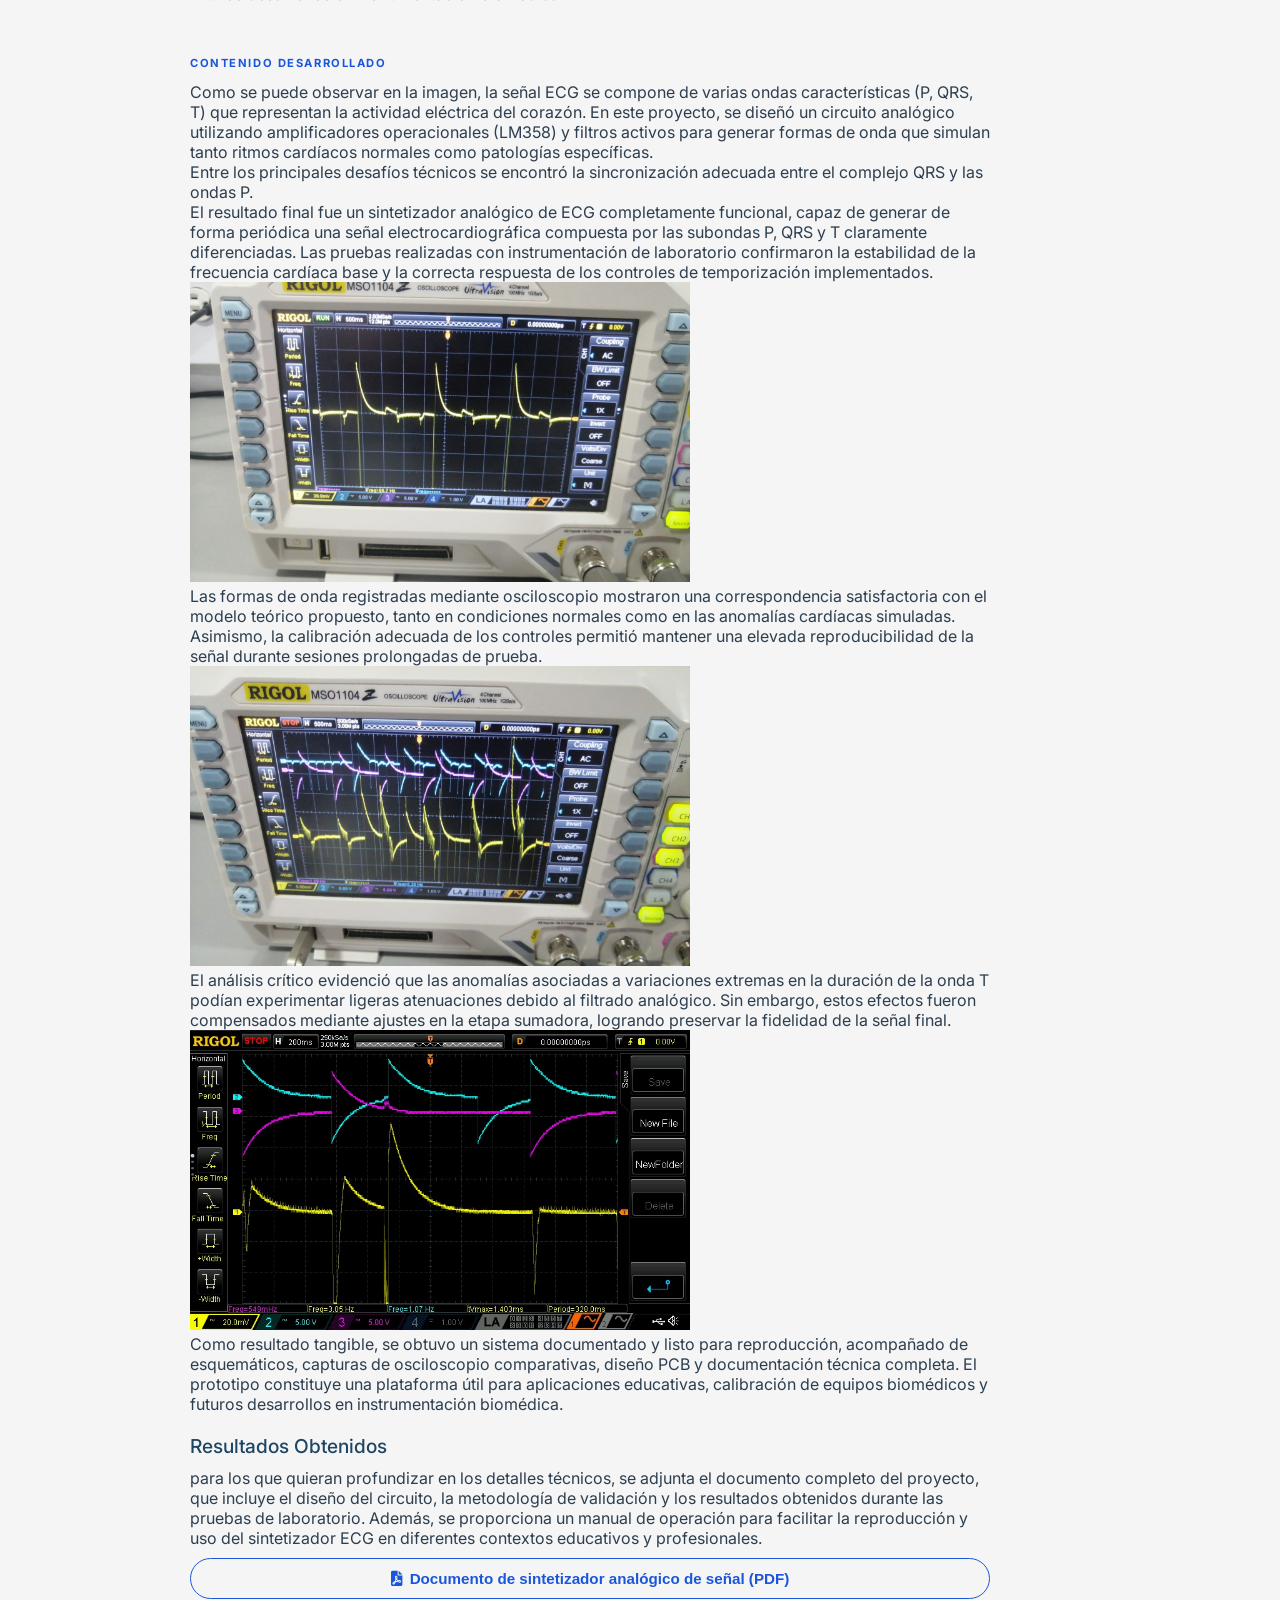
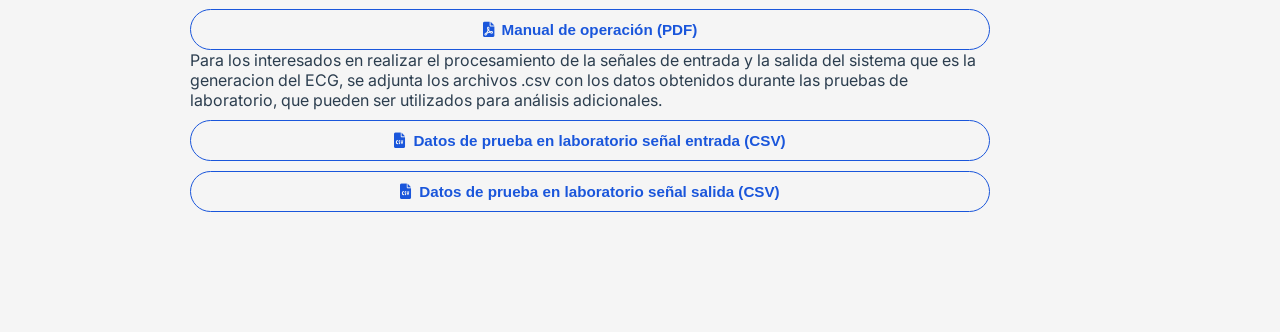
<file: proyecto4-detalle.html>
<!DOCTYPE html>
<html lang="es">
<head>
  <meta charset="UTF-8">
  <meta name="viewport" content="width=device-width, initial-scale=1.0">
  <link href="https://fonts.googleapis.com/css2?family=Inter:opsz,wght@14..32,400;14..32,500;14..32,600;14..32,700&display=swap" rel="stylesheet">
  <link rel="stylesheet" href="https://cdnjs.cloudflare.com/ajax/libs/font-awesome/6.0.0-beta3/css/all.min.css">
    <link rel="stylesheet" href="proyecto1.css">
    </head>

<body>
  <a class="back-btn" href="index.html" id="backBtn">
    <i class="fas fa-arrow-left"></i> Volver al portafolio
  </a>

  <!-- HERO -->
  <section class="hero">
    <div class="hero-bg"></div>
    <div class="hero-glow"></div>
    <div class="hero-content">
      <!-- <div class="category-pill">
        <i class="fas fa-book-open"></i>
        Publicación técnica · Electrónica analógica
      </div> -->
      <h1 class="hero-title">
        Simulador Analógico <br>
        <span class="hero-highlight">de ECG</span>
      </h1>
      <!-- <div class="hero-meta">
        <div class="meta-item"><i class="fas fa-calendar-alt"></i> 2026</div>
        <div class="meta-item"><i class="fas fa-users"></i> Colaboración editorial</div>
        <div class="meta-item"><i class="fas fa-microchip"></i> Bioingenieria</div>
        <div class="meta-item"><i class="fas fa-file-alt"></i> Diseño · multisim · Hardware</div>
      </div> -->
    </div>
  </section>

  <!-- CONTENT -->
  <div class="content-wrap">

    <!-- MAIN COLUMN -->
    <main>

      <div class="prose">
      <p class="section-label">Descripción del proyecto</p>
<p class="section-label">Objetivo del proyecto</p>
<h2>Diseño e implementación de un sintetizador analógico de señal ECG</h2>

<p>
    El objetivo central del proyecto fue diseñar, implementar y validar un prototipo funcional de sintetizador analógico
    de señal ECG, tomando como base un modelo conceptual previamente definido para representar las subondas P, Q, R, S y T.
    Se buscó generar una señal electrocardiográfica periódica, estable y ajustable, con capacidad para representar diversas
    anomalías cardíacas mediante el control de amplitud y temporización, garantizando además una documentación técnica
    completa que respaldara su operación, validación y posible fabricación profesional.
</p>

<p class="section-label">Alcance</p>
<h2>Desarrollo integral de un generador analógico de señales biomédicas</h2>

<p>
    El alcance del proyecto comprendió el diseño, integración y validación de todos los bloques funcionales necesarios
    para la generación de una señal ECG completa. La arquitectura incluyó una etapa generadora de ritmo encargada de
    establecer la frecuencia cardíaca base y sincronizar las distintas subondas que conforman el ciclo cardíaco.
</p>

<p>
    Se desarrollaron conformadores independientes para la onda P, el complejo QRS y la onda T, incorporando etapas de
    filtrado y acondicionamiento analógico específicas para cada segmento. Asimismo, se implementaron controles de
    amplitud y temporización mediante elementos ajustables, permitiendo modificar parámetros clave de la señal para
    representar condiciones fisiológicas y patológicas.
</p>

<p>
    El sistema fue complementado con un circuito sumador encargado de integrar las diferentes subondas en una única
    señal ECG de salida. Finalmente, se generó la documentación técnica correspondiente, incluyendo esquemáticos,
    diseño de PCB, lista de materiales y un manual básico de operación.
</p>

<p class="section-label">Metodología de trabajo</p>
<h2>Validación progresiva e integración por bloques</h2>

<p>
    Como líder del equipo, coordiné todas las etapas del proyecto, desde la definición de la arquitectura hasta la
    validación experimental en laboratorio. La estrategia de desarrollo se basó en una metodología de verificación
    progresiva, donde cada bloque funcional fue evaluado individualmente antes de integrarse al sistema completo.
</p>
 <div class="circuit-illustration">
          <img src="img/señalECG osc.jpeg" alt="Diagrama del circuito generador de señales ECG" width="500" height="300">
        </div>
<p>
    Inicialmente se verificó la correcta generación de la onda ECG normal, validando la secuencia completa de las
    subondas P-QRS-T y comprobando la estabilidad de la frecuencia cardíaca base. Una vez alcanzado este objetivo,
    se procedió a implementar y evaluar las anomalías cardíacas previstas, verificando el correcto funcionamiento de
    todos los modos de operación.
</p>
<div class="circuit-illustration">
          <img src="img/ecgcompleto.jpeg" alt="Diagrama del circuito generador de señales ECG" width="500" height="300">
        </div>
<p>
    La dinámica de trabajo se sustentó en la especialización por bloques y en sesiones periódicas de integración,
    donde cada avance era contrastado con la base de tiempo común. Esta metodología permitió identificar rápidamente
    posibles problemas de sincronización y garantizar un comportamiento coherente de todo el sintetizador.
</p>

<p class="section-label">Documentación del proceso</p>
<h2>Evolución del diseño y optimización funcional</h2>

<p>
    El desarrollo fue documentado de forma estructurada desde las primeras etapas del diseño conceptual hasta la
    validación final del prototipo. A partir del modelo preliminar se realizaron modificaciones orientadas a mejorar
    la estabilidad del sistema, reorganizando los bloques funcionales en etapas claramente definidas de generación de
    ritmo, conformación de subondas, filtrado, control de amplitud y suma de señales.
</p>

<p>
    También se documentó la incorporación de mecanismos para la simulación de anomalías cardíacas mediante ajustes de
    amplitud y temporización, permitiendo obtener trazos correspondientes a distintas condiciones fisiológicas.
    Durante esta etapa se realizaron múltiples pruebas iterativas para validar la periodicidad, morfología y estabilidad
    de las señales generadas.
</p>

<p>
    Entre los principales desafíos técnicos se encontró la sincronización adecuada entre el complejo QRS y las ondas P
    y T. Este problema fue solucionado mediante la optimización de los componentes temporizadores de la base de tiempo,
    logrando una secuencia estable y reproducible durante las pruebas de laboratorio.
</p>
<!-- Reemplaza el botón existente -->
<a href="Circuit ECG.pdf" target="_blank" class="cta-btn-outline" id="btnExtracto">
    <i class="fas fa-file-pdf" style="margin-right:8px;"></i>Ver circuito completo (PDF)
</a>

   <div class="circuit-illustration">
    <img src="img/CircuitoECG.png" alt="Diagrama del circuito generador de señales ECG" width="800" height="400">
</div>

<p class="section-label">Contribución personal</p>
<h2>Liderazgo técnico y validación experimental</h2>

<p>
    Mi contribución fue determinante para la coordinación integral del proyecto y la validación experimental del sistema.
    Diseñé la estrategia de pruebas que permitió verificar inicialmente la generación correcta de la señal ECG normal y,
    posteriormente, la activación controlada de las anomalías cardíacas implementadas.
</p>
 <div class="circuit-illustration">
    <img src="img/montaje protoboard.jpeg" alt="Diagrama del circuito generador de señales ECG" width="500" height="400">
 <p class="circuit-caption"> circuito en protoboard - Diagrama del circuito generador de señales ECG</p>
  </div>
<p>
    Realicé personalmente las pruebas de laboratorio, supervisando la interacción entre todos los bloques funcionales
    y verificando la estabilidad de la señal bajo diferentes configuraciones de operación. Esta intervención directa
    permitió detectar tempranamente desviaciones en la morfología de la señal y corregirlas antes de avanzar hacia las
    etapas finales de integración.
</p>

<p>
    Gracias a este proceso de validación progresiva fue posible asegurar una transición estable entre la señal normal
    y los diferentes modos patológicos, incrementando significativamente la confiabilidad global del sintetizador.
</p>

<p class="section-label">Soluciones implementadas</p>
<h2>Optimización del sistema y representación de anomalías</h2>
    <div class="app-card">
        <div class="app-num"><i class="fas fa-project-diagram"></i></div>
        <div>
            <div class="app-name">Reorganización del diagrama de bloques</div>
            <div class="app-desc">
                Se redefinieron las etapas de generación de ritmo, conformación de subondas, filtrado y suma para mejorar la estabilidad general del sistema.
            </div>
        </div>
    </div>

    <div class="app-card">
        <div class="app-num"><i class="fas fa-heartbeat"></i></div>
        <div>
            <div class="app-name">Sistema de simulación de anomalías</div>
            <div class="app-desc">
                Incorporación de controles de amplitud y temporización para representar bradicardia, taquicardia y bloqueo de rama.
            </div>
        </div>
    </div>

    <div class="app-card">
        <div class="app-num"><i class="fas fa-vial"></i></div>
        <div>
            <div class="app-name">Validación en dos fases</div>
            <div class="app-desc">
                Verificación inicial de la señal ECG normal seguida de la evaluación independiente de cada anomalía implementada.
            </div>
           
  </div>

        </div>
    </div>

    <div class="app-card">
        <div class="app-num"><i class="fas fa-file-alt"></i></div>
        <div>
            <div class="app-name">Documentación para fabricación</div>
            <div class="app-desc">
                Elaboración de esquemáticos, PCB, lista de materiales y manual de operación para asegurar reproducibilidad.
            </div>
        </div>
    </div>
<div class="circuit-illustration">
          <img src="img/fibrilacion Auricular.jpeg" alt="Diagrama del circuito generador de señales ECG" width="500" height="300">
        <p class="circuit-caption"> Señal simulada con fibrilación auricular</p>
        </div>
<div class="circuit-illustration">
          <img src="img/T-inverida.jpeg" alt="Diagrama del circuito generador de señales ECG" width="500" height="300">
          <p class="circuit-caption"> Señal simulada con inversión de la onda T</p>
        </div>
<div class="circuit-illustration">
          <img src="img/hipertrofia.jpeg" alt="Diagrama del circuito generador de señales ECG" width="500" height="300">
          <p class="circuit-caption"> Señal simulada con hipertrofia ventricular</p>
</div>
<p class="section-label">Resultados</p>
<h2>Sintetizador ECG funcional y validado experimentalmente</h2>

<p>
    El resultado final fue un sintetizador analógico de ECG completamente funcional, capaz de generar de forma periódica
    una señal electrocardiográfica compuesta por las subondas P, QRS y T claramente diferenciadas. Las pruebas realizadas
    con instrumentación de laboratorio confirmaron la estabilidad de la frecuencia cardíaca base y la correcta respuesta
    de los controles de temporización implementados.
</p>

<p>
    Las formas de onda registradas mediante osciloscopio mostraron una correspondencia satisfactoria con el modelo
    teórico propuesto, tanto en condiciones normales como en las anomalías cardíacas simuladas. Asimismo, la calibración
    adecuada de los controles permitió mantener una elevada reproducibilidad de la señal durante sesiones prolongadas
    de prueba.
</p>

<p>
    El análisis crítico evidenció que las anomalías asociadas a variaciones extremas en la duración de la onda T podían
    experimentar ligeras atenuaciones debido al filtrado analógico. Sin embargo, estos efectos fueron compensados
    mediante ajustes en la etapa sumadora, logrando preservar la fidelidad de la señal final.
</p>

<p>
    Como resultado tangible, se obtuvo un sistema documentado y listo para reproducción, acompañado de esquemáticos,
    capturas de osciloscopio comparativas, diseño PCB y documentación técnica completa. El prototipo constituye una
    plataforma útil para aplicaciones educativas, calibración de equipos biomédicos y futuros desarrollos en
    instrumentación biomédica.
</p>

      <!-- Circuit mockup (SVG illustration) -->

      <!-- Applications -->
      <div class="apps-block">
        <p class="section-label">Contenido desarrollado</p>

        <p>
          Como se puede observar en la imagen, la señal ECG se compone de varias ondas características (P, QRS, T) que representan la actividad eléctrica del corazón. En este proyecto, se diseñó un circuito analógico utilizando amplificadores operacionales (LM358) y filtros activos para generar formas de onda que simulan tanto ritmos cardíacos normales como patologías específicas.
        </p>
        <!-- señal ECG en osciloscopio -->
        


        <p>
            Entre los principales desafíos técnicos se encontró la sincronización adecuada entre el complejo QRS y las ondas P.
        </p>


        <p>
            El resultado final fue un sintetizador analógico de ECG completamente funcional, capaz de generar de forma periódica una señal electrocardiográfica compuesta por las subondas P, QRS y T claramente diferenciadas. Las pruebas realizadas con instrumentación de laboratorio confirmaron la estabilidad de la frecuencia cardíaca base y la correcta respuesta de los controles de temporización implementados.
        </p>

         <div class="circuit-illustration">
          <img src="img/ecgcompleto.jpeg" alt="Diagrama del circuito generador de señales ECG" width="500" height="300">
        </div>

         <p>
            Las formas de onda registradas mediante osciloscopio mostraron una correspondencia satisfactoria con el modelo teórico propuesto, tanto en condiciones normales como en las anomalías cardíacas simuladas. Asimismo, la calibración adecuada de los controles permitió mantener una elevada reproducibilidad de la señal durante sesiones prolongadas de prueba.
        </p>

         <div class="circuit-illustration">
          <img src="img/fibrilacion Auricular.jpeg" alt="Diagrama del circuito generador de señales ECG" width="500" height="300">
        </div>

         <p>
            El análisis crítico evidenció que las anomalías asociadas a variaciones extremas en la duración de la onda T podían experimentar ligeras atenuaciones debido al filtrado analógico. Sin embargo, estos efectos fueron compensados mediante ajustes en la etapa sumadora, logrando preservar la fidelidad de la señal final.
        </p>

         <div class="circuit-illustration">
          <img src="img/T-inverida.jpeg" alt="Diagrama del circuito generador de señales ECG" width="500" height="300">
        </div>

         <p>
            Como resultado tangible, se obtuvo un sistema documentado y listo para reproducción, acompañado de esquemáticos, capturas de osciloscopio comparativas, diseño PCB y documentación técnica completa. El prototipo constituye una plataforma útil para aplicaciones educativas, calibración de equipos biomédicos y futuros desarrollos en instrumentación biomédica.
        </p>
        <h3>Resultados Obtenidos</h3>
        <p>
para los que quieran profundizar en los detalles técnicos, se adjunta el documento completo del proyecto, que incluye el diseño del circuito, 
la metodología de validación y los resultados obtenidos durante las pruebas de laboratorio. Además, se proporciona 
un manual de operación para facilitar la reproducción y uso del sintetizador ECG en diferentes contextos educativos y 
profesionales.</p>
<a href="un_sintetizador_analógico_de_señal_ECG.pdf" target="_blank" class="cta-btn-outline" id="btnExtracto">
    <i class="fas fa-file-pdf" style="margin-right:8px;"></i>Documento de sintetizador analógico de señal (PDF)
</a>
<a 
href="Manual_Operacion_Sintetizador_ECG (1).docx.pdf" target="_blank" class="cta-btn-outline" id="btnExtracto">
    <i class="fas fa-file-pdf" style="margin-right:8px;"></i>Manual de operación (PDF)
</a>

Para los interesados en realizar el procesamiento de la señales de entrada y la salida del sistema que es la 
generacion del ECG, se adjunta los archivos .csv con los datos obtenidos durante las pruebas de laboratorio, 
que pueden ser utilizados para análisis adicionales.
<div csv-data>
    <a href="lnb.csv" target="_blank" class="cta-btn-outline" id="btnExtracto">
        <i class="fas fa-file-csv" style="margin-right:8px;"></i>Datos de prueba en laboratorio señal entrada (CSV)
    
    </a>
    </div>
   
    <div csv-data>
    <a href="ecgout.csv" target="_blank" class="cta-btn-outline" id="btnExtracto">
        <i class="fas fa-file-csv" style="margin-right:8px;"></i>Datos de prueba en laboratorio señal salida (CSV)
    
    </a>
    </div>

</main>
    </aside>
      

  <script>
    // El botón "Volver" regresa al historial o a index.html
    document.getElementById('backBtn').addEventListener('click', function(e) {
      if (history.length > 1) {
        e.preventDefault();
        history.back();
      }
    });
  </script>

</body>
</html>
</file>
<file: main.css>
* {
      margin: 0;
      padding: 0;
      box-sizing: border-box;
    }

    body {
      font-family: 'Inter', sans-serif;
      background-color: #f9fafc;
      color: #1e293b;
      line-height: 1.5;
      scroll-behavior: smooth;
    }

    .container {
      max-width: 1280px;
      margin: 0 auto;
      padding: 0 32px;
    }

    /* HEADER / NAVBAR */
    header {
      background-color: rgba(255, 255, 255, 0.96);
      backdrop-filter: blur(8px);
      box-shadow: 0 1px 2px rgba(0, 0, 0, 0.03), 0 1px 6px rgba(0, 0, 0, 0.05);
      position: sticky;
      top: 0;
      z-index: 100;
    }

    .navbar {
      display: flex;
      justify-content: space-between;
      align-items: center;
      padding: 20px 0;
      flex-wrap: wrap;
    }

    .logo {
      font-size: 1.8rem;
      font-weight: 700;
      letter-spacing: -0.02em;
      background: linear-gradient(135deg, #2563eb, #1e40af);
      background-clip: text;
      -webkit-background-clip: text;
      color: transparent;
    }

    .nav-links {
      display: flex;
      gap: 32px;
      list-style: none;
    }

    .nav-links a {
      text-decoration: none;
      font-weight: 500;
      color: #334155;
      transition: color 0.2s ease;
      font-size: 1rem;
    }

    .nav-links a:hover {
      color: #2563eb;
    }

    .btn-outline {
      border: 1px solid #cbd5e1;
      background: white;
      padding: 8px 20px;
      border-radius: 40px;
      font-weight: 600;
      color: #1e293b;
      transition: all 0.2s;
      cursor: pointer;
    }

    .btn-outline:hover {
      border-color: #2563eb;
      color: #2563eb;
      background: #f0f9ff;
    }

    /* Hero Section */
    .hero {
      padding: 80px 0 70px 0;
      display: flex;
      flex-wrap: wrap;
      align-items: center;
      justify-content: space-between;
      gap: 48px;
    }

    .hero-content {
      flex: 1;
      min-width: 280px;
    }

    .hero-badge {
      background: #eef2ff;
      color: #2563eb;
      font-size: 0.85rem;
      font-weight: 600;
      padding: 4px 12px;
      border-radius: 30px;
      display: inline-block;
      margin-bottom: 20px;
    }

    .hero-content h1 {
      font-size: 3.4rem;
      font-weight: 700;
      line-height: 1.2;
      letter-spacing: -0.02em;
      margin-bottom: 20px;
      color: #0f172a;
    }

    .hero-highlight {
      color: #2563eb;
      border-bottom: 3px solid #93c5fd;
    }

    .hero-desc {
      font-size: 1.2rem;
      color: #475569;
      max-width: 550px;
      margin-bottom: 32px;
    }

    .hero-buttons {
      display: flex;
      gap: 16px;
      flex-wrap: wrap;
    }

    .btn-primary {
      background-color: #2563eb;
      color: white;
      border: none;
      padding: 12px 28px;
      border-radius: 40px;
      font-weight: 600;
      font-size: 1rem;
      cursor: pointer;
      transition: background 0.2s, transform 0.1s;
      box-shadow: 0 4px 8px rgba(37, 99, 235, 0.2);
    }

    .btn-primary:hover {
      background-color: #1d4ed8;
    }

    .btn-secondary {
      background: white;
      border: 1px solid #cbd5e1;
      padding: 12px 28px;
      border-radius: 40px;
      font-weight: 600;
      cursor: pointer;
      transition: all 0.2s;
    }

    .btn-secondary:hover {
      border-color: #2563eb;
      color: #2563eb;
      background: #f8fafc;
    }

    .hero-image {
      flex: 1;
      display: flex;
      justify-content: center;
      min-width: 280px;
    }

    .avatar-placeholder {
      background: linear-gradient(145deg, #e2e8f0, #ffffff);
      width: 320px;
      height: 320px;
      border-radius: 30% 70% 70% 30% / 30% 30% 70% 70%;
      display: flex;
      align-items: center;
      justify-content: center;
      box-shadow: 0 25px 40px -12px rgba(0, 0, 0, 0.2);
    }

    .avatar-placeholder i {
      font-size: 7rem;
      color: #2563eb;
      opacity: 0.85;
    }

    section {
      padding: 80px 0;
      border-bottom: 1px solid #e9eef3;
    }

    .section-title {
      font-size: 2rem;
      font-weight: 700;
      text-align: center;
      margin-bottom: 56px;
      letter-spacing: -0.01em;
      color: #0f172a;
    }

    /* Servicios híbridos */
    .services-grid {
      display: grid;
      grid-template-columns: repeat(auto-fit, minmax(280px, 1fr));
      gap: 32px;
    }

    .service-card {
      background: white;
      padding: 32px 24px;
      border-radius: 28px;
      box-shadow: 0 8px 20px rgba(0, 0, 0, 0.02), 0 2px 6px rgba(0, 0, 0, 0.05);
      transition: transform 0.2s, box-shadow 0.2s;
      text-align: center;
      border: 1px solid #edf2f7;
    }

    .service-card:hover {
      transform: translateY(-5px);
      box-shadow: 0 20px 30px -12px rgba(0, 0, 0, 0.1);
      border-color: #cbdffa;
    }

    .service-icon {
      font-size: 2.5rem;
      color: #2563eb;
      margin-bottom: 20px;
    }

    .service-card h3 {
      font-size: 1.5rem;
      margin-bottom: 12px;
    }

    .service-card p {
      color: #475569;
    }

    /* Proyectos destacados (electrónica + frontend) */
    .projects-grid {
      display: grid;
      grid-template-columns: repeat(auto-fit, minmax(320px, 1fr));
      gap: 32px;
    }

    .project-item {
      background: white;
      border-radius: 28px;
      overflow: hidden;
      transition: all 0.25s ease;
      box-shadow: 0 10px 25px -5px rgba(0, 0, 0, 0.05);
      border: 1px solid #eef2ff;
    }

    .project-item:hover {
      transform: translateY(-6px);
      box-shadow: 0 25px 35px -12px rgba(0, 0, 0, 0.12);
    }

    .project-img {
      background: #eef2ff;
      height: 200px;
      display: flex;
      align-items: center;
      justify-content: center;
      color: #2563eb;
      font-size: 3rem;
    }

    .project-info {
      padding: 24px;
    }

    .project-info h3 {
      font-size: 1.4rem;
      margin-bottom: 8px;
    }

    .project-info p {
      color: #475569;
      margin-bottom: 16px;
    }

    .project-tag {
      display: inline-block;
      background: #eef2ff;
      padding: 4px 12px;
      border-radius: 20px;
      font-size: 0.75rem;
      font-weight: 600;
      color: #2563eb;
    }

    .about-wrapper {
      display: flex;
      flex-wrap: wrap;
      gap: 48px;
      align-items: center;
    }

    .about-text {
      flex: 1.5;
    }

    .about-text h3 {
      font-size: 1.7rem;
      margin-bottom: 20px;
    }

    .about-text p {
      margin-bottom: 20px;
      color: #334155;
    }

    .skill-badge {
      display: flex;
      flex-wrap: wrap;
      gap: 10px;
      margin-top: 20px;
    }

    .skill-badge span {
      background: white;
      border-radius: 40px;
      padding: 6px 16px;
      font-weight: 500;
      border: 1px solid #e2e8f0;
      font-size: 0.85rem;
    }

    .about-stats {
      flex: 1;
      background: linear-gradient(145deg, #f1f5f9, #ffffff);
      padding: 32px;
      border-radius: 32px;
      text-align: center;
    }

    .stat-number {
      font-size: 2.5rem;
      font-weight: 800;
      color: #2563eb;
    }

    .contact-flex {
      display: flex;
      flex-wrap: wrap;
      gap: 48px;
      background: white;
      border-radius: 36px;
      padding: 48px;
      box-shadow: 0 20px 35px -12px rgba(0, 0, 0, 0.05);
      border: 1px solid #eef2ff;
    }

    .contact-info {
      flex: 1;
    }

    .contact-info h3 {
      font-size: 1.8rem;
      margin-bottom: 20px;
    }

    .contact-detail {
      display: flex;
      align-items: center;
      gap: 16px;
      margin: 24px 0;
    }

    .contact-detail i {
      font-size: 1.4rem;
      width: 40px;
      height: 40px;
      background: #eef2ff;
      display: inline-flex;
      align-items: center;
      justify-content: center;
      border-radius: 30px;
      color: #2563eb;
    }

    .contact-form {
      flex: 1;
      display: flex;
      flex-direction: column;
      gap: 20px;
    }

    .contact-form input,
    .contact-form textarea {
      padding: 14px 18px;
      border-radius: 28px;
      border: 1px solid #e2e8f0;
      font-family: 'Inter', sans-serif;
      font-size: 1rem;
      transition: 0.2s;
      background: #fefefe;
    }

    .contact-form input:focus,
    .contact-form textarea:focus {
      outline: none;
      border-color: #2563eb;
      box-shadow: 0 0 0 3px rgba(37, 99, 235, 0.1);
    }

    .contact-form button {
      background: #2563eb;
      color: white;
      border: none;
      padding: 14px;
      border-radius: 40px;
      font-weight: 700;
      cursor: pointer;
      transition: background 0.2s;
    }

    .contact-form button:hover {
      background: #1e40af;
    }

    .form-message {
      font-size: 0.85rem;
      text-align: center;
    }

    footer {
      background: #0f172a;
      color: #cbd5e1;
      padding: 40px 0;
      text-align: center;
    }

    .social-icons {
      display: flex;
      justify-content: center;
      gap: 24px;
      margin-bottom: 20px;
    }

    .social-icons a {
      color: #94a3b8;
      font-size: 1.4rem;
      transition: color 0.2s;
    }

    .social-icons a:hover {
      color: #60a5fa;
    }

    @media (max-width: 768px) {
      .navbar {
        flex-direction: column;
        gap: 16px;
      }
      .hero {
        text-align: center;
        flex-direction: column-reverse;
      }
      .hero-buttons {
        justify-content: center;
      }
      .hero-desc {
        margin-left: auto;
        margin-right: auto;
      }
      .contact-flex {
        padding: 28px;
      }
      .section-title {
        font-size: 1.8rem;
      }
      .hero-content h1 {
        font-size: 2.4rem;
      }
    }

    @media (max-width: 480px) {
      .container {
        padding: 0 20px;
      }
      .nav-links {
        gap: 20px;
      }
    }
</file>
<file: proyecto1.css>
:root {
      --ink:      #0d1117;
      --muted:    #4a5568;
      --accent:   #1a56db;
      --accent2: #2563eb;
      --paper:    #faf8f3;
      --rule:     #e2ddd6;
      --chip:     #eef2ff;
      --chip-txt: #2563eb;
    }

    *, *::before, *::after { margin: 0; padding: 0; box-sizing: border-box; }

    html { scroll-behavior: smooth; }

    body {
      font-family: 'DM Sans', sans-serif;
      background: var(--paper);
      color: var(--ink);
      min-height: 100vh;
      overflow-x: hidden;
    }

    /* ── BACK BUTTON ── */
    .back-btn {
      position: fixed;
      top: 24px;
      left: 28px;
      z-index: 200;
      display: inline-flex;
      align-items: center;
      gap: 8px;
      font-family: 'DM Sans', sans-serif;
      font-size: 0.88rem;
      font-weight: 600;
      color: var(--ink);
      background: rgba(255,255,255,0.9);
      border: 1px solid var(--rule);
      padding: 9px 18px;
      border-radius: 40px;
      text-decoration: none;
      backdrop-filter: blur(6px);
      box-shadow: 0 2px 10px rgba(0,0,0,0.07);
      transition: all .2s;
    }
    .back-btn:hover {
      background: white;
      border-color: var(--accent);
      color: var(--accent);
    }

    /* ── HERO ── */
    .hero {
      position: relative;
      min-height: 72vh;
      display: flex;
      align-items: flex-end;
      padding: 0 0 64px;
      overflow: hidden;
    }
.hero-highlight {
  color: #3673f7;
  
}
    .hero-bg {
      position: absolute;
      inset: 0;
      background: var(--ink);
      z-index: 0;
    }
    .hero-bg::before {
      content: '';
      position: absolute;
      inset: 0;
      background:
        repeating-linear-gradient(0deg, transparent, transparent 39px, rgba(255,255,255,.04) 40px),
        repeating-linear-gradient(90deg, transparent, transparent 39px, rgba(255,255,255,.04) 40px);
    }
    .hero-bg::after {
      content: '';
      position: absolute;
      bottom: -60px; left: -60px;
      width: 480px; height: 480px;
      border-radius: 50%;
      background: radial-gradient(circle, rgba(26,86,219,.35) 0%, transparent 70%);
    }
    .hero-glow {
      position: absolute;
      top: -80px; right: -80px;
      width: 500px; height: 500px;
      border-radius: 50%;
      background: radial-gradient(circle,   #2563eb 0%, transparent 70%);
      pointer-events: none;
    }

    .hero-content {
      position: relative;
      z-index: 1;
      max-width: 980px;
      margin: 0 auto;
      padding: 0 40px;
      width: 100%;
    }

    .category-pill {
      display: inline-flex;
      align-items: center;
      gap: 8px;
      background: rgba(255,255,255,.1);
      border: 1px solid rgba(255,255,255,.18);
      color: rgba(255,255,255,.85);
      font-size: 0.78rem;
      font-weight: 600;
      letter-spacing: .08em;
      text-transform: uppercase;
      padding: 6px 14px;
      border-radius: 40px;
      margin-bottom: 28px;
    }

    .hero-title {
      font-family: 'DM Serif Display', serif;
      font-size: clamp(2.4rem, 5.5vw, 4.2rem);
      color: #fff;
      line-height: 1.12;
      max-width: 800px;
      margin-bottom: 28px;
    }
    .hero-title em {
      font-style: italic;
      color: #f9b074;
    }

    .hero-meta {
      display: flex;
      flex-wrap: wrap;
      gap: 20px;
      align-items: center;
    }
    .meta-item {
      display: flex;
      align-items: center;
      gap: 8px;
      color: rgba(255,255,255,.65);
      font-size: 0.88rem;
    }
    .meta-item i { color: var(--accent2); }

    /* ── CONTENT ── */
    .content-wrap {
      max-width: 980px;
      margin: 0 auto;
      padding: 64px 40px 100px;
      display: grid;
      grid-template-columns: 1fr 320px;
      gap: 64px;
      align-items: start;
    }

    /* MAIN */
    .section-label {
      font-size: 0.7rem;
      font-weight: 700;
      letter-spacing: .14em;
      text-transform: uppercase;
      color: var(--accent);
      margin-bottom: 12px;
    }
    .prose h2 {
      font-family: 'DM Serif Display', serif;
      font-size: 1.8rem;
      color: var(--ink);
      margin-bottom: 14px;
      line-height: 1.2;
    }
    .prose p {
      color: var(--muted);
      font-size: 1rem;
      line-height: 1.75;
      margin-bottom: 18px;
    }

    /* Applications */
    .apps-block {
      margin-top: 52px;
    }
    .app-list {
      display: grid;
      gap: 16px;
      margin-top: 20px;
    }
    .app-card {
      background: white;
      border: 1px solid var(--rule);
      border-radius: 20px;
      padding: 20px 22px;
      display: grid;
      grid-template-columns: 52px 1fr;
      gap: 16px;
      align-items: start;
      transition: box-shadow .2s, border-color .2s, transform .2s;
    }
    .app-card:hover {
      box-shadow: 0 10px 28px -8px rgba(0,0,0,.1);
      border-color: #c3d4f8;
      transform: translateX(4px);
    }
    .app-num {
      width: 52px; height: 52px;
      border-radius: 14px;
      background: var(--chip);
      color: var(--accent);
      font-family: 'DM Serif Display', serif;
      font-size: 1.3rem;
      display: flex;
      align-items: center;
      justify-content: center;
    }
    .app-name {
      font-weight: 600;
      font-size: 1rem;
      margin-bottom: 4px;
      color: var(--ink);
    }
    .app-desc {
      font-size: 0.88rem;
      color: var(--muted);
      line-height: 1.5;
    }
/* Estilo inspirado en formato IEEE para una presentación académica */
        body {
            font-family: 'Times New Roman', Times, serif;
            background-color: #f9f9f9;
            margin: 0;
            padding: 20px;
            color: #2c3e4f;
        }
        .ieee-container {
            max-width: 900px;
            margin: 0 auto;
            background-color: white;
            padding: 30px 35px;
            box-shadow: 0 4px 12px rgba(0,0,0,0.1);
            border-radius: 4px;
            line-height: 1.45;
        }
        /* Encabezado tipo IEEE */
        .header-ieee {
            text-align: center;
            border-bottom: 2px solid #004b7c;
            margin-bottom: 25px;
            padding-bottom: 12px;
        }
        .header-ieee h1 {
            font-size: 1.8rem;
            margin: 0;
            color: #004b7c;
            font-weight: normal;
            letter-spacing: -0.5px;
        }
        .header-ieee p {
            margin: 5px 0 0;
            font-style: italic;
            color: #2c3e4f;
        }
        /* Secciones y títulos */
        h2 {
            font-size: 1.4rem;
            margin-top: 25px;
            margin-bottom: 12px;
            color: #004b7c;
            border-left: 4px solid #004b7c;
            padding-left: 12px;
            font-weight: normal;
        }
        h3 {
            font-size: 1.2rem;
            margin: 20px 0 10px;
            color: #1e4663;
            font-weight: 500;
        }
        .sub {
            font-weight: bold;
            color: #005a9c;
        }
        /* Ecuaciones */
        .equation {
            font-family: monospace;
            background-color: #f4f6f9;
            padding: 8px 12px;
            border-left: 3px solid #004b7c;
            margin: 18px 0;
            font-size: 1.05rem;
            text-align: center;
            font-weight: 500;
            overflow-x: auto;
        }
        .inline-equation {
            font-family: monospace;
            background-color: #f0f2f5;
            padding: 2px 6px;
            border-radius: 5px;
            font-size: 0.95rem;
        }
        /* Listas y citas */
        ul, ol {
            margin: 12px 0 15px 25px;
        }
        li {
            margin: 6px 0;
        }
        .note {
            background-color: #eef4fc;
            border-left: 4px solid #2c7ab1;
            padding: 12px 18px;
            margin: 20px 0;
            font-style: normal;
            border-radius: 0 8px 8px 0;
        }
        .ieee-footer {
            margin-top: 30px;
            font-size: 0.75rem;
            text-align: center;
            border-top: 1px solid #ccc;
            padding-top: 12px;
            color: #4a627a;
        }
        @media (max-width: 600px) {
            .ieee-container {
                padding: 18px;
            }
            h2 {
                font-size: 1.25rem;
            }
        }
    /* Simulations block */
    .sim-block {
      margin-top: 52px;
    }
    .sim-grid {
      display: grid;
      grid-template-columns: 1fr 1fr;
      gap: 16px;
      margin-top: 20px;
    }
    .sim-card {
      background: white;
      border: 1px solid var(--rule);
      border-radius: 18px;
      padding: 20px;
      text-align: center;
      transition: all .2s;
    }
    .sim-card:hover {
      border-color: #c3d4f8;
      box-shadow: 0 8px 20px -6px rgba(0,0,0,.08);
    }
    .sim-icon {
      font-size: 1.8rem;
      color: var(--accent);
      margin-bottom: 10px;
    }
    .sim-title {
      font-weight: 600;
      font-size: 0.9rem;
      color: var(--ink);
      margin-bottom: 4px;
    }
    .sim-sub {
      font-size: 0.78rem;
      color: var(--muted);
    }
   body {
            font-family: 'Inter', sans-serif;
            background: #f5f5f5;
            padding: 20px;
        }
        .container {
            max-width: 1400px;
            margin: 0 auto;
            background: white;
            border-radius: 16px;
            padding: 24px;
            box-shadow: 0 4px 20px rgba(0,0,0,0.1);
        }
        h1 {
            color: #004b7c;
            border-bottom: 2px solid #004b7c;
            padding-bottom: 12px;
        }
        .circuit-container {
            background: #fafafa;
            border-radius: 12px;
            padding: 20px;
            overflow: auto;
            text-align: center;
            border: 1px solid #e2e8f0;
        }
        svg {
            background: white;
            border-radius: 8px;
            box-shadow: 0 2px 8px rgba(0,0,0,0.1);
        }
        .controls {
            margin: 20px 0;
            display: flex;
            gap: 12px;
            align-items: center;
            flex-wrap: wrap;
        }
        button {
            background: #004b7c;
            color: white;
            border: none;
            padding: 8px 20px;
            border-radius: 6px;
            cursor: pointer;
            font-weight: 500;
            font-size: 14px;
        }
        button:hover {
            background: #003d66;
        }
        .info {
            background: #eef4fc;
            padding: 12px;
            border-radius: 8px;
            margin-top: 16px;
            font-size: 0.85rem;
        }
        .zoom-info {
            background: #f1f5f9;
            padding: 6px 12px;
            border-radius: 6px;
            font-size: 13px;
        }
    /* ── SIDEBAR ── */
    .sidebar { position: sticky; top: 28px; }

    .side-card {
      background: white;
      border: 1px solid var(--rule);
      border-radius: 24px;
      padding: 28px;
      margin-bottom: 20px;
    }
    .side-card h4 {
      font-family: 'DM Serif Display', serif;
      font-size: 1.15rem;
      margin-bottom: 18px;
      color: var(--ink);
    }

    .tags-wrap {
      display: flex;
      flex-wrap: wrap;
      gap: 8px;
    }
    .tag {
      background: var(--chip);
      color: var(--chip-txt);
      font-size: 0.75rem;
      font-weight: 600;
      padding: 5px 13px;
      border-radius: 40px;
    }
    .tag.orange {
      background: #fff3eb;
      color: #2563eb;
    }

    .stat-row {
      display: flex;
      align-items: center;
      gap: 14px;
      padding: 12px 0;
      border-bottom: 1px solid var(--rule);
    }
    .stat-row:last-child { border-bottom: none; }
    .stat-icon {
      width: 36px; height: 36px;
      border-radius: 10px;
      background: var(--chip);
      color: var(--accent);
      display: flex;
      align-items: center;
      justify-content: center;
      font-size: 0.9rem;
      flex-shrink: 0;
    }
    .stat-label { font-size: 0.78rem; color: var(--muted); }
    .stat-val   { font-size: 0.95rem; font-weight: 600; color: var(--ink); }

    .cta-btn {
      display: block;
      width: 100%;
      text-align: center;
      background: var(--accent);
      color: white;
      border: none;
      padding: 13px 0;
      border-radius: 40px;
      font-family: 'DM Sans', sans-serif;
      font-weight: 600;
      font-size: 0.95rem;
      cursor: pointer;
      text-decoration: none;
      transition: background .2s;
    }
    .cta-btn:hover { background: #1440b0; }
    .cta-btn-outline {
      display: block;
      width: 100%;
      text-align: center;
      background: transparent;
      color: var(--accent);
      border: 1.5px solid var(--accent);
      padding: 11px 0;
      border-radius: 40px;
      font-family: 'DM Sans', sans-serif;
      font-weight: 600;
      font-size: 0.95rem;
      cursor: pointer;
      text-decoration: none;
      margin-top: 10px;
      transition: all .2s;
    }
    .cta-btn-outline:hover {
      background: var(--chip);
    }

    /* ── CIRCUIT DIAGRAM MOCKUP ── */
    .circuit-mockup {
      margin: 40px 0;
      background: #0d1117;
      border-radius: 20px;
      padding: 32px;
      overflow: hidden;
      position: relative;
    }
    .circuit-label {
      font-size: 0.72rem;
      letter-spacing: .1em;
      text-transform: uppercase;
      color: rgba(255,255,255,.4);
      margin-bottom: 16px;
    }
    .circuit-mockup svg {
      width: 100%;
      height: auto;
      display: block;
    }

    /* ── RESPONSIVE ── */
    @media (max-width: 780px) {
      .content-wrap {
        grid-template-columns: 1fr;
        padding: 40px 24px 80px;
        gap: 40px;
      }
      .sidebar { position: static; }
      .hero-content { padding: 0 24px; }
      .sim-grid { grid-template-columns: 1fr; }
      .back-btn { top: 16px; left: 16px; }
    }
</file>
